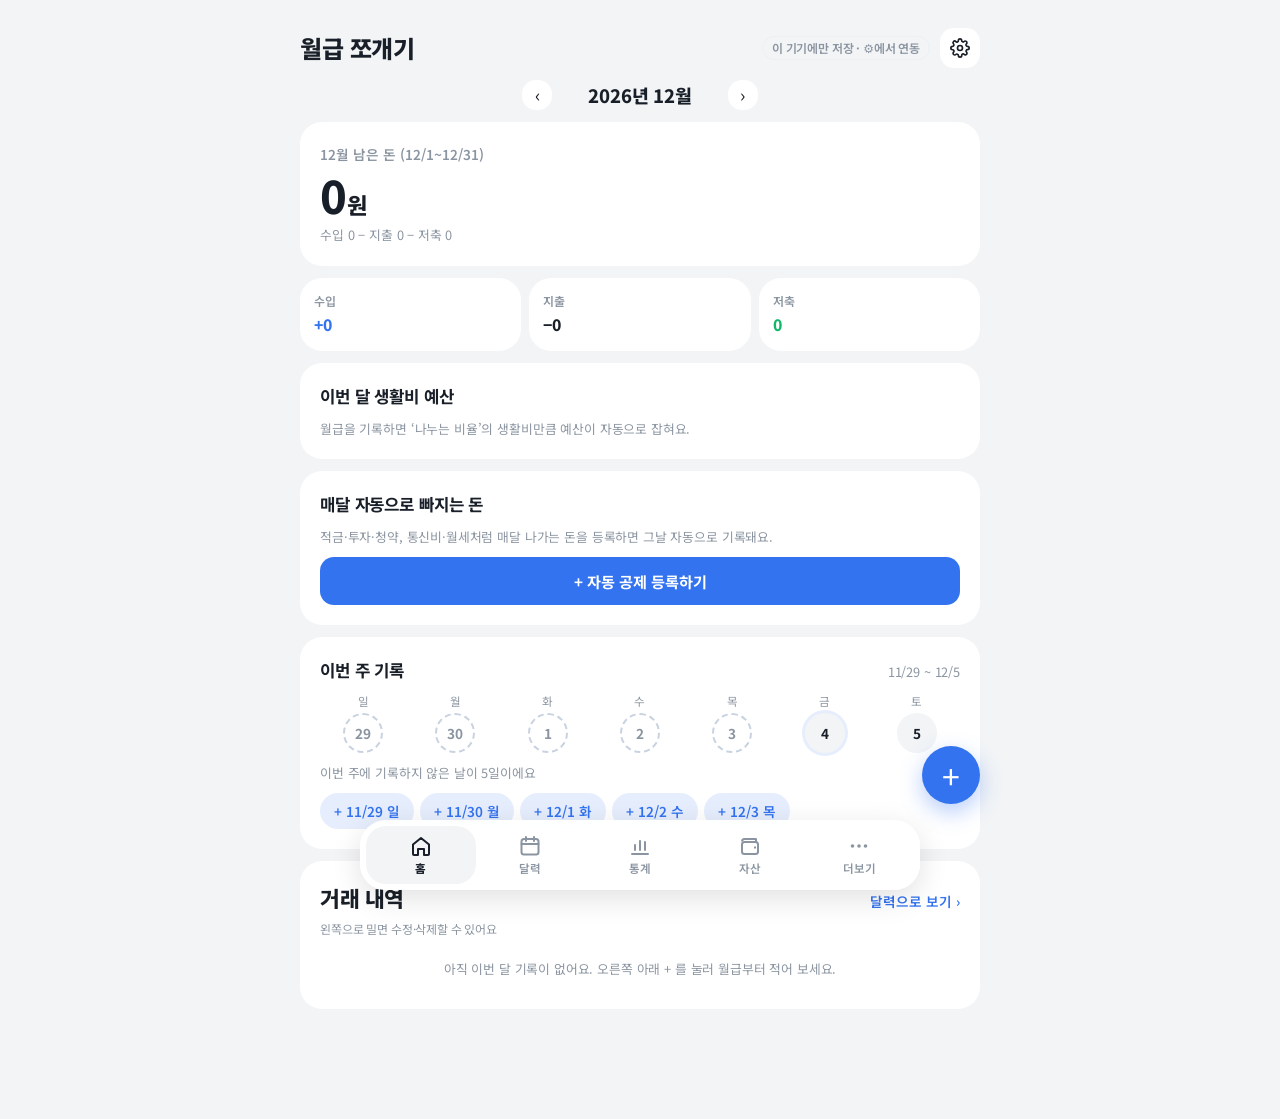
<file: index.html>
<!doctype html>
<html lang="ko">
<head>
<meta charset="utf-8">
<meta name="viewport" content="width=device-width, initial-scale=1, viewport-fit=cover">
<meta name="description" content="월급을 정해둔 비율대로 투자·저축·고정비·생활비 통장에 나눠 주는 앱">
<meta name="apple-mobile-web-app-capable" content="yes">
<meta name="mobile-web-app-capable" content="yes">
<meta name="apple-mobile-web-app-title" content="월급 쪼개기">
<meta name="apple-mobile-web-app-status-bar-style" content="default">
<meta name="application-name" content="월급 쪼개기">
<meta name="theme-color" content="#F1F4F1" media="(prefers-color-scheme: light)">
<meta name="theme-color" content="#101614" media="(prefers-color-scheme: dark)">
<meta name="format-detection" content="telephone=no">
<link rel="apple-touch-icon" sizes="180x180" href="apple-touch-icon.png">
<link rel="icon" type="image/png" sizes="192x192" href="icon-192.png">
<link rel="manifest" href="manifest.webmanifest">
<style>
:root { color-scheme: light; padding-top: env(safe-area-inset-top, 0px); padding-bottom: env(safe-area-inset-bottom, 0px); }
body { margin: 0; font: 14px system-ui, sans-serif; min-height: 100vh; overscroll-behavior-y: none; }
img { max-width: 100%; }
[hidden] { display: none !important; }
</style>
<script>
// 오프라인에서도 열리도록 서비스 워커 등록 (https 주소에서만 동작)
if ('serviceWorker' in navigator && (location.protocol === 'https:' || location.hostname === 'localhost')) {
  addEventListener('load', () => navigator.serviceWorker.register('sw.js').catch(() => {}));
}
</script>
<title>월급 쪼개기</title>
<link rel="stylesheet" href="https://fonts.googleapis.com/css2?family=Noto+Sans+KR:wght@400;500;600;700;800&display=swap">
<style>
/* Layout: 왼쪽 설정(달 선택·월급·비율) / 오른쪽 결과(월별 또는 연간), 좁으면 한 줄로 쌓임 */
:root {
  --bg: #F1F4F1; --surface: #FFFFFF; --ink: #16201C; --muted: #5C6A63; --line: #D9E0DB;
  --accent: #1E6B57; --accent-ink: #FFFFFF; --warn: #B5562A; --ok: #1E6B57; --soft: #E6EDE8;
  --c1: #1E6B57; --c2: #3A6FB0; --c3: #C08A1E; --c4: #B5562A; --c5: #7A5AA6; --c6: #4D8C8C; --c7: #8A6B4F; --c8: #A04870;
  --today: rgba(120, 190, 240, 0.28); --today-ink: #2B6E9E;
  --font-body: "IBM Plex Sans KR", "Apple SD Gothic Neo", "Malgun Gothic", system-ui, sans-serif;
  --font-num: "IBM Plex Mono", ui-monospace, "SFMono-Regular", Menlo, monospace;
}
@media (prefers-color-scheme: dark) { :root:not([data-theme="light"]) {
  --bg: #101614; --surface: #18201D; --ink: #E6ECE8; --muted: #95A39C; --line: #2A3531;
  --accent: #4FB394; --accent-ink: #0C1411; --warn: #E08A5E; --ok: #4FB394; --soft: #1F2925;
  --c1: #4FB394; --c2: #6E9DDB; --c3: #E0B04A; --c4: #E08A5E; --c5: #A88AD6; --c6: #6FB8B8; --c7: #C29C7A; --c8: #D7769E;
  --today: rgba(120, 190, 240, 0.20); --today-ink: #8CC8F0;
  color-scheme: dark; } }
:root[data-theme="dark"] {
  --bg: #101614; --surface: #18201D; --ink: #E6ECE8; --muted: #95A39C; --line: #2A3531;
  --accent: #4FB394; --accent-ink: #0C1411; --warn: #E08A5E; --ok: #4FB394; --soft: #1F2925;
  --c1: #4FB394; --c2: #6E9DDB; --c3: #E0B04A; --c4: #E08A5E; --c5: #A88AD6; --c6: #6FB8B8; --c7: #C29C7A; --c8: #D7769E;
  --today: rgba(120, 190, 240, 0.20); --today-ink: #8CC8F0;
  color-scheme: dark;
}
* { box-sizing: border-box; }
body { background: var(--bg); color: var(--ink); font-family: var(--font-body); font-size: 15px; line-height: 1.55; }
.wrap { max-width: 1120px; margin: 0 auto; padding-block: 28px 48px;
  padding-left: max(16px, env(safe-area-inset-left, 0px)); padding-right: max(16px, env(safe-area-inset-right, 0px)); }
header { position: relative; display: flex; flex-wrap: wrap; align-items: baseline; justify-content: space-between; gap: 8px 16px; margin-bottom: 20px; padding-right: 52px; }
.gear { position: absolute; top: -2px; right: 0; width: 40px; height: 40px; border-radius: 10px; border: 1px solid var(--line); background: var(--surface); color: var(--ink); display: grid; place-items: center; }
.gear:hover { border-color: var(--accent); color: var(--accent); }
.gear svg { width: 20px; height: 20px; }
/* 설정 창 */
dialog.settings { border: 1px solid var(--line); border-radius: 16px; padding: 0; width: min(440px, calc(100vw - 32px)); max-height: calc(100dvh - 48px); background: var(--surface); color: var(--ink); }
dialog.settings::backdrop { background: rgba(10, 20, 16, 0.45); }
.set-head { display: flex; justify-content: space-between; align-items: center; padding: 16px 18px; border-bottom: 1px solid var(--line); }
.set-head h2 { margin: 0; font-size: 1.05rem; }
.set-body { padding: 18px; display: flex; flex-direction: column; gap: 14px; }
.icon-now { display: flex; align-items: center; gap: 14px; }
.icon-now img { width: 72px; height: 72px; border-radius: 16px; border: 1px solid var(--line); object-fit: cover; background: var(--soft); }
.icon-grid { display: grid; grid-template-columns: repeat(4, minmax(0, 1fr)); gap: 10px; }
.icon-opt { border: 2px solid transparent; background: var(--soft); border-radius: 14px; padding: 6px; display: flex; flex-direction: column; align-items: center; gap: 4px; font-size: 0.72rem; color: var(--muted); }
.icon-opt img, .icon-opt .ph { width: 100%; aspect-ratio: 1; max-width: 100%; border-radius: 11px; object-fit: cover; }
.icon-opt .ph { display: grid; place-items: center; font-size: 1.6rem; background: var(--surface); border: 1px dashed var(--line); color: var(--muted); }
.icon-opt[aria-pressed="true"] { border-color: var(--accent); color: var(--ink); }
.set-note { margin: 0; font-size: 0.8rem; color: var(--muted); line-height: 1.6; background: var(--soft); border-radius: 10px; padding: 10px 12px; }
.set-note b { color: var(--ink); }
dialog.settings { overflow: auto; }
.set-hr { border: 0; border-top: 1px solid var(--line); margin: 4px 0; }
.set-field { display: flex; flex-direction: column; gap: 4px; font-size: 0.8rem; color: var(--muted); }
.set-field .field { text-align: left; font-size: 16px; font-family: var(--font-body); }
.set-note ol { margin: 6px 0 0; padding-left: 18px; }
#ghState { min-height: 1.2em; }
#ghState[data-s="ok"] { color: var(--ok); } #ghState[data-s="err"] { color: var(--warn); }
h1 { font-size: 1.6rem; margin: 0; letter-spacing: -0.02em; text-wrap: balance; }
header p { margin: 0; color: var(--muted); font-size: 0.9rem; }
.grid { display: grid; grid-template-columns: minmax(0, 1fr) minmax(0, 1.15fr); gap: 20px; align-items: start; }
@media (max-width: 860px) { .grid { grid-template-columns: minmax(0, 1fr); } }
.panel { background: var(--surface); border: 1px solid var(--line); border-radius: 14px; padding: 20px; display: flex; flex-direction: column; gap: 18px; min-width: 0; }
.label { font-size: 0.75rem; font-weight: 600; letter-spacing: 0.06em; color: var(--muted); }
.row { display: flex; align-items: center; gap: 8px; }
.stack { display: flex; flex-direction: column; gap: 10px; }
button { font-family: inherit; font-size: 0.85rem; cursor: pointer; }
button:focus-visible, input:focus-visible, select:focus-visible { outline: 2px solid var(--accent); outline-offset: 2px; }

/* 달 선택 */
.months { display: grid; grid-template-columns: repeat(6, minmax(0, 1fr)); gap: 6px; }
@media (max-width: 460px) { .months { grid-template-columns: repeat(4, minmax(0, 1fr)); } }
.mon { border: 1px solid var(--line); background: var(--surface); color: var(--ink); border-radius: 9px; padding: 7px 4px; display: flex; flex-direction: column; align-items: center; gap: 1px; min-width: 0; }
.mon b { font-size: 0.85rem; }
.mon span { font-family: var(--font-num); font-size: 0.7rem; color: var(--muted); font-variant-numeric: tabular-nums; white-space: nowrap; overflow: hidden; text-overflow: ellipsis; max-width: 100%; }
.mon:hover { border-color: var(--accent); }
.mon[aria-pressed="true"] { background: var(--accent); border-color: var(--accent); color: var(--accent-ink); }
.mon[aria-pressed="true"] span { color: var(--accent-ink); opacity: .85; }
.mon.empty span { color: var(--warn); }
.ynav { border: 1px solid var(--line); background: var(--surface); color: var(--ink); width: 30px; height: 30px; border-radius: 8px; font-size: 1.1rem; line-height: 1; }
.ynav:hover { border-color: var(--accent); color: var(--accent); }
.yr { font-weight: 700; font-size: 1.05rem; font-variant-numeric: tabular-nums; min-width: 4.2em; text-align: center; }
.mon.today { background: var(--today); border-color: var(--today-ink); }
.mon.today b::after { content: "이번 달"; display: block; font-size: 0.62rem; font-weight: 600; line-height: 1.2; color: var(--today-ink); }
.mon[aria-pressed="true"].today { background: var(--accent); border-color: var(--accent); box-shadow: 0 0 0 4px var(--today); }
.mon[aria-pressed="true"].today b::after { color: var(--accent-ink); }
.today-line { font-size: 0.85rem; color: var(--today-ink); font-weight: 600; background: var(--today); padding: 3px 10px; border-radius: 999px; font-variant-numeric: tabular-nums; }
@media (max-width: 460px) { .mon.today b::after { content: ""; } }

/* 월급 입력 */
.salary-input { display: flex; align-items: center; gap: 8px; border: 1.5px solid var(--line); border-radius: 10px; padding: 10px 14px; background: var(--bg); }
.salary-input:focus-within { border-color: var(--accent); }
.salary-input input { flex: 1; min-width: 0; border: 0; background: transparent; color: var(--ink); font-family: var(--font-num); font-size: 1.6rem; font-weight: 600; outline: none; text-align: right; font-variant-numeric: tabular-nums; }
.salary-input span { color: var(--muted); font-weight: 600; }
.below { display: flex; flex-wrap: wrap; justify-content: space-between; align-items: baseline; gap: 2px 12px; min-height: 1.3em; }
.reading { color: var(--muted); font-size: 0.85rem; min-width: 0; }
.annual { margin-left: auto; text-align: right; color: var(--muted); font-size: 0.75rem; font-variant-numeric: tabular-nums; }
.annual b { color: var(--ink); font-weight: 600; }
.chips { display: flex; flex-wrap: wrap; gap: 6px; }
.chip { border: 1px solid var(--line); background: var(--surface); color: var(--ink); border-radius: 999px; padding: 5px 11px; }
.chip:hover { border-color: var(--accent); color: var(--accent); }
.chip.armed { border-color: var(--warn); color: var(--warn); }

/* 세전 → 세후 */
.taxbox { border: 1px solid var(--line); border-radius: 10px; padding: 14px; background: var(--bg); display: flex; flex-direction: column; gap: 12px; }
.field { font-family: var(--font-num); font-size: 0.9rem; padding: 7px 8px; border: 1px solid var(--line); border-radius: 8px; background: var(--surface); color: var(--ink); text-align: right; min-width: 0; width: 100%; }
.ded { display: flex; flex-direction: column; font-size: 0.88rem; }
.ded div { display: flex; justify-content: space-between; gap: 8px; padding: 4px 0; }
.ded b { font-family: var(--font-num); font-weight: 500; font-variant-numeric: tabular-nums; }
.ded .dsum { border-top: 1px solid var(--line); margin-top: 4px; padding-top: 8px; color: var(--warn); }
.ded .dtot { font-weight: 700; font-size: 1rem; color: var(--accent); }
.ded .dtot b { font-weight: 600; }

/* 비율 목록 */
.cats { display: flex; flex-direction: column; gap: 8px; }
.cat { display: grid; grid-template-columns: 12px minmax(0, 1fr) 88px 30px; align-items: center; gap: 10px; }
.dot { width: 12px; height: 12px; border-radius: 3px; display: inline-block; flex: none; }
.cat input[type=text] { min-width: 0; border: 1px solid var(--line); border-radius: 8px; padding: 8px 10px; font-family: inherit; font-size: 0.95rem; background: var(--surface); color: var(--ink); }
.pct { display: flex; align-items: center; border: 1px solid var(--line); border-radius: 8px; padding: 0 8px; background: var(--surface); }
.pct input { width: 100%; min-width: 0; border: 0; background: transparent; color: var(--ink); font-family: var(--font-num); font-size: 0.95rem; text-align: right; padding: 8px 2px; outline: none; font-variant-numeric: tabular-nums; }
.del { border: 0; background: transparent; color: var(--muted); font-size: 1.1rem; width: 30px; height: 30px; border-radius: 6px; }
.del:hover { background: var(--soft); color: var(--warn); }
.add { align-self: flex-start; border: 1px dashed var(--line); background: transparent; color: var(--muted); border-radius: 8px; padding: 7px 12px; }
.add:hover { color: var(--accent); border-color: var(--accent); }
.sum { display: flex; justify-content: space-between; align-items: center; gap: 8px; padding: 10px 12px; border-radius: 10px; background: var(--soft); font-size: 0.9rem; }
.sum b { font-family: var(--font-num); font-variant-numeric: tabular-nums; }
.pill { font-size: 0.75rem; font-weight: 600; padding: 3px 9px; border-radius: 999px; border: 1px solid currentColor; white-space: nowrap; }
.pill.ok { color: var(--ok); } .pill.bad { color: var(--warn); }
.opts { display: grid; grid-template-columns: repeat(2, minmax(0, 1fr)); gap: 10px; }
@media (max-width: 420px) { .opts { grid-template-columns: minmax(0, 1fr); } }
.opts label { display: flex; flex-direction: column; gap: 4px; }
select { font-family: inherit; font-size: 0.9rem; padding: 7px 8px; border: 1px solid var(--line); border-radius: 8px; background: var(--surface); color: var(--ink); }

/* 결과 */
.seg { display: grid; grid-template-columns: repeat(4, 1fr); gap: 4px; padding: 4px; background: var(--soft); border-radius: 10px; }
.seg button { border: 0; background: transparent; color: var(--muted); padding: 8px 10px; border-radius: 7px; font-weight: 600; font-size: 0.9rem; }
.seg button[aria-selected="true"] { background: var(--surface); color: var(--ink); box-shadow: 0 1px 2px rgba(0,0,0,.12); }
.total { display: flex; justify-content: space-between; align-items: baseline; gap: 8px; flex-wrap: wrap; }

/* 가계부 */
.lg-nav { display: flex; align-items: center; justify-content: center; gap: 14px; }
.lg-nav b { font-size: 1.05rem; min-width: 8em; text-align: center; font-variant-numeric: tabular-nums; }
.ledger .sim-sens td, .ledger .sim-sens th { padding: 7px 6px; font-size: 0.78rem; }
/* 폰에서는 결과(가계부)를 설정보다 먼저 보여 줌 */
@media (max-width: 860px) { .grid > section[aria-label="결과"] { order: -1; } }
.ledger { display: flex; flex-direction: column; gap: 16px; }
.lg-sum { display: grid; grid-template-columns: repeat(2, minmax(0, 1fr)); gap: 8px; }
.lg-card { border: 1px solid var(--line); border-radius: 12px; padding: 12px; display: flex; flex-direction: column; gap: 2px; min-width: 0; }
.lg-card span { font-size: 0.75rem; color: var(--muted); font-weight: 600; }
.lg-card b { font-family: var(--font-num); font-size: 1.15rem; font-variant-numeric: tabular-nums; overflow-wrap: anywhere; }
.lg-card b small { font-size: 0.72rem; color: var(--muted); font-weight: 500; margin-left: 4px; }
.lg-card em { font-style: normal; font-size: 0.72rem; color: var(--muted); overflow-wrap: anywhere; }
.lg-card.income b { color: var(--c2); } .lg-card.save b { color: var(--accent); } .lg-card.spend b { color: var(--warn); }
.lg-card.left { background: var(--soft); border-color: transparent; } .lg-card.left.neg b { color: var(--warn); }
.seg.seg3 { grid-template-columns: repeat(3, 1fr); }
.lg-list { display: flex; flex-direction: column; border: 1px solid var(--line); border-radius: 12px; overflow: hidden; }
.lg-empty { margin: 0; padding: 16px; text-align: center; }
.lg-row { display: grid; grid-template-columns: minmax(0, 1fr) auto; align-items: center; border-bottom: 1px solid var(--line); }
.lg-row:last-child { border-bottom: 0; }
.lg-row.editing { background: var(--today); }
.lg-main { display: grid; grid-template-columns: 2.6em minmax(0, 1fr) auto; gap: 10px; align-items: center; border: 0; background: transparent; color: var(--ink); text-align: left; padding: 10px 4px 10px 12px; font: inherit; min-width: 0; }
.lg-date { font-size: 0.78rem; color: var(--muted); font-variant-numeric: tabular-nums; }
.lg-what { display: flex; flex-direction: column; min-width: 0; }
.lg-what b { font-weight: 600; font-size: 0.88rem; overflow-wrap: anywhere; }
.lg-what small { color: var(--muted); font-size: 0.75rem; overflow-wrap: anywhere; }
.lg-what small:empty { display: none; }
.lg-amt { font-family: var(--font-num); font-weight: 600; font-variant-numeric: tabular-nums; white-space: nowrap; }
.lg-row.income .lg-amt { color: var(--c2); } .lg-row.save .lg-amt { color: var(--accent); } .lg-row.spend .lg-amt { color: var(--ink); }
.lg-row .del { margin-right: 6px; }
.lg-row .del.armed { width: auto; padding: 0 8px; color: var(--warn); background: var(--soft); font-size: 0.78rem; }
.lg-total { display: flex; flex-direction: column; gap: 2px; }
.lg-total b { font-family: var(--font-num); font-size: 1.8rem; color: var(--accent); font-variant-numeric: tabular-nums; letter-spacing: -0.02em; }
.lg-total span { font-size: 0.82rem; color: var(--muted); }
.lg-bar { height: 12px; border-radius: 6px; background: var(--soft); overflow: hidden; }
.lg-bar div { height: 100%; background: var(--accent); border-radius: 6px; transition: width .3s ease; }
.lg-accs { display: flex; flex-direction: column; gap: 10px; }
.lg-acc { display: flex; flex-direction: column; gap: 4px; }
.lg-acc-top { display: flex; justify-content: space-between; gap: 8px; font-size: 0.88rem; }
.lg-acc-top b { font-weight: 600; }
.lg-acc-amt { font-family: var(--font-num); font-weight: 600; font-variant-numeric: tabular-nums; white-space: nowrap; }
.lg-acc-bar { height: 6px; border-radius: 3px; background: var(--soft); overflow: hidden; }
.lg-acc-bar div { height: 100%; border-radius: 3px; }
.lg-acc-sub { display: flex; justify-content: space-between; gap: 8px; flex-wrap: wrap; font-size: 0.72rem; color: var(--muted); }
@media (prefers-reduced-motion: reduce) { .lg-bar div { transition: none; } }
/* 1억 시뮬레이터 */
.sim { display: flex; flex-direction: column; gap: 16px; }
.sim-in { display: grid; grid-template-columns: repeat(2, minmax(0, 1fr)); gap: 10px; }
@media (max-width: 420px) { .sim-in { grid-template-columns: minmax(0, 1fr); } }
.sim-in label { display: flex; flex-direction: column; gap: 4px; font-size: 0.78rem; color: var(--muted); min-width: 0; }
.sim-in .field { font-size: 16px; }
.sim-in .wide { grid-column: 1 / -1; }
.sim-picks { display: flex; flex-wrap: wrap; gap: 6px; }
.sim-picks .chip[aria-pressed="true"] { background: var(--accent); border-color: var(--accent); color: var(--accent-ink); }
.sim-month { display: flex; align-items: center; gap: 8px; }
.sim-month .field { flex: 1; }
.sim-cards { display: flex; flex-direction: column; gap: 8px; }
.sim-card { display: grid; grid-template-columns: 12px minmax(0, 1fr) auto; gap: 2px 10px; align-items: center; padding: 12px; border: 1px solid var(--line); border-radius: 12px; }
.sim-card.rec { border-color: var(--accent); box-shadow: 0 0 0 1px var(--accent) inset; }
.sim-card .nm { font-weight: 600; overflow-wrap: anywhere; }
.sim-card .when { font-family: var(--font-num); font-weight: 600; text-align: right; font-variant-numeric: tabular-nums; }
.sim-card .sub2 { grid-column: 2 / 4; display: flex; flex-wrap: wrap; justify-content: space-between; gap: 2px 10px; font-size: 0.78rem; color: var(--muted); }
.risk { font-size: 0.68rem; font-weight: 700; padding: 1px 7px; border-radius: 999px; border: 1px solid currentColor; margin-left: 6px; white-space: nowrap; }
.risk.low { color: var(--ok); } .risk.mid { color: var(--c3); } .risk.high { color: var(--warn); }
.rec-tag { font-size: 0.68rem; font-weight: 700; color: var(--accent-ink); background: var(--accent); padding: 1px 7px; border-radius: 999px; margin-left: 6px; }
.sim-chart { width: 100%; height: auto; display: block; }
.sim-chart text { fill: var(--muted); font-size: 11px; font-family: var(--font-body); }
.sim-chart .grid { stroke: var(--line); stroke-width: 1; }
.sim-chart .goal { stroke: var(--ink); stroke-dasharray: 4 4; stroke-width: 1.2; }
.sim-legend { display: flex; flex-wrap: wrap; gap: 4px 12px; font-size: 0.75rem; color: var(--muted); }
.sim-legend span { display: inline-flex; align-items: center; gap: 5px; }
.sim-sens { width: 100%; border-collapse: collapse; font-size: 0.82rem; }
.sim-sens td, .sim-sens th { padding: 7px 8px; border-bottom: 1px solid var(--line); text-align: right; }
.sim-sens th { color: var(--muted); font-weight: 600; background: var(--soft); }
.sim-sens td:first-child, .sim-sens th:first-child { text-align: left; }
.sim-sens tr.me td { font-weight: 700; color: var(--accent); }
.sim-tips { margin: 0; padding-left: 18px; font-size: 0.85rem; display: flex; flex-direction: column; gap: 6px; }
.sim-src { font-size: 0.75rem; color: var(--muted); display: flex; flex-direction: column; gap: 3px; }
.sim-src a { color: var(--muted); }
/* 시뮬레이터 v2: 계좌·배분 */
.sim-sec { display: flex; flex-direction: column; gap: 10px; padding: 14px; border: 1px solid var(--line); border-radius: 12px; }
.sim-sec-h { display: flex; justify-content: space-between; align-items: baseline; gap: 8px; flex-wrap: wrap; }
.acc-list { display: flex; flex-direction: column; gap: 8px; }
.acc { display: grid; grid-template-columns: 12px minmax(0, 1.2fr) minmax(0, 1fr) minmax(0, 1.2fr) 30px; gap: 8px; align-items: center; }
.acc select, .acc .field { min-width: 0; width: 100%; font-size: 16px; }
.acc .num { text-align: right; font-family: var(--font-num); }
@media (max-width: 460px) {
  .acc { grid-template-columns: 12px minmax(0, 1fr) minmax(0, 1fr) 30px; padding-bottom: 8px; border-bottom: 1px dashed var(--line); }
  .acc select { grid-column: 2 / 4; grid-row: 1; } .acc .del { grid-column: 4; grid-row: 1; }
  .acc .field:not(.num) { grid-column: 2; grid-row: 2; } .acc .num { grid-column: 3; grid-row: 2; }
}
.sim-sens td:first-child { position: static; background: transparent; }
.alloc-list { display: flex; flex-direction: column; gap: 12px; }
.alloc { display: flex; flex-direction: column; gap: 2px; }
.alloc-top { display: flex; justify-content: space-between; align-items: baseline; gap: 4px 10px; flex-wrap: wrap; font-size: 0.85rem; }
.alloc-top small { color: var(--muted); font-size: 0.72rem; }
.alloc-amt { font-family: var(--font-num); font-variant-numeric: tabular-nums; color: var(--muted); font-size: 0.82rem; }
.alloc-amt b { color: var(--ink); display: inline-block; min-width: 2.6em; text-align: right; }
.alloc-amt { display: inline-flex; align-items: center; gap: 4px; }
.alloc-in { width: 7.5em; padding: 5px 8px; text-align: right; font-family: var(--font-num); font-size: 16px; }
.alloc input[type="range"] { width: 100%; height: 30px; accent-color: var(--c); margin: 0; }
.alloc-warn { font-size: 0.75rem; color: var(--warn); }
.alloc-warn:empty { display: none; }
.chk { display: flex; gap: 8px; align-items: flex-start; font-size: 0.82rem; color: var(--muted); }
.chk input { margin-top: 3px; }
.plan { display: flex; flex-direction: column; gap: 10px; padding: 16px; border-radius: 12px; background: var(--soft); }
.plan-top { display: flex; flex-direction: column; gap: 2px; }
.plan-big { font-family: var(--font-num); font-size: 1.8rem; font-weight: 600; color: var(--accent); letter-spacing: -0.02em; }
.plan-when { font-size: 0.85rem; color: var(--muted); }
.plan .sim-sens small { color: var(--muted); }
button.sim-card { background: var(--surface); color: var(--ink); font: inherit; text-align: left; cursor: pointer; width: 100%; }
button.sim-card:hover { border-color: var(--accent); }
.total .big { font-family: var(--font-num); font-size: 1.9rem; font-weight: 600; font-variant-numeric: tabular-nums; letter-spacing: -0.02em; }
.bar { display: flex; height: 18px; border-radius: 6px; overflow: hidden; background: var(--soft); }
.bar div { height: 100%; transition: width .25s ease; }
.bar div + div { border-left: 2px solid var(--surface); }
.results { display: flex; flex-direction: column; }
.res { display: grid; grid-template-columns: 12px minmax(0, 1fr) auto; gap: 4px 12px; align-items: center; padding: 13px 0; border-bottom: 1px solid var(--line); }
.res:last-child { border-bottom: 0; }
.res .name { font-weight: 600; overflow-wrap: anywhere; }
.res .name small { color: var(--muted); font-weight: 500; margin-left: 6px; font-family: var(--font-num); }
.res .amt { font-family: var(--font-num); font-size: 1.15rem; font-weight: 600; text-align: right; font-variant-numeric: tabular-nums; }
.res .sub { grid-column: 2 / 4; display: flex; justify-content: space-between; gap: 8px; color: var(--muted); font-size: 0.8rem; }
.res.unassigned .name, .res.unassigned .amt { color: var(--warn); }
.res.actsum .name, .res.actsum .amt { color: var(--muted); }
/* 실제 금액 입력 줄 */
.catwrap { display: flex; flex-direction: column; gap: 6px; padding-bottom: 10px; border-bottom: 1px dashed var(--line); }
.catwrap:last-child { border-bottom: 0; }
.act { display: grid; grid-template-columns: 12px auto minmax(0, 150px) minmax(0, 1fr); gap: 6px 10px; align-items: center; font-size: 0.8rem; color: var(--muted); }
.act label { white-space: nowrap; }
.act .pct span { color: var(--muted); font-size: 0.8rem; }
.diff { text-align: right; font-variant-numeric: tabular-nums; font-weight: 600; overflow-wrap: anywhere; }
.diff.none { font-weight: 400; color: var(--muted); }
.diff.same { color: var(--ok); }
.diff.more { color: var(--warn); }
.diff.less { color: var(--c2); }
@media (max-width: 420px) { .act { grid-template-columns: 12px auto minmax(0, 1fr); } .act .diff { grid-column: 2 / 4; text-align: left; } }

.table-wrap { overflow-x: auto; border: 1px solid var(--line); border-radius: 10px; }
table { border-collapse: collapse; width: 100%; font-size: 0.82rem; }
th, td { padding: 8px 10px; text-align: right; white-space: nowrap; border-bottom: 1px solid var(--line); font-variant-numeric: tabular-nums; }
td { font-family: var(--font-num); }
th { font-weight: 600; color: var(--muted); background: var(--soft); position: sticky; top: 0; }
th:first-child, td:first-child { text-align: left; font-family: var(--font-body); font-weight: 600; color: var(--ink); position: sticky; left: 0; background: var(--surface); }
th:first-child { background: var(--soft); }
th .dot { margin-right: 5px; vertical-align: -1px; }
tbody tr { cursor: pointer; }
tbody tr:hover td { background: var(--soft); }
tbody tr.cur td:first-child { color: var(--accent); }
tbody tr.today td, tbody tr.today td:first-child { background-image: linear-gradient(var(--today), var(--today)); }
tbody td.zero { color: var(--muted); }
tfoot td { font-weight: 600; border-bottom: 0; background: var(--soft); }
tfoot td:first-child { background: var(--soft); }

.note { color: var(--muted); font-size: 0.8rem; margin: 0; }
.actions { display: flex; flex-wrap: wrap; gap: 8px; }
.btn { border: 0; background: var(--accent); color: var(--accent-ink); border-radius: 9px; padding: 9px 16px; font-weight: 600; }
.btn.ghost { background: transparent; color: var(--ink); border: 1px solid var(--line); }
.btn.ghost:hover { border-color: var(--accent); }
.toast { font-size: 0.85rem; color: var(--accent); min-height: 1.2em; }
textarea.fallback { width: 100%; min-height: 140px; font-family: var(--font-num); font-size: 0.8rem; border: 1px solid var(--line); border-radius: 8px; padding: 8px; background: var(--bg); color: var(--ink); }
@media (prefers-reduced-motion: reduce) { .bar div { transition: none; } }
/* 동기화 상태 */
.sync { display: inline-block; margin-left: 6px; font-size: 0.75rem; font-weight: 600; padding: 2px 9px; border-radius: 999px; border: 1px solid var(--line); color: var(--muted); white-space: nowrap; }
.sync[data-s="ok"] { color: var(--ok); border-color: currentColor; }
.sync[data-s="err"] { color: var(--warn); border-color: currentColor; }
.move { border-top: 1px solid var(--line); padding-top: 12px; display: flex; flex-direction: column; gap: 10px; }
.move summary { cursor: pointer; color: var(--muted); font-size: 0.85rem; font-weight: 600; }
.move[open] { gap: 10px; }
.move > * + * { margin-top: 10px; }
/* 아이폰: 입력칸 누를 때 확대 방지(16px 이상), 탭 반응 */
html { -webkit-text-size-adjust: 100%; }
button, select { -webkit-tap-highlight-color: transparent; touch-action: manipulation; }
@media (max-width: 860px) {
  .cat input[type=text], .pct input, select, .field, textarea.fallback { font-size: 16px; }
  .chip { padding: 7px 12px; }
  .del { width: 36px; height: 36px; }
  .cat { grid-template-columns: 12px minmax(0, 1fr) 84px 36px; }
}

/* ══ 앱 화면 ══ */
.wrap { padding-bottom: calc(110px + env(safe-area-inset-bottom, 0px)); }
.page:not(#pg-more) { max-width: 680px; margin: 0 auto; display: flex; flex-direction: column; gap: 14px; }
.topbar { display: flex; align-items: center; gap: 10px; }
.app-title { font-size: 1.35rem; letter-spacing: -0.02em; margin-right: auto; }
.topbar .gear { position: static; }
.mnav { display: flex; align-items: center; justify-content: center; gap: 14px; }
.mnav-t { font-size: 1.05rem; min-width: 8em; text-align: center; font-variant-numeric: tabular-nums; }
.hero { display: flex; flex-direction: column; gap: 4px; padding: 6px 2px; }
.hero-num { font-family: var(--font-num); font-size: clamp(2rem, 9vw, 2.8rem); font-weight: 600; letter-spacing: -0.03em; font-variant-numeric: tabular-nums; line-height: 1.15; }
.hero-num small { font-family: var(--font-body); font-size: 0.5em; margin-left: 2px; }
.hero-num.neg { color: var(--warn); }
.card { background: var(--surface); border: 1px solid var(--line); border-radius: 16px; padding: 16px; display: flex; flex-direction: column; gap: 10px; min-width: 0; }
.card-h { display: flex; justify-content: space-between; align-items: baseline; gap: 8px; flex-wrap: wrap; }
.card-h b { font-size: 1rem; }
.card-btn { text-align: left; font: inherit; color: var(--ink); cursor: pointer; }
.card-btn:hover { border-color: var(--accent); }
.link { border: 0; background: transparent; color: var(--accent); font-weight: 600; padding: 0; }
.note.empty { margin: 0; padding: 10px 0; text-align: center; }
.inbox-card { flex-direction: row; align-items: center; gap: 12px; background: var(--today); border-color: transparent; }
.inbox-card .ib-ic { width: 38px; height: 38px; border-radius: 50%; background: var(--accent); color: var(--accent-ink); display: grid; place-items: center; font-weight: 700; flex: none; }
.inbox-card > span:nth-child(2) { display: flex; flex-direction: column; flex: 1; min-width: 0; }
.inbox-card small { color: var(--muted); }
.inbox-card .go { color: var(--accent); font-weight: 600; white-space: nowrap; font-size: 0.85rem; }
.trio { display: grid; grid-template-columns: repeat(3, minmax(0, 1fr)); gap: 8px; }
.tile { border: 1px solid var(--line); border-radius: 14px; padding: 12px; display: flex; flex-direction: column; gap: 2px; background: var(--surface); min-width: 0; }
.tile span { font-size: 0.75rem; color: var(--muted); font-weight: 600; }
.tile b { font-family: var(--font-num); font-size: clamp(0.74rem, 3.4vw, 0.98rem); font-variant-numeric: tabular-nums; white-space: nowrap; letter-spacing: -0.03em; }
.tile.income b { color: var(--c2); } .tile.save b { color: var(--accent); }
.bud-num { font-size: 1.25rem; font-weight: 700; } .bud-num.over { color: var(--warn); }
.week { display: grid; grid-template-columns: repeat(7, minmax(0, 1fr)); gap: 6px; }
.wd { border: 0; background: transparent; display: flex; flex-direction: column; align-items: center; gap: 4px; color: var(--ink); padding: 0; }
.wd small { color: var(--muted); font-size: 0.72rem; }
.wd span { width: 38px; height: 38px; max-width: 100%; border-radius: 50%; display: grid; place-items: center; font-weight: 600; background: var(--soft); font-variant-numeric: tabular-nums; }
.wd.rec span { background: var(--accent); color: var(--accent-ink); }
.wd.miss span { background: transparent; border: 2px dashed var(--line); color: var(--muted); }
.wd.today span { box-shadow: 0 0 0 3px var(--today); }
.week-miss { display: flex; flex-wrap: wrap; gap: 6px; }
.week-miss .chip { color: var(--accent); background: var(--today); border-color: transparent; font-weight: 600; }
.tx-list { display: flex; flex-direction: column; }
.tx { display: grid; grid-template-columns: auto 34px minmax(0, 1fr) auto; gap: 10px; align-items: center; border: 0; border-bottom: 1px solid var(--line); background: transparent; color: var(--ink); padding: 10px 0; text-align: left; font: inherit; width: 100%; }
.tx:last-child { border-bottom: 0; }
.tx.nodate { grid-template-columns: 34px minmax(0, 1fr) auto; }
.tx-d { font-size: 0.75rem; color: var(--muted); min-width: 2.6em; font-variant-numeric: tabular-nums; }
.tx-ic { width: 34px; height: 34px; border-radius: 10px; background: var(--soft); display: grid; place-items: center; font-weight: 700; font-size: 0.85rem; color: var(--muted); }
.tx.income .tx-ic { color: var(--c2); } .tx.save .tx-ic { color: var(--accent); }
.tx-w { display: flex; flex-direction: column; min-width: 0; }
.tx-w b { font-weight: 600; font-size: 0.9rem; overflow-wrap: anywhere; }
.tx-w small { color: var(--muted); font-size: 0.75rem; overflow-wrap: anywhere; } .tx-w small:empty { display: none; }
.tx-a { font-family: var(--font-num); font-weight: 600; white-space: nowrap; font-variant-numeric: tabular-nums; }
.tx.income .tx-a { color: var(--c2); } .tx.save .tx-a { color: var(--accent); }
.duo { display: grid; grid-template-columns: repeat(3, minmax(0, 1fr)); gap: 8px; }
.duo div { display: flex; flex-direction: column; gap: 2px; min-width: 0; }
.duo span { font-size: 0.78rem; color: var(--muted); }
.duo b { font-family: var(--font-num); font-size: clamp(0.76rem, 3.5vw, 1.02rem); font-variant-numeric: tabular-nums; white-space: nowrap; letter-spacing: -0.03em; }
.duo b.inc { color: var(--c2); } .duo b.sav { color: var(--accent); }
.cal-opts { display: flex; justify-content: flex-end; }
.cal { display: grid; grid-template-columns: repeat(7, minmax(0, 1fr)); gap: 2px; }
.cal-w { text-align: center; font-size: 0.78rem; color: var(--muted); padding: 4px 0; font-weight: 600; }
.cal-w.sun, .cal-n.sun { color: #D9534F; } .cal-w.sat, .cal-n.sat { color: var(--c2); }
.cal-d { border: 0; background: transparent; color: var(--ink); display: flex; flex-direction: column; align-items: center; gap: 1px; padding: 6px 0 8px; min-height: 66px; border-radius: 12px; font: inherit; min-width: 0; }
.cal-d.sel { background: var(--soft); }
.cal-n { width: 28px; height: 28px; border-radius: 50%; display: grid; place-items: center; font-size: 0.88rem; font-weight: 600; font-variant-numeric: tabular-nums; }
.cal-d.today .cal-n { background: var(--accent); color: var(--accent-ink); }
.c-sp, .c-in, .c-sv { font-size: 0.68rem; font-family: var(--font-num); font-variant-numeric: tabular-nums; white-space: nowrap; letter-spacing: -0.03em; max-width: 100%; overflow: hidden; }
.c-sp { color: var(--ink); } .c-in { color: var(--c2); } .c-sv { color: var(--accent); }
.c-sch { font-size: 0.62rem; color: var(--muted); background: var(--today); border-radius: 999px; padding: 0 5px; }
.big-q { margin: 0; font-size: 1.45rem; line-height: 1.35; letter-spacing: -0.02em; text-wrap: balance; }
.big-q .hl { color: var(--accent); } .big-q .hl.warn { color: var(--warn); }
.bars { display: flex; flex-direction: column; gap: 12px; }
.bar-row { display: flex; flex-direction: column; gap: 4px; }
.bar-top { display: flex; justify-content: space-between; gap: 8px; font-size: 0.88rem; }
.bar-top small { color: var(--muted); }
.bar-row > small { font-size: 0.72rem; color: var(--muted); } .bar-row > small.up { color: var(--warn); }
.rank { color: var(--accent); }
.sim-chart.big text { font-size: 19px; }
.bars-svg text.hi { fill: var(--accent); font-weight: 700; }
.acc-cards { display: flex; flex-direction: column; gap: 8px; }
.acc-card { display: grid; grid-template-columns: 40px minmax(0, 1fr) auto; gap: 12px; align-items: center; padding: 12px; border-radius: 14px; border: 1px solid var(--line); border-left: 5px solid var(--ac); }
.acc-ic { width: 40px; height: 40px; border-radius: 12px; display: grid; place-items: center; background: var(--soft); color: var(--ac); font-weight: 700; }
.acc-w { display: flex; flex-direction: column; min-width: 0; } .acc-w b { overflow-wrap: anywhere; } .acc-w small { color: var(--muted); font-size: 0.75rem; }
.acc-v { font-family: var(--font-num); font-weight: 600; font-variant-numeric: tabular-nums; white-space: nowrap; }
.menu { display: grid; grid-template-columns: repeat(2, minmax(0, 1fr)); gap: 10px; margin-bottom: 18px; }
@media (max-width: 520px) { .menu { grid-template-columns: minmax(0, 1fr); } }
.menu-i { display: flex; flex-direction: column; gap: 2px; text-align: left; border: 1px solid var(--line); background: var(--surface); color: var(--ink); border-radius: 14px; padding: 14px; font: inherit; cursor: pointer; }
.menu-i:hover { border-color: var(--accent); } .menu-i span { font-size: 0.8rem; color: var(--muted); }
.sec-t { font-size: 1rem; margin: 6px 0 12px; color: var(--muted); }
#pg-more > header { margin-top: 0; }
/* 아래 탭 */
.tabbar { position: fixed; left: 0; right: 0; bottom: 0; z-index: 20; display: grid; grid-template-columns: repeat(5, 1fr); background: var(--surface); border-top: 1px solid var(--line);
  padding: 6px max(8px, env(safe-area-inset-right, 0px)) calc(6px + env(safe-area-inset-bottom, 0px)) max(8px, env(safe-area-inset-left, 0px)); }
.tabbar button { border: 0; background: transparent; color: var(--muted); display: flex; flex-direction: column; align-items: center; gap: 2px; padding: 6px 0; font-size: 0.72rem; font-weight: 600; border-radius: 12px; }
.tabbar svg { width: 24px; height: 24px; }
.tabbar button[aria-current="page"] { color: var(--accent); background: var(--soft); }
@media (min-width: 861px) { .tabbar { left: 50%; right: auto; transform: translateX(-50%); width: min(560px, calc(100% - 32px)); bottom: 14px; border: 1px solid var(--line); border-radius: 18px; box-shadow: 0 6px 24px rgba(0,0,0,.08); padding-bottom: 6px; } }
.fab { position: fixed; z-index: 21; right: max(18px, env(safe-area-inset-right, 0px)); bottom: calc(84px + env(safe-area-inset-bottom, 0px)); width: 58px; height: 58px; border-radius: 50%; border: 0; background: var(--accent); color: var(--accent-ink); font-size: 2rem; line-height: 1; box-shadow: 0 6px 18px rgba(0,0,0,.2); }
@media (min-width: 861px) { .fab { right: calc(50% - 340px); bottom: 96px; } }
/* 시트 */
dialog.sheet { border: 0; padding: 0; margin: auto auto 0; width: min(560px, 100%); max-width: 100%; max-height: 92dvh; border-radius: 20px 20px 0 0; background: var(--surface); color: var(--ink); overflow: auto; }
@media (min-width: 861px) { dialog.sheet { margin: auto; border-radius: 20px; } }
dialog.sheet::backdrop { background: rgba(10, 20, 16, 0.45); }
.sheet-h { position: sticky; top: 0; z-index: 1; display: flex; justify-content: space-between; align-items: center; padding: 14px 18px; background: var(--surface); border-bottom: 1px solid var(--line); }
.sheet-h b { font-size: 1.05rem; }
.sheet-b { padding: 16px 18px calc(22px + env(safe-area-inset-bottom, 0px)); display: flex; flex-direction: column; gap: 14px; }
.seg.seg2 { grid-template-columns: repeat(2, 1fr); }
.qa-text { width: 100%; font-family: var(--font-body); font-size: 16px; text-align: left; resize: vertical; min-height: 84px; line-height: 1.5; }
.qa-prev { display: flex; flex-direction: column; gap: 8px; }
.qa-item, .ib-item { border: 1px solid var(--line); border-radius: 12px; padding: 10px 12px; display: flex; flex-direction: column; gap: 8px; }
.qa-item.income { border-left: 4px solid var(--c2); } .qa-item.save { border-left: 4px solid var(--accent); } .qa-item.spend { border-left: 4px solid var(--warn); }
.qa-top { display: flex; justify-content: space-between; align-items: center; gap: 10px; }
.qa-top b { font-family: var(--font-num); white-space: nowrap; }
.qa-memo { font-weight: 600; overflow-wrap: anywhere; }
.qa-cats .chip, .qa-kinds .chip, .ib-cats .chip { font-size: 0.78rem; padding: 5px 10px; }
.chip.ghosty { border-style: dashed; color: var(--muted); }
.ib-m { display: block; } .ib-d { color: var(--muted); } .ib-raw { color: var(--muted); font-size: 0.72rem; overflow-wrap: anywhere; } .ib-raw:empty { display: none; }
.ib-amt { width: 8.5em; text-align: right; font-family: var(--font-num); font-size: 16px; }
.inbox-list, .recur-list { display: flex; flex-direction: column; gap: 8px; }
.recur-top { display: flex; flex-direction: column; gap: 2px; }
.recur-i { display: grid; grid-template-columns: 3.2em minmax(0, 1fr) auto 36px; gap: 10px; align-items: center; padding: 10px 12px; border: 1px solid var(--line); border-radius: 12px; }
.rc-dd { font-size: 0.75rem; font-weight: 700; color: var(--accent); background: var(--today); border-radius: 999px; text-align: center; padding: 2px 0; }
.recur-i .del.armed { width: auto; padding: 0 6px; color: var(--warn); font-size: 0.72rem; }
.auto-st { font-size: 0.82rem; padding: 10px 12px; border-radius: 10px; background: var(--soft); color: var(--muted); } .auto-st.ok { color: var(--ok); }
.auto-steps { margin: 0; padding-left: 20px; display: flex; flex-direction: column; gap: 10px; font-size: 0.86rem; line-height: 1.6; }
.auto-steps code { font-family: var(--font-num); font-size: 0.78rem; background: var(--soft); padding: 1px 5px; border-radius: 5px; overflow-wrap: anywhere; }
.auto-steps code.code { display: block; margin-top: 4px; padding: 6px 8px; }
.chip.cp { padding: 2px 9px; font-size: 0.75rem; margin-left: 4px; }

.photo-drop { display: flex; flex-direction: column; align-items: center; gap: 4px; padding: 26px 16px; border: 2px dashed var(--line); border-radius: 16px; background: var(--soft); cursor: pointer; text-align: center; }
.photo-drop:hover { border-color: var(--accent); }
.photo-drop .ph-ic { font-size: 2rem; } .photo-drop small { color: var(--muted); }
.ph-status { display: flex; flex-direction: column; gap: 6px; }
.ph-thumbs { display: flex; gap: 8px; flex-wrap: wrap; } .ph-thumbs:empty { display: none; }
.ph-th { width: 64px; height: 110px; border-radius: 10px; background: var(--soft) center/cover no-repeat; border: 1px solid var(--line); }

/* ══ 새 디자인 (밝고 깔끔한 카드형) ══ */
:root {
  --bg: #F2F4F6; --surface: #FFFFFF; --ink: #191F28; --muted: #8B95A1; --line: #EDF0F3; --soft: #F2F4F6;
  --accent: #3373F0; --accent-ink: #FFFFFF; --warn: #F04452; --ok: #12B76A; --save: #12B76A;
  --c1: #3373F0; --c2: #3373F0; --c3: #F5A524; --c4: #F04452; --c5: #8B5CF6; --c6: #14B8A6; --c7: #EC6A2C; --c8: #E04F8E;
  --today: rgba(51, 115, 240, 0.12); --today-ink: #3373F0;
  --font-body: "Noto Sans KR", "Apple SD Gothic Neo", system-ui, sans-serif; --font-num: "Noto Sans KR", "Apple SD Gothic Neo", system-ui, sans-serif;
}
@media (prefers-color-scheme: dark) { :root:not([data-theme="light"]) {
  --bg: #0E0F12; --surface: #1A1C21; --ink: #F2F4F6; --muted: #8B95A1; --line: #262930; --soft: #22252B;
  --accent: #5B8DF6; --accent-ink: #0E0F12; --warn: #FF6B76; --ok: #34D399; --save: #34D399;
  --c1: #5B8DF6; --c2: #5B8DF6; --c3: #F7B84B; --c4: #FF6B76; --c5: #A78BFA; --c6: #2DD4BF; --c7: #F58A52; --c8: #F472B6;
  --today: rgba(91, 141, 246, 0.18); --today-ink: #8FB2FA; color-scheme: dark; } }
:root[data-theme="dark"] {
  --bg: #0E0F12; --surface: #1A1C21; --ink: #F2F4F6; --muted: #8B95A1; --line: #262930; --soft: #22252B;
  --accent: #5B8DF6; --accent-ink: #0E0F12; --warn: #FF6B76; --ok: #34D399; --save: #34D399;
  --c1: #5B8DF6; --c2: #5B8DF6; --c3: #F7B84B; --c4: #FF6B76; --c5: #A78BFA; --c6: #2DD4BF; --c7: #F58A52; --c8: #F472B6;
  --today: rgba(91, 141, 246, 0.18); --today-ink: #8FB2FA; color-scheme: dark;
}
body { font-family: var(--font-body); letter-spacing: -0.01em; -webkit-font-smoothing: antialiased; }
.page:not(#pg-more) { gap: 12px; }
.card, .panel, .sim-sec, .menu-i, .tile, .acc-card, .recur-i, .qa-item, .ib-item { border: 0; border-radius: 22px; box-shadow: none; }
.card { padding: 20px; }
.card-h b { font-size: 1.05rem; font-weight: 700; }
.sec-big { font-size: 1.35rem !important; font-weight: 800 !important; letter-spacing: -0.02em; }
.app-title { font-size: 1.5rem; font-weight: 800; }
.topbar .gear, .gear, .ynav { border: 0; background: var(--surface); border-radius: 14px; }
.mnav-t { font-weight: 800; font-size: 1.15rem; }
.hero { background: var(--surface); border-radius: 22px; padding: 22px 20px; }
.hero .label { font-size: 0.85rem; letter-spacing: 0; text-transform: none; }
.hero-num { font-weight: 800; letter-spacing: -0.035em; font-family: var(--font-body); }
.label { letter-spacing: 0; }
.trio { gap: 8px; } .tile { padding: 14px; background: var(--surface); }
.tile b { font-weight: 800; font-family: var(--font-body); } .tile.save b { color: var(--save); }
.tile.income b { color: var(--accent); }
.lg-bar { height: 10px; background: var(--soft); } .lg-bar div { border-radius: 6px; }
.bud-num { font-weight: 800; font-size: 1.35rem; letter-spacing: -0.02em; }
/* 주간 */
.wd span { width: 40px; height: 40px; font-weight: 700; background: var(--soft); }
.wd.rec span { background: var(--accent); }
.wd.miss span { border-color: #C9D3E0; }
.week-miss .chip { background: var(--today); color: var(--accent); border: 0; padding: 8px 14px; border-radius: 999px; }
/* 거래 내역 */
.sw-hint { margin: -4px 0 0; font-size: 0.75rem; }
.tx-day { display: flex; justify-content: space-between; align-items: baseline; padding: 18px 2px 6px; font-size: 0.88rem; color: var(--muted); font-weight: 500; }
.tx-day:first-child { padding-top: 4px; }
.sw { position: relative; overflow: hidden; border-radius: 16px; touch-action: pan-y; }
.sw-act { position: absolute; inset: 0 0 0 auto; width: 148px; display: grid; grid-template-columns: 1fr 1fr; visibility: hidden; }
.sw.show .sw-act, .sw.open .sw-act { visibility: visible; }
.sw-act button { border: 0; color: #fff; display: flex; flex-direction: column; align-items: center; justify-content: center; gap: 4px; font-size: 1.15rem; font-weight: 700; }
.sw-act button span { font-size: 0.78rem; }
.sw-edit { background: #3373F0; } .sw-del { background: #E5484D; }
.tx { position: relative; z-index: 1; display: grid; grid-template-columns: 48px minmax(0, 1fr) auto; gap: 14px; align-items: center; padding: 12px 2px; background: var(--surface); border: 0; cursor: pointer; user-select: none; -webkit-user-select: none; }
.tx:focus-visible { outline: 2px solid var(--accent); outline-offset: -2px; }
.tx-ic { width: 48px; height: 48px; border-radius: 15px; display: grid; place-items: center; font-size: 1.45rem; }
.tx-w b { font-size: 1rem; font-weight: 700; }
.tx-w small { font-size: 0.82rem; margin-top: 2px; }
.tx-a { font-size: 1.02rem; font-weight: 800; font-family: var(--font-body); letter-spacing: -0.02em; }
.tx.spend .tx-a { color: var(--ink); } .tx.income .tx-a { color: var(--accent); } .tx.save .tx-a { color: var(--save); }
.tx-list { gap: 0; }
@media (prefers-color-scheme: dark) { :root:not([data-theme="light"]) .tx-ic { filter: saturate(.9) brightness(.9); } }
/* 달력 */
.duo b { font-weight: 800; font-family: var(--font-body); } .duo b.inc { color: var(--accent); } .duo b.sav { color: var(--save); }
.cal-d { border-radius: 14px; }
.cal-n { font-weight: 600; } .cal-d.today .cal-n { background: var(--accent); }
.c-sp, .c-in, .c-sv { font-family: var(--font-body); font-weight: 600; } .c-in { color: var(--accent); } .c-sv { color: var(--save); }
/* 통계 */
.big-q { font-size: 1.6rem; font-weight: 800; letter-spacing: -0.03em; }
.bar-top b { font-weight: 700; }
/* 자산 */
.acc-card { border-left: 0; background: var(--surface); padding: 14px 4px; border-radius: 0; border-bottom: 1px solid var(--line); }
.acc-card:last-child { border-bottom: 0; }
.acc-ic { border-radius: 15px; width: 44px; height: 44px; background: color-mix(in srgb, var(--ac) 14%, transparent); }
.acc-v { font-weight: 800; font-family: var(--font-body); }
/* 아래 탭: 둥근 떠 있는 막대 */
.tabbar { left: 12px; right: 12px; bottom: calc(10px + env(safe-area-inset-bottom, 0px)); border: 0; border-radius: 26px; background: color-mix(in srgb, var(--surface) 92%, transparent); backdrop-filter: blur(16px); -webkit-backdrop-filter: blur(16px); box-shadow: 0 8px 30px rgba(0, 0, 0, .12); padding: 6px; }
.tabbar button { border-radius: 20px; font-size: 0.72rem; color: var(--muted); padding: 8px 0; }
.tabbar button[aria-current="page"] { color: var(--ink); background: var(--soft); font-weight: 800; }
.fab { background: var(--accent); bottom: calc(96px + env(safe-area-inset-bottom, 0px)); box-shadow: 0 8px 22px rgba(51, 115, 240, .35); }
@media (min-width: 861px) { .tabbar { left: 50%; right: auto; } }
/* 시트·버튼·입력 */
dialog.sheet { border-radius: 26px 26px 0 0; }
.sheet-h { border-bottom: 0; padding: 18px 20px 6px; } .sheet-h b { font-size: 1.2rem; font-weight: 800; }
.btn { border-radius: 14px; padding: 13px 18px; font-weight: 700; font-size: 0.95rem; }
.btn.ghost { background: var(--soft); border: 0; }
.chip { border-radius: 999px; border: 0; background: var(--soft); padding: 8px 13px; font-weight: 600; }
.chip[aria-pressed="true"], .sim-picks .chip[aria-pressed="true"] { background: var(--accent); color: var(--accent-ink); }
.field, select, .cat input[type=text], .pct, .salary-input { border: 0 !important; background: var(--soft) !important; border-radius: 12px !important; }
.seg { background: var(--soft); border-radius: 14px; } .seg button { border-radius: 11px; font-weight: 700; }
.seg button[aria-selected="true"] { box-shadow: 0 1px 4px rgba(0,0,0,.08); }
.photo-drop { border: 0; background: var(--soft); border-radius: 20px; }
.menu-i { padding: 18px; } .menu-i b { font-weight: 700; }
.inbox-card { background: var(--today); }
.panel { padding: 22px; }

.rc-sum { display: grid; grid-template-columns: repeat(3, minmax(0, 1fr)); gap: 8px; background: var(--soft); border-radius: 16px; padding: 12px; }
.rc-sum div { display: flex; flex-direction: column; gap: 2px; min-width: 0; }
.rc-sum span { font-size: 0.75rem; color: var(--muted); } .rc-sum b { font-weight: 800; font-size: clamp(0.82rem, 3.6vw, 1rem); white-space: nowrap; letter-spacing: -0.02em; } .rc-sum b.sav { color: var(--save); }
.rc-list { display: flex; flex-direction: column; }
.rc-row { display: grid; grid-template-columns: 44px minmax(0, 1fr) auto; gap: 12px; align-items: center; padding: 10px 0; }
.rc-row .tx-ic { width: 44px; height: 44px; font-size: 1.25rem; border-radius: 14px; }
.rc-r { display: flex; flex-direction: column; align-items: flex-end; gap: 2px; } .rc-r b { font-weight: 800; white-space: nowrap; }
.rc-dd2 { font-size: 0.7rem; font-weight: 700; color: var(--accent); background: var(--today); border-radius: 999px; padding: 1px 8px; }
#r-presets .chip { font-size: 0.82rem; }
</style>

</head>
<body>
<div class="wrap">
  <!-- ── 앱 화면 (홈·달력·통계·자산) ── -->
  <div id="pg-home" class="page">
    <div class="topbar"><b class="app-title">월급 쪼개기</b><span class="sync" id="syncMirror"></span><button class="gear" id="homeGear" aria-label="설정" title="설정" type="button"><svg viewBox="0 0 24 24" fill="none" stroke="currentColor" stroke-width="2" stroke-linecap="round" stroke-linejoin="round"><circle cx="12" cy="12" r="3"/><path d="M19.4 15a1.65 1.65 0 0 0 .33 1.82l.06.06a2 2 0 1 1-2.83 2.83l-.06-.06a1.65 1.65 0 0 0-1.82-.33 1.65 1.65 0 0 0-1 1.51V21a2 2 0 1 1-4 0v-.09a1.65 1.65 0 0 0-1.08-1.51 1.65 1.65 0 0 0-1.82.33l-.06.06a2 2 0 1 1-2.83-2.83l.06-.06a1.65 1.65 0 0 0 .33-1.82 1.65 1.65 0 0 0-1.51-1H3a2 2 0 1 1 0-4h.09A1.65 1.65 0 0 0 4.6 9a1.65 1.65 0 0 0-.33-1.82l-.06-.06a2 2 0 1 1 2.83-2.83l.06.06a1.65 1.65 0 0 0 1.82.33H9a1.65 1.65 0 0 0 1-1.51V3a2 2 0 1 1 4 0v.09a1.65 1.65 0 0 0 1 1.51 1.65 1.65 0 0 0 1.82-.33l.06-.06a2 2 0 1 1 2.83 2.83l-.06.06a1.65 1.65 0 0 0-.33 1.82V9a1.65 1.65 0 0 0 1.51 1H21a2 2 0 1 1 0 4h-.09a1.65 1.65 0 0 0-1.51 1z"/></svg></button></div>
    <div class="mnav"><button class="ynav" type="button" data-mnav="-1" aria-label="이전 달">‹</button><b class="mnav-t"></b><button class="ynav" type="button" data-mnav="1" aria-label="다음 달">›</button></div>
    <section class="hero">
      <span class="label" id="h-period"></span>
      <div class="hero-num" id="h-left"></div>
      <span class="note" id="h-left-sub"></span>
    </section>
    <button class="card card-btn inbox-card" id="h-inbox" type="button" hidden></button>
    <div class="trio" id="h-trio"></div>
    <section class="card" id="h-budget"></section>
    <section class="card" id="h-recur"></section>
    <section class="card">
      <div class="card-h"><b>이번 주 기록</b><span class="note" id="h-week-range"></span></div>
      <div class="week" id="h-week"></div>
      <p class="note" id="h-week-msg" style="margin:0"></p>
      <div class="week-miss" id="h-miss"></div>
    </section>
    <section class="card">
      <div class="card-h"><b class="sec-big">거래 내역</b><button class="link" id="h-to-cal" type="button">달력으로 보기 ›</button></div>
      <p class="note sw-hint">왼쪽으로 밀면 수정·삭제할 수 있어요</p>
      <div class="tx-list" id="h-recent"></div>
    </section>
  </div>

  <div id="pg-cal" class="page" hidden>
    <div class="mnav"><button class="ynav" type="button" data-mnav="-1" aria-label="이전 달">‹</button><b class="mnav-t"></b><button class="ynav" type="button" data-mnav="1" aria-label="다음 달">›</button></div>
    <div class="duo" id="c-sum"></div>
    <div class="cal-opts"><label class="chk"><input type="checkbox" id="c-sched"> 예정된 고정지출 표시</label></div>
    <div class="cal" id="c-grid"></div>
    <section class="card" id="c-day"></section>
  </div>

  <div id="pg-stats" class="page" hidden>
    <div class="mnav"><button class="ynav" type="button" data-mnav="-1" aria-label="이전 달">‹</button><b class="mnav-t"></b><button class="ynav" type="button" data-mnav="1" aria-label="다음 달">›</button></div>
    <section class="card"><h2 class="big-q" id="s-head"></h2><span class="note" id="s-sub"></span><div id="s-line"></div><div class="sim-legend" id="s-line-leg"></div></section>
    <section class="card" id="s-budget"></section>
    <section class="card"><div class="card-h"><b>어디에 많이 썼는지</b><span class="note" id="s-cats-sub"></span></div><div class="bars" id="s-cats"></div></section>
    <section class="card"><div class="card-h"><b>언제 많이 썼는지</b><span class="note" id="s-dow-sub"></span></div><div id="s-dow"></div></section>
    <section class="card"><div class="card-h"><b>달마다 쓴 돈</b><span class="note" id="s-months-sub"></span></div><div id="s-months"></div></section>
  </div>

  <div id="pg-assets" class="page" hidden>
    <section class="hero"><span class="label">모은 돈 (계좌 합계)</span><div class="hero-num" id="a-total"></div><div class="lg-bar"><div id="a-bar"></div></div><span class="note" id="a-goal"></span></section>
    <section class="card"><div class="card-h"><b>자산 변화</b><span class="note">달마다 말일 기준</span></div><div id="a-chart"></div></section>
    <section class="card"><div class="card-h"><b>계좌</b><button class="link" id="a-manage" type="button">계좌 관리 ›</button></div><div class="acc-cards" id="a-list"></div></section>
    <button class="card card-btn" id="a-sim" type="button"><b>1억 시뮬레이터</b><span class="note">지금 모은 돈으로 언제 1억이 되는지 보기 ›</span></button>
  </div>

  <div id="pg-more" class="page" hidden>
    <div class="menu">
      <button class="menu-i" id="m-recur" type="button"><b>매달 자동 공제</b><span id="m-recur-sub">매달 나가는 돈을 등록하면 결제일에 자동으로 기록돼요</span></button>
      <button class="menu-i" id="m-auto" type="button"><b>결제 알림 자동 기록</b><span>토스·카드 앱 알림, 승인 문자, Apple Pay 결제를 단축어로 받아와요</span></button>
      <button class="menu-i" id="m-inbox" type="button"><b>확인 대기</b><span id="m-inbox-sub">자동으로 들어온 기록을 확인해요</span></button>
      <button class="menu-i" id="m-settings" type="button"><b>설정</b><span>앱 아이콘 · 기기 연동</span></button>
    </div>
    <h2 class="sec-t">월급 나누기 · 1억 시뮬레이터</h2>
  <header>
    <h1>월급 쪼개기</h1>
    <button class="gear" id="openSettings" aria-label="설정" title="설정"><svg viewBox="0 0 24 24" fill="none" stroke="currentColor" stroke-width="2" stroke-linecap="round" stroke-linejoin="round"><circle cx="12" cy="12" r="3"/><path d="M19.4 15a1.65 1.65 0 0 0 .33 1.82l.06.06a2 2 0 1 1-2.83 2.83l-.06-.06a1.65 1.65 0 0 0-1.82-.33 1.65 1.65 0 0 0-1 1.51V21a2 2 0 1 1-4 0v-.09a1.65 1.65 0 0 0-1.08-1.51 1.65 1.65 0 0 0-1.82.33l-.06.06a2 2 0 1 1-2.83-2.83l.06-.06a1.65 1.65 0 0 0 .33-1.82 1.65 1.65 0 0 0-1.51-1H3a2 2 0 1 1 0-4h.09A1.65 1.65 0 0 0 4.6 9a1.65 1.65 0 0 0-.33-1.82l-.06-.06a2 2 0 1 1 2.83-2.83l.06.06a1.65 1.65 0 0 0 1.82.33H9a1.65 1.65 0 0 0 1-1.51V3a2 2 0 1 1 4 0v.09a1.65 1.65 0 0 0 1 1.51 1.65 1.65 0 0 0 1.82-.33l.06-.06a2 2 0 1 1 2.83 2.83l-.06.06a1.65 1.65 0 0 0-.33 1.82V9a1.65 1.65 0 0 0 1.51 1H21a2 2 0 1 1 0 4h-.09a1.65 1.65 0 0 0-1.51 1z"/></svg></button>
    <p>달마다 월급을 넣으면 정해둔 비율대로 통장별 금액이 나와요. <span class="sync" id="syncStatus" data-s="local">이 기기에만 저장</span></p>
  </header>

  <dialog class="settings" id="settings" aria-labelledby="setTitle">
    <div class="set-head"><h2 id="setTitle">설정</h2><button class="btn ghost" id="closeSettings">닫기</button></div>
    <div class="set-body">
      <span class="label">앱 아이콘</span>
      <div class="icon-now"><img id="iconNow" alt="지금 아이콘"><div class="note" id="iconNowText" style="margin:0"></div></div>
      <div class="icon-grid" id="iconGrid"></div>
      <input type="file" id="iconFile" accept="image/*" hidden>
      <p class="set-note" id="iconHelp">아이콘을 바꾼 뒤에는 <b>홈 화면의 앱을 지우고 Safari에서 다시 ‘홈 화면에 추가’</b>해야 새 아이콘이 보여요. 아이폰은 추가할 때의 아이콘을 저장해 두기 때문이에요. 맥은 Dock에서 지우고 ‘파일 → Dock에 추가’를 다시 하면 돼요. 입력한 월급과 비율은 그대로 남아요.</p>
      <div id="ghBox" class="stack" style="gap:12px">
        <hr class="set-hr">
        <span class="label">기기 연동 (아이폰 ↔ 맥 ↔ Safari)</span>
        <div class="set-note">월급·비율·실제 금액·아이콘을 <b>내 GitHub 비공개 저장소</b>에 저장해서, 어느 기기에서 열어도 같은 내용이 나와요. 기기(또는 홈 화면 앱)마다 처음 한 번만 연동하면 돼요.
          <ol><li>GitHub에 <b>비공개(Private)</b> 저장소 <b>salary-data</b> 만들기</li><li>토큰 만들기: Settings → Developer settings → Fine-grained tokens → 이 저장소만 선택, <b>Contents: Read and write</b></li><li>아래에 저장소 이름과 토큰을 넣고 연동하기</li></ol></div>
        <label class="set-field"><span>데이터 저장소</span><input id="ghRepo" class="field" placeholder="아이디/salary-data" autocapitalize="off" autocorrect="off" spellcheck="false"></label>
        <label class="set-field"><span>토큰 (이 기기에만 저장돼요)</span><input id="ghToken" class="field" type="password" placeholder="github_pat_로 시작하는 글자" autocomplete="off" autocapitalize="off" spellcheck="false"></label>
        <div class="actions"><button class="btn" id="ghConnect">연동하기</button><button class="btn ghost" id="ghDisconnect">연동 끊기</button></div>
        <div class="note" id="ghState"></div>
      </div>
    </div>
  </dialog>

  <div class="grid">
    <section class="panel" aria-label="설정">
      <div class="stack">
        <div class="row" style="justify-content:space-between;flex-wrap:wrap">
          <div class="row">
            <button class="ynav" id="yearPrev" aria-label="이전 해">‹</button>
            <span class="yr" id="yearLabel"></span>
            <button class="ynav" id="yearNext" aria-label="다음 해">›</button>
            <button class="chip" id="yearNow" hidden>올해로</button>
          </div>
          <span class="today-line" id="todayLine"></span>
        </div>
        <div class="months" id="months"></div>
      </div>

      <div class="stack" style="gap:8px">
        <label class="label" for="salary" id="salaryLabel">실수령 월급</label>
        <div class="salary-input">
          <input id="salary" inputmode="numeric" autocomplete="off" placeholder="0">
          <span>원</span>
        </div>
        <div class="below"><div class="reading" id="reading"></div><div class="annual" id="annual"></div></div>
        <div class="chips" aria-label="빠른 입력">
          <button class="chip" data-clear>지우기</button>
        </div>
        <div class="taxbox" id="taxBox" hidden>
          <div class="opts">
            <label><span class="label">비과세 (식대 등, 월)</span><input id="nontax" class="field" inputmode="numeric" autocomplete="off"></label>
            <label><span class="label">부양가족 수 (본인 포함)</span>
              <select id="fam"><option value="1">1명 (본인만)</option><option value="2">2명</option><option value="3">3명</option><option value="4">4명</option><option value="5">5명</option><option value="6">6명</option></select>
            </label>
          </div>
          <div class="ded" id="ded"></div>
          <p class="note">2026년 요율로 계산한 추정치예요. 국민연금 4.75%(상한 659만원 기준), 건강보험 3.595%, 장기요양 건강보험료의 13.14%, 고용보험 0.9%를 빼고, 소득세는 간이세액표 계산식으로 어림했어요. 실제 급여명세서와 수천 원 차이 날 수 있어요.</p>
        </div>
      </div>

      <div class="stack">
        <div class="row" style="justify-content:space-between;flex-wrap:wrap">
          <span class="label">나누는 비율 (합계 1, 모든 달 공통)</span>
          <div class="chips">
            <button class="chip" data-preset="mine">기본틀</button>
            <button class="chip" data-preset="503020">50/30/20 법칙</button>
            <button class="chip" data-preset="save">저축 집중</button>
          </div>
        </div>
        <div class="cats" id="cats"></div>
        <button class="add" id="addCat">+ 항목 추가</button>
        <div class="sum" id="sum"></div>
      </div>

      <div class="opts">
        <label><span class="label">나누고 남는 원 단위 자투리는</span>
          <select id="spill"></select>
        </label>
      </div>
    </section>

    <section class="panel" aria-label="결과" aria-live="polite">
      <div class="seg" role="tablist" aria-label="기간 선택">
        <button role="tab" id="view-ledger" data-view="ledger">가계부</button>
        <button role="tab" id="view-month" data-view="month">월별</button>
        <button role="tab" id="view-year" data-view="year">연간</button>
        <button role="tab" id="view-sim" data-view="sim">1억 시뮬</button>
      </div>
      <div class="total" id="totalRow">
        <span class="label" id="totalLabel"></span>
        <span class="big" id="totalBig">0원</span>
      </div>
      <div class="bar" id="bar"></div>
      <div class="results" id="results"></div>
      <div class="stack" id="yearTableBox" hidden>
        <span class="label">달별 이체 금액 (줄을 누르면 그 달로 이동)</span>
        <div class="table-wrap"><table id="yearTable"></table></div>
      </div>
      <div class="ledger" id="ledgerBox" hidden>
        <div class="lg-nav"><button class="ynav" id="lg-prev" type="button" aria-label="이전 달">‹</button><b id="lg-month"></b><button class="ynav" id="lg-next" type="button" aria-label="다음 달">›</button></div>
        <div class="lg-sum" id="lg-sum"></div>
        <div class="table-wrap"><table class="sim-sens" id="lg-plan"></table></div>

        <section class="sim-sec" id="lg-form">
          <div class="sim-sec-h"><span class="label" id="lg-form-title">기록 추가</span><button class="chip" id="lg-cancel" type="button" hidden>수정 취소</button></div>
          <div class="seg seg3" role="tablist" aria-label="기록 종류">
            <button role="tab" id="lg-type-income" data-lgtype="income" type="button">수입</button>
            <button role="tab" id="lg-type-save" data-lgtype="save" type="button">저축</button>
            <button role="tab" id="lg-type-spend" data-lgtype="spend" type="button">지출</button>
          </div>
          <div class="sim-in">
            <label>날짜<input class="field" type="date" id="lg-date"></label>
            <label>금액<input class="field" id="lg-amount" inputmode="numeric" autocomplete="off" placeholder="0"></label>
          </div>
          <div class="stack" style="gap:6px" id="lg-group-box"><span class="label">구분</span><div class="sim-picks" id="lg-groups"></div></div>
          <div class="stack" style="gap:6px" id="lg-cat-box"><span class="label" id="lg-cat-label">항목</span><div class="sim-picks" id="lg-cats"></div></div>
          <label class="set-field" id="lg-acc-box"><span>어느 계좌에 넣었나요</span><select id="lg-account"></select><small class="note" style="margin:0">계좌는 ‘1억 시뮬’ 탭의 ‘내 계좌’에서 추가·이름 변경할 수 있어요.</small></label>
          <label class="set-field"><span>메모 (선택)</span><input class="field" id="lg-memo" maxlength="40" autocomplete="off" placeholder="예: 점심, 11월 월세"></label>
          <div class="actions"><button class="btn" id="lg-submit" type="button">기록 추가</button></div>
        </section>

        <div class="stack" style="gap:6px"><div class="sim-sec-h"><span class="label" id="lg-list-title">이번 달 기록</span><span class="note" id="lg-count"></span></div><div class="lg-list" id="lg-list"></div></div>

        <section class="sim-sec">
          <div class="sim-sec-h"><span class="label">모은 돈</span><span class="note" id="lg-goal-text"></span></div>
          <div class="lg-total" id="lg-total"></div>
          <div class="lg-bar"><div id="lg-bar-fill"></div></div>
          <div class="lg-accs" id="lg-accs"></div>
          <p class="note" style="margin:0">계좌별 금액 = ‘1억 시뮬’ 탭 내 계좌의 시작 잔액 + 가계부에 적은 저축. 이자와 수익은 들어가지 않아요.</p>
        </section>
      </div>
      <div class="sim" id="simBox" hidden>
        <div class="sim-in">
          <label>한 달에 저축할 돈<input class="field" id="sim-monthly" inputmode="numeric" autocomplete="off" placeholder="예: 800,000"></label>
          <label>목표 금액<input class="field" id="sim-goal" inputmode="numeric" autocomplete="off"></label>
        </div>

        <section class="sim-sec">
          <div class="sim-sec-h"><span class="label">내 계좌 (시작 잔액)</span><span class="note" id="acc-updated"></span></div>
          <div class="acc-list" id="acc-list"></div>
          <button class="add" id="acc-add" type="button">+ 계좌 추가</button>
          <p class="set-note">가계부를 쓰기 <b>전에 이미 있던 돈</b>을 적어 주세요. 그다음부터는 가계부 ‘저축’ 기록이 계좌별로 더해져요. 은행 잔액은 이 앱이 직접 불러올 수 없어서, 차이가 나면 토스·뱅크샐러드 ‘내 자산’을 보고 시작 잔액을 고치면 돼요.</p>
        </section>

        <section class="sim-sec">
          <div class="sim-sec-h"><span class="label">매달 어디에 얼마나 넣을지</span><span class="note" id="alloc-sum"></span></div>
          <div class="alloc-list" id="alloc-list"></div>
          <div class="actions"><button class="btn" id="alloc-fast" type="button">가장 빠른 배분 찾기</button><button class="btn ghost" id="alloc-safe" type="button">ETF 없이 가장 빠른 배분</button></div>
          <label class="chk"><input type="checkbox" id="sim-inchouse"> 주택청약도 목표 금액에 포함 (해지하면 청약 자격이 사라지는 돈)</label>
          <label class="chk"><input type="checkbox" id="sim-incemer"> 비상금도 목표 금액에 포함</label>
          <label class="chk"><input type="checkbox" id="sim-incpen"> 연금저축·IRP도 목표 금액에 포함 (55세 전에는 꺼내 쓰기 어려운 돈)</label>
        </section>

        <section class="plan" id="plan"></section>

        <div class="stack" style="gap:6px"><span class="label">모이는 속도</span><div id="sim-chart"></div><div class="sim-legend" id="sim-legend"></div></div>
        <div class="stack" style="gap:8px"><span class="label" id="sim-head">다른 방법과 비교</span><div class="sim-cards" id="sim-cards"></div></div>
        <div class="stack" style="gap:6px"><span class="label" id="sim-sens-head">한 달에 더 모으면</span><div class="table-wrap"><table class="sim-sens" id="sim-sens"></table></div></div>

        <details class="move">
          <summary>계산에 쓰는 가정 바꾸기</summary>
          <div class="sim-in">
            <label>세후 월급 (세액공제율 계산용)<input class="field" id="sim-salary" inputmode="numeric" autocomplete="off"></label>
            <label>청년미래적금 (만 19~34세)
              <select id="sim-youth"><option value="pref">우대형 (정부기여금 12%)</option><option value="gen">일반형 (정부기여금 6%)</option><option value="none">가입 못 함</option></select></label>
            <label>지수 ETF 기대수익률 (연 %)<input class="field" id="sim-etf" inputmode="decimal" autocomplete="off"></label>
            <label>적금·예금 금리 (연 %, 세전)<input class="field" id="sim-sav" inputmode="decimal" autocomplete="off"></label>
            <label>파킹통장·비상금 금리 (연 %, 세전)<input class="field" id="sim-park" inputmode="decimal" autocomplete="off"></label>
            <label>주택청약 금리 (연 %, 비과세)<input class="field" id="sim-house" inputmode="decimal" autocomplete="off"></label>
            <label>비상금 목표 금액<input class="field" id="sim-emergoal" inputmode="numeric" autocomplete="off"></label>
            <label class="chk wide"><input type="checkbox" id="sim-housededuct"> 무주택 세대주라서 주택청약 소득공제를 받아요 (연 300만 원의 40%)</label>
          </div>
          <p class="note" id="sim-credit-note" style="margin:0"></p>
        </details>

        <div class="stack" style="gap:6px"><span class="label">가장 효율적인 순서</span><ol class="sim-tips" id="sim-tips"></ol></div>
        <div class="sim-src" id="sim-src"></div>
      </div>
      <p class="note" id="note"></p>
      <div class="actions">
        <button class="btn" id="copy">결과 복사</button>
        <button class="btn ghost" id="reset">처음 설정으로</button>
      </div>
      <div class="toast" id="toast"></div>
      <textarea class="fallback" id="fallback" hidden readonly aria-label="복사할 결과"></textarea>
      <details class="move" id="moveBox">
        <summary>다른 기기로 옮기기 (설정 코드)</summary>
        <p class="note">로그인 없이 쓰는 사이트처럼 자동 동기화가 안 되는 곳으로 옮길 때 써요. 비율·월급·세금 설정이 모두 들어 있어요.</p>
        <div class="actions"><button class="btn ghost" id="exportCode">설정 코드 복사</button></div>
        <textarea class="fallback" id="importCode" placeholder="다른 기기에서 복사한 설정 코드를 여기에 붙여넣으세요" aria-label="설정 코드 붙여넣기"></textarea>
        <div class="actions"><button class="btn" id="importBtn">붙여넣은 코드 적용</button></div>
      </details>
    </section>
  </div>
  </div><!-- /pg-more -->
</div>

<nav class="tabbar" aria-label="화면 바꾸기">
  <button type="button" data-tab="home"><svg viewBox="0 0 24 24" fill="none" stroke="currentColor" stroke-width="2" stroke-linejoin="round"><path d="M4 10.5 12 4l8 6.5V20a1 1 0 0 1-1 1h-4v-6h-6v6H5a1 1 0 0 1-1-1z"/></svg><span>홈</span></button>
  <button type="button" data-tab="cal"><svg viewBox="0 0 24 24" fill="none" stroke="currentColor" stroke-width="2" stroke-linecap="round"><rect x="3.5" y="5" width="17" height="15.5" rx="2.5"/><path d="M3.5 10h17M8 3v4M16 3v4"/></svg><span>달력</span></button>
  <button type="button" data-tab="stats"><svg viewBox="0 0 24 24" fill="none" stroke="currentColor" stroke-width="2" stroke-linecap="round"><path d="M4 20h16M7 16v-5M12 16V7M17 16v-8"/></svg><span>통계</span></button>
  <button type="button" data-tab="assets"><svg viewBox="0 0 24 24" fill="none" stroke="currentColor" stroke-width="2" stroke-linejoin="round"><path d="M4 7.5A2.5 2.5 0 0 1 6.5 5H18v3"/><rect x="4" y="8" width="16" height="12" rx="2.5"/><path d="M16 13.5h2"/></svg><span>자산</span></button>
  <button type="button" data-tab="more"><svg viewBox="0 0 24 24" fill="currentColor"><circle cx="5.5" cy="12" r="1.8"/><circle cx="12" cy="12" r="1.8"/><circle cx="18.5" cy="12" r="1.8"/></svg><span>더보기</span></button>
</nav>
<button class="fab" id="fab" type="button" aria-label="기록 추가">+</button>

<dialog class="sheet" id="sheetAdd" aria-labelledby="sheetAddT">
  <div class="sheet-h"><b id="sheetAddT">기록 추가</b><button class="btn ghost" type="button" data-close>닫기</button></div>
  <div class="sheet-b">
    <div class="seg seg2" role="tablist" aria-label="입력 방식">
      <button role="tab" type="button" data-addmode="quick" id="am-quick">빠른 입력</button>
      <button role="tab" type="button" data-addmode="photo" id="am-photo">사진으로 입력</button>
    </div>
    <div id="add-quick" class="stack" style="gap:12px">
      <p class="note" style="margin:0">내용과 금액만 적으면 알아서 나눠요. 카드 결제 문자를 그대로 붙여넣어도 돼요.</p>
      <textarea class="field qa-text" id="qa-text" rows="3" placeholder="예: 점심 12,000 커피 4,500&#10;월급 245만&#10;청년미래적금 50만"></textarea>
      <label class="set-field"><span>날짜</span><input class="field" type="date" id="qa-date"></label>
      <div class="qa-prev" id="qa-preview"></div>
      <div class="actions"><button class="btn" id="qa-save" type="button" disabled>저장</button></div>
    </div>
    <div id="add-photo" class="stack" style="gap:12px" hidden>
      <p class="note" style="margin:0">토스·카드사·은행 앱의 <b>결제 내역 화면을 캡처</b>해서 올리면 날짜·가맹점·금액을 읽어서 바로 기록해요. 여러 장도 돼요.</p>
      <label class="photo-drop" for="ph-file"><span class="ph-ic">📷</span><b>결제 내역 사진 고르기</b><small>사진 앱에서 캡처한 화면을 골라 주세요</small></label>
      <input type="file" id="ph-file" accept="image/*" multiple hidden>
      <div class="ph-status" id="ph-status" hidden><div class="lg-bar"><div id="ph-bar"></div></div><span class="note" id="ph-msg"></span></div>
      <div class="ph-thumbs" id="ph-thumbs"></div>
      <button class="link" id="ph-direct" type="button">사진 없이 직접 적기 ›</button>
    </div>
    <div id="add-direct" hidden></div>
  </div>
</dialog>

<dialog class="sheet" id="sheetInbox" aria-labelledby="sheetInboxT">
  <div class="sheet-h"><b id="sheetInboxT">확인 대기</b><button class="btn ghost" type="button" data-close>닫기</button></div>
  <div class="sheet-b">
    <p class="note" style="margin:0">결제 알림·붙여넣기로 들어온 기록이에요. 항목을 확인하고 저장하세요.</p>
    <div class="inbox-list" id="inbox-list"></div>
    <div class="actions"><button class="btn" id="inbox-all" type="button">모두 저장</button></div>
  </div>
</dialog>

<dialog class="sheet" id="sheetRecur" aria-labelledby="sheetRecurT">
  <div class="sheet-h"><b id="sheetRecurT">매달 자동 공제</b><button class="btn ghost" type="button" data-close>닫기</button></div>
  <div class="sheet-b">
    <div class="recur-top" id="recur-top"></div>
    <p class="set-note">적금·투자·청약 같은 <b>자동이체 저축</b>과 통신비·월세 같은 <b>고정비</b>를 등록하면, 매달 그날 <b>자동으로 기록</b>돼요 (그날 이후 앱을 처음 열 때). 저축으로 등록한 돈은 지출에 섞이지 않고 ‘모은 돈’에 더해져요.</p>
    <div class="recur-list" id="recur-list"></div>
    <section class="sim-sec">
      <span class="label">새로 등록</span>
      <div class="sim-picks" id="r-presets"></div>
      <div class="seg seg2" role="tablist" aria-label="종류"><button role="tab" type="button" data-rkind="save" id="rk-save">저축·투자·청약</button><button role="tab" type="button" data-rkind="spend" id="rk-spend">고정비</button></div>
      <div class="sim-in">
        <label>이름<input class="field" id="r-name" maxlength="20" placeholder="예: 청년미래적금, 통신비"></label>
        <label>금액<input class="field" id="r-amount" inputmode="numeric" placeholder="0"></label>
        <label>매달 며칠<input class="field" id="r-day" inputmode="numeric" placeholder="1~31"></label>
        <label id="r-cat-box">항목<select id="r-cat"></select></label>
        <label id="r-acc-box" hidden>계좌<select id="r-acc"></select></label>
      </div>
      <div class="actions"><button class="btn" id="r-add" type="button">등록</button></div>
    </section>
  </div>
</dialog>

<dialog class="sheet" id="sheetAuto" aria-labelledby="sheetAutoT">
  <div class="sheet-h"><b id="sheetAutoT">결제 알림 자동 기록</b><button class="btn ghost" type="button" data-close>닫기</button></div>
  <div class="sheet-b" id="auto-body"></div>
</dialog>

<script>
(function () {
  const KEY = 'salary-split-v1';
  const COLORS = ['--c1','--c2','--c3','--c4','--c5','--c6','--c7','--c8'];
  const PRESETS = {
    mine:   [['생활비(고정비 포함)', 50], ['자유지출', 5], ['단기목표', 15], ['빚 갚기', 10], ['장투', 20]], // 기본틀
    '503020': [['고정비·필수', 50], ['생활비·여가', 30], ['저축·투자', 20]],
    save:   [['저축', 40], ['투자', 20], ['고정비', 20], ['생활비', 15], ['비상금', 5]],
  };
  const newId = () => 'c' + Math.random().toString(36).slice(2, 9);
  const fromPreset = p => PRESETS[p].map(([name, pct], i) => ({ id: newId(), name, pct, color: i % COLORS.length }));
  const defaults = () => ({ years: { [new Date().getFullYear()]: Array(12).fill(0) }, year: new Date().getFullYear(), month: new Date().getMonth(), cats: fromPreset('mine'), unit: 1, spill: 0, preset2: true, zero1: true, actual: {}, ledger: { entries: [] }, ledger1: true, view: 'month', inbox: [], recurring: [], gross: {}, inputMode: 'net', tax: { nontax: 200000, fam: 1 } });

  let state = defaults();
  try {
    const s = JSON.parse(localStorage.getItem(KEY));
    if (s && Array.isArray(s.cats)) {
      const Y0 = new Date().getFullYear();
      if (!s.years || typeof s.years !== 'object') {
        const arr = Array.isArray(s.salaries) && s.salaries.length === 12 ? s.salaries : Array(12).fill(Number(s.salary) || 0);
        s.years = { [Y0]: arr };
      }
      delete s.salary; delete s.salaries;
      const savedYear = s.year;
      state = Object.assign(state, s);
      state.year = Y0; // 열 때는 항상 올해로
      state.tax = Object.assign({ nontax: 200000, fam: 1 }, state.tax);
      state.actual = state.actual || {};
      state.unit = 1;
      // 처음 예시로 넣어두었던 250만 원(12달 모두 같은 값)을 한 번 0원으로 비움
      if (!s.zero1) {
        Object.keys(state.years).forEach(k => { const a = state.years[k]; if (Array.isArray(a) && a.length === 12 && a.every(v => v === 2500000) && !(state.gross[k] || []).some(g => g > 0)) state.years[k] = Array(12).fill(0); });
        state.zero1 = true; state.updatedAt = Math.max(state.updatedAt || 0, 1795501000000);
        try { localStorage.setItem(KEY, JSON.stringify(state)); } catch (e) {}
      }
      // 기본틀 비율을 한 번 바로 적용 (이후 사용자가 바꾼 비율은 유지)
      if (!s.preset2) { state.cats = fromPreset('mine'); state.spill = 0; state.preset2 = true; state.updatedAt = Math.max(state.updatedAt || 0, 1795498300000); /* 기본틀 적용 시점: 이후 다른 기기에서 바꾼 값이 있으면 그게 우선 */ try { localStorage.setItem(KEY, JSON.stringify(state)); } catch (e) {} }
      state.gross = {}; state.inputMode = 'net'; // 월급은 세후(실수령)로만 입력, 세전은 자동 추정
      if (savedYear !== Y0) state.month = new Date().getMonth();
    }
  } catch (e) {}
  const save = () => { onLocalChange(); try { localStorage.setItem(KEY, JSON.stringify(state)); } catch (e) {} };

  // ── 기기 간 동기화: 같은 claude.ai 계정이면 PC·휴대폰이 같은 설정을 봄 ──
  state.cats.forEach(c => { if (!c.id) c.id = newId(); });
  const SYNC_KEYS = ['cats', 'years', 'unit', 'spill', 'tax', 'actual', 'zero1', 'sim', 'ledger', 'inbox', 'recurring', 'inboxSeen'];
  function clearExample() { // 예시값 250만 원(12달 모두 같은 값) → 0원
    let changed = false;
    Object.keys(state.years || {}).forEach(k => { const a = state.years[k]; if (Array.isArray(a) && a.length === 12 && a.every(v => v === 2500000) && !((state.gross || {})[k] || []).some(g => g > 0)) { state.years[k] = Array(12).fill(0); changed = true; } });
    state.zero1 = true; return changed;
  }
  const clientId = Math.random().toString(36).slice(2);
  const pick = () => { const o = {}; SYNC_KEYS.forEach(k => o[k] = state[k]); return o; };
  let lastSynced = JSON.stringify(pick()), remoteRef = null, remotePush = null, syncReady = false, pushTimer = null, writing = false, pendingPush = false;
  function setSync(s, text) { const el = document.getElementById('syncStatus'); if (el) { el.dataset.s = s; el.textContent = text; } }
  function onLocalChange() {
    const s = JSON.stringify(pick());
    if (s === lastSynced) return;
    lastSynced = s; state.updatedAt = Date.now();
    if (syncReady) { setSync('busy', '동기화 중…'); clearTimeout(pushTimer); pushTimer = setTimeout(pushNow, 800); }
  }
  async function pushNow() {
    if (!remotePush) return;
    if (writing) { pendingPush = true; return; }
    writing = true;
    try { await remotePush(Object.assign(pick(), { icon: iconRaw(), updatedAt: state.updatedAt || Date.now(), by: clientId })); setSync('ok', '모든 기기에 동기화됨'); }
    catch (e) { setSync('err', '동기화 실패 · 이 기기에 저장됨'); }
    writing = false;
    if (pendingPush) { pendingPush = false; pushNow(); }
  }
  // 선택한 해의 1~12월 월급 (없는 해는 빈 칸으로 새로 만듦)
  const SAL = () => { const k = String(state.year); if (!Array.isArray(state.years[k])) state.years[k] = Array(12).fill(0); return state.years[k]; };
  // 세전 월급 (세전으로 입력한 달만 값이 있음)
  const GROSS = () => { const k = String(state.year); if (!Array.isArray(state.gross[k])) state.gross[k] = Array(12).fill(0); return state.gross[k]; };
  const isGross = () => state.inputMode === 'gross';

  // 2026년 근로자 부담 요율
  const TAX = { np: 0.0475, npMin: 400000, npMax: 6590000, hi: 0.03595, ltc: 0.1314, ei: 0.009 };
  const f10 = n => Math.floor(n / 10) * 10;
  function earnedDeduction(T) {
    let d;
    if (T <= 5e6) d = T * 0.7; else if (T <= 15e6) d = 3.5e6 + (T - 5e6) * 0.4; else if (T <= 45e6) d = 7.5e6 + (T - 15e6) * 0.15;
    else if (T <= 1e8) d = 12e6 + (T - 45e6) * 0.05; else d = 14.75e6 + (T - 1e8) * 0.02;
    return Math.min(d, 2e7);
  }
  function specialDeduction(T, fam) { // 간이세액표의 특별소득공제 등 어림식
    if (T > 1.2e8) return 0;
    const [b, r1, r2, r3] = fam >= 3 ? [5e6, .07, .05, .03] : fam === 2 ? [3.6e6, .04, .02, .01] : [3.1e6, .04, .015, .005];
    let d;
    if (T <= 3e7) d = b + T * r1; else if (T <= 4.5e7) d = b + T * r1 - (T - 3e7) * 0.05; else if (T <= 7e7) d = b + T * r2; else d = b + T * r3;
    if (fam >= 3 && T > 4e7) d += (T - 4e7) * 0.04;
    return Math.max(0, d);
  }
  function progressive(x) {
    const B = [[14e6, .06, 0], [5e7, .15, 1.26e6], [8.8e7, .24, 5.76e6], [1.5e8, .35, 15.44e6], [3e8, .38, 19.94e6], [5e8, .40, 25.94e6], [1e9, .42, 35.94e6], [Infinity, .45, 65.94e6]];
    for (const [lim, r, k] of B) if (x <= lim) return Math.max(0, x * r - k);
  }
  function earnedCredit(tax, T) {
    const c = tax <= 1.3e6 ? tax * 0.55 : 715000 + (tax - 1.3e6) * 0.3;
    let lim;
    if (T <= 3.3e7) lim = 740000; else if (T <= 7e7) lim = Math.max(740000 - (T - 3.3e7) * 0.008, 660000);
    else if (T <= 1.2e8) lim = Math.max(660000 - (T - 7e7) * 0.5, 500000); else lim = Math.max(500000 - (T - 1.2e8) * 0.5, 200000);
    return Math.min(c, lim);
  }
  function deductions(gross) {
    const taxable = Math.max(0, gross - Math.min(state.tax.nontax, gross));
    if (!taxable) return { np: 0, hi: 0, ltc: 0, ei: 0, it: 0, lt: 0, total: 0, net: gross };
    const npBase = Math.floor(Math.min(Math.max(taxable, TAX.npMin), TAX.npMax) / 1000) * 1000;
    const np = f10(npBase * TAX.np), hi = f10(taxable * TAX.hi), ltc = f10(hi * TAX.ltc), ei = f10(taxable * TAX.ei);
    const T = taxable * 12, fam = state.tax.fam;
    const base = Math.max(0, T - earnedDeduction(T) - 1.5e6 * fam - np * 12 - specialDeduction(T, fam));
    const calc = progressive(base);
    const it = taxable < 1060000 ? 0 : f10(Math.max(0, calc - earnedCredit(calc, T)) / 12);
    const lt = f10(it * 0.1);
    const total = np + hi + ltc + ei + it + lt;
    return { np, hi, ltc, ei, it, lt, total, net: gross - total };
  }
  function recalcAll() { // 세전으로 넣은 달은 설정이 바뀌면 세후를 다시 계산
    Object.keys(state.gross).forEach(k => {
      if (!Array.isArray(state.years[k])) state.years[k] = Array(12).fill(0);
      state.gross[k].forEach((g, m) => { if (g > 0) state.years[k][m] = deductions(g).net; });
    });
  }
  // 세후 금액에서 세전 금액을 거꾸로 찾음 (이분 탐색)
  function grossFromNet(net) {
    if (!net) return 0;
    let lo = net, hi = net * 2 + 1e6;
    for (let i = 0; i < 60; i++) { const mid = (lo + hi) / 2; if (deductions(mid).net < net) lo = mid; else hi = mid; }
    return Math.ceil(hi / 10) * 10;
  }
  const roughWon = n => '약 ' + korean(Math.round(n / 1e4) * 1e4);
  function renderTax(G, S) {
    document.querySelectorAll('[data-mode]').forEach(b => b.setAttribute('aria-selected', String(b.dataset.mode === state.inputMode)));
    const est = !isGross() && !G;            // 세후로 넣어서 세전을 추정하는 경우
    const g = isGross() ? G : (G || grossFromNet(S));
    $('annual').innerHTML = g ? `연봉 환산 <b>${roughWon(g * 12)}</b> · 세후 연 ${roughWon(S * 12)}` : '';
    $('taxBox').hidden = !isGross() && !g;
    if ($('taxBox').hidden) return;
    const d = deductions(g);
    if (est) { $('ded').innerHTML = `<div class="dtot"><span>추정 세전 월급</span><b>${fmt(g)}원</b></div>` +
      [['국민연금', d.np], ['건강보험', d.hi], ['장기요양보험', d.ltc], ['고용보험', d.ei], ['소득세', d.it], ['지방소득세', d.lt]].map(([n, v]) => `<div><span>+ ${n}</span><b>${fmt(v)}원</b></div>`).join('') +
      `<div class="dsum"><span>떼이는 돈 합계</span><b>${fmt(d.total)}원</b></div><div><span>입력한 세후 실수령</span><b>${fmt(S)}원</b></div>`; return; }
    const items = [['국민연금', d.np], ['건강보험', d.hi], ['장기요양보험', d.ltc], ['고용보험', d.ei], ['소득세', d.it], ['지방소득세', d.lt]];
    $('ded').innerHTML = `<div><span>세전 월급</span><b>${fmt(G)}원</b></div>` +
      items.map(([n, v]) => `<div><span>− ${n}</span><b>${fmt(v)}원</b></div>`).join('') +
      `<div class="dsum"><span>공제 합계</span><b>−${fmt(d.total)}원</b></div><div class="dtot"><span>세후 실수령</span><b>${fmt(d.net)}원</b></div>`;
  }

  const $ = id => document.getElementById(id);
  const fmt = n => Math.round(n).toLocaleString('ko-KR');
  const frac = p => String(Math.round(p * 100) / 10000); // 25(%) → "0.25"
  const parseNum = s => { const n = parseInt(String(s).replace(/[^\d]/g, ''), 10); return isNaN(n) ? 0 : n; };
  const manwon = n => n >= 10000 ? (Math.round(n / 1000) / 10).toLocaleString('ko-KR') + '만' : n ? fmt(n) : '미입력';

  // 2,537,000 → "253만 7,000원" / 125,000,000 → "1억 2,500만원"
  function korean(n) {
    n = Math.round(n);
    if (n === 0) return '0원';
    const eok = Math.floor(n / 1e8), man = Math.floor((n % 1e8) / 1e4), rest = n % 1e4;
    const parts = [];
    if (eok) parts.push(fmt(eok) + '억');
    if (man) parts.push(fmt(man) + '만');
    if (rest) parts.push(fmt(rest));
    return parts.join(' ') + '원';
  }

  function nextColor() {
    const used = new Set(state.cats.map(c => c.color));
    for (let i = 0; i < COLORS.length; i++) if (!used.has(i)) return i;
    return state.cats.length % COLORS.length;
  }

  // 한 달 월급 S를 비율대로 나눔
  function compute(S) {
    const unit = 1; // 항상 1원 단위
    const totalPct = state.cats.reduce((a, c) => a + (Number(c.pct) || 0), 0);
    const rows = state.cats.map(c => {
      const exact = S * (Number(c.pct) || 0) / 100;
      const base = Math.floor(exact / unit) * unit;
      return { ...c, exact, base, amt: base };
    });
    let assigned = rows.reduce((a, r) => a + r.amt, 0);
    const leftover = Math.floor(S * Math.min(totalPct, 100) / 100) - assigned; // 내림으로 생긴 자투리
    let spillIdx = -1;
    if (Math.abs(totalPct - 100) < 1e-9 && leftover > 0 && state.spill >= 0 && state.spill < rows.length) {
      spillIdx = state.spill; rows[spillIdx].amt += leftover; assigned += leftover;
    }
    return { rows, totalPct, unassigned: S - assigned, spillIdx };
  }

  function computeYear() {
    const months = SAL().map(S => compute(S));
    const totals = state.cats.map((c, i) => months.reduce((a, m) => a + m.rows[i].amt, 0));
    const salaryTotal = SAL().reduce((a, b) => a + b, 0);
    const unassigned = months.reduce((a, m) => a + Math.max(0, m.unassigned), 0);
    return { months, totals, salaryTotal, unassigned, totalPct: months[0].totalPct };
  }

  function renderMonths() {
    const now = new Date(), cm = state.year === now.getFullYear() ? now.getMonth() : -1;
    $('yearLabel').textContent = state.year + '년';
    $('yearNow').hidden = state.year === now.getFullYear();
    const wd = '일월화수목금토'[now.getDay()];
    $('todayLine').textContent = `오늘 ${now.getFullYear()}년 ${now.getMonth() + 1}월 ${now.getDate()}일 (${wd})`;
    const box = $('months'); box.innerHTML = '';
    SAL().forEach((S, i) => {
      const b = document.createElement('button');
      b.className = 'mon' + (S ? '' : ' empty') + (i === cm ? ' today' : ''); b.id = 'mon-' + i;
      b.setAttribute('aria-pressed', String(i === state.month));
      b.innerHTML = `<b>${i + 1}월</b><span>${manwon(S)}</span>`;
      b.addEventListener('click', () => { state.month = i; if (state.view !== 'month') state.view = 'month'; syncSalary(); renderMonths(); renderResult(); save(); });
      box.appendChild(b);
    });
  }

  function renderCats() {
    const box = $('cats'); box.innerHTML = '';
    state.cats.forEach((c, i) => {
      const el = document.createElement('div'); el.className = 'catwrap';
      el.innerHTML = `<div class="cat"><span class="dot" style="background:var(${COLORS[c.color]})"></span>
        <input type="text" id="cat-name-${i}" aria-label="항목 이름" maxlength="20">
        <div class="pct"><input id="cat-pct-${i}" inputmode="decimal" placeholder="0.25" aria-label="비율"></div>
        <button class="del" aria-label="삭제" title="삭제">×</button></div>
        <div class="act"><span></span><label for="cat-act-${i}" class="act-label">실제</label>
          <div class="pct"><input id="cat-act-${i}" inputmode="numeric" autocomplete="off" placeholder="실제로 보낸 돈"><span>원</span></div>
          <span class="diff none" id="cat-diff-${i}"></span></div>`;
      const nameIn = el.querySelector('input[type=text]'), pctIn = el.querySelector('.cat .pct input'), actIn = el.querySelector('.act input');
      actIn.addEventListener('input', () => {
        const raw = actIn.value.replace(/[^\d]/g, '');
        ACT(c.id)[state.month] = raw === '' ? null : Math.min(parseInt(raw, 10), 99999999999);
        renderResult(); save();
      });
      actIn.addEventListener('blur', () => { const v = ACT(c.id)[state.month]; actIn.value = v == null ? '' : fmt(v); });
      nameIn.value = c.name; pctIn.value = frac(c.pct);
      nameIn.addEventListener('input', () => { c.name = nameIn.value; renderSpill(); renderResult(); save(); });
      pctIn.addEventListener('input', () => {
        const v = parseFloat(pctIn.value.replace(/[^\d.]/g, '')); c.pct = isNaN(v) ? 0 : Math.min(v, 1) * 100;
        renderResult(); save();
      });
      pctIn.addEventListener('blur', () => { pctIn.value = frac(c.pct); });
      el.querySelector('.del').addEventListener('click', () => {
        state.cats.splice(i, 1);
        if (state.spill === i) state.spill = Math.max(0, state.cats.length - 1);
        else if (state.spill > i) state.spill--;
        renderAll(); save();
      });
      box.appendChild(el);
    });
  }

  function renderSpill() {
    const sel = $('spill'); sel.innerHTML = '';
    state.cats.forEach((c, i) => { const o = document.createElement('option'); o.value = i; o.textContent = (c.name || '이름 없음') + '에 더하기'; sel.appendChild(o); });
    if (state.spill >= state.cats.length) state.spill = state.cats.length - 1;
    sel.value = state.spill;
  }

  // 실제로 쪼갠 돈: actual[연도][항목id] = 12달 배열 (null = 입력 안 함)
  function ACT(id) {
    const y = String(state.year); state.actual[y] = state.actual[y] || {};
    if (!Array.isArray(state.actual[y][id])) state.actual[y][id] = Array(12).fill(null);
    return state.actual[y][id];
  }
  function diffInfo(plan, act) {
    if (act == null) return { cls: 'none', text: '' };
    const d = act - plan;
    if (d === 0) return { cls: 'same', text: '계획대로' };
    const pct = plan ? ` (${d > 0 ? '+' : '−'}${Math.round(Math.abs(d) / plan * 100)}%)` : '';
    return d > 0 ? { cls: 'more', text: `+${fmt(d)}원 많음${pct}` } : { cls: 'less', text: `−${fmt(-d)}원 적음${pct}` };
  }
  function updateActLines(rows) {
    state.cats.forEach((c, i) => {
      const inp = $('cat-act-' + i), dl = $('cat-diff-' + i); if (!inp || !dl) return;
      const a = ACT(c.id)[state.month], plan = rows[i] ? rows[i].amt : 0, info = diffInfo(plan, a);
      inp.closest('.act').querySelector('.act-label').textContent = `${state.month + 1}월 실제`;
      if (document.activeElement !== inp) inp.value = a == null ? '' : fmt(a);
      dl.className = 'diff ' + info.cls;
      dl.textContent = a == null ? `계획 ${fmt(plan)}원` : info.text;
    });
  }

  function resRow(color, name, pctText, amt, subL, subR, cls) {
    const el = document.createElement('div'); el.className = 'res' + (cls ? ' ' + cls : '');
    el.innerHTML = `<span class="dot" style="background:var(${color})"></span><span class="name"></span><span class="amt">${fmt(amt)}원</span>
      <span class="sub"><span>${subL}</span><span>${subR}</span></span>`;
    el.querySelector('.name').textContent = name;
    if (pctText) { const sm = document.createElement('small'); sm.textContent = pctText; el.querySelector('.name').appendChild(sm); }
    return el;
  }

  function drawBar(parts, denom) {
    const bar = $('bar'); bar.innerHTML = '';
    parts.forEach(p => { if (p.amt > 0) { const d = document.createElement('div'); d.style.width = (p.amt / Math.max(denom, 1) * 100) + '%'; d.style.background = `var(${COLORS[p.color]})`; d.title = `${p.name} ${fmt(p.amt)}원`; bar.appendChild(d); } });
  }

  function renderResult() {
    const mi = state.month, S = SAL()[mi];
    const G = GROSS()[mi];
    $('salaryLabel').textContent = `${state.year}년 ${mi + 1}월 ${isGross() ? '세전 월급' : '실수령 월급'}`;
    $('reading').textContent = isGross()
      ? (G ? `${korean(G)} → 세후 ${korean(S)}` : S ? `세후 ${fmt(S)}원으로 입력돼 있어요. 세전 금액을 넣으면 다시 계산해요` : '이 달 세전 월급을 입력하세요')
      : (S ? korean(S) + (G ? ` (세전 ${fmt(G)}원에서 계산)` : '') : '이 달 월급을 입력하세요');
    renderTax(G, S);
    const year = state.view === 'year';
    document.querySelectorAll('[data-view]').forEach(b => b.setAttribute('aria-selected', String(b.dataset.view === state.view)));

    const totalPct = state.cats.reduce((a, c) => a + (Number(c.pct) || 0), 0);
    const t = Math.round(totalPct * 100) / 100, diff = 100 - t;
    $('sum').innerHTML = `<span>합계 <b>${frac(t)}</b></span>` + (t === 100
      ? '<span class="pill ok">1 딱 맞음</span>'
      : t < 100 ? `<span class="pill bad">${frac(diff)} 남음</span>` : `<span class="pill bad">${frac(-diff)} 초과</span>`);

    const simView = state.view === 'sim', lgView = state.view === 'ledger';
    ['totalRow', 'bar', 'results'].forEach(id => { $(id).hidden = simView || lgView; });
    $('simBox').hidden = !simView; $('ledgerBox').hidden = !lgView;
    if (lgView) { $('yearTableBox').hidden = true; $('note').textContent = ''; updateActLines(compute(S).rows); renderLedger(); return; }
    if (simView) { $('yearTableBox').hidden = true; $('note').textContent = ''; updateActLines(compute(S).rows); renderSim(); return; }

    const box = $('results'); box.innerHTML = '';
    if (!year) {
      const { rows, unassigned, spillIdx } = compute(S);
      $('totalLabel').textContent = `${state.year}년 ${mi + 1}월 통장별 이체 금액`;
      $('totalBig').textContent = fmt(S) + '원';
      drawBar(rows, S);
      let actSum = 0, actAny = false;
      rows.forEach((r, i) => {
        const extra = i === spillIdx && r.amt !== r.base ? ' · 자투리 포함' : '';
        const a = ACT(state.cats[i].id)[mi], info = diffInfo(r.amt, a);
        if (a != null) { actSum += a; actAny = true; }
        const right = a == null ? '' : `실제 ${fmt(a)}원 · <span class="diff ${info.cls}">${info.text}</span>`;
        box.appendChild(resRow(COLORS[r.color], r.name || '이름 없음', '× ' + frac(r.pct), r.amt, korean(r.amt) + extra, right));
      });
      if (actAny) box.appendChild(resRow('--line', '실제로 쪼갠 돈 합계', '', actSum, `월급 ${fmt(S)}원 중`, S - actSum >= 0 ? `남은 돈 ${fmt(S - actSum)}원` : `월급보다 ${fmt(actSum - S)}원 많음`, 'actsum'));
      updateActLines(rows);
      if (unassigned > 0 && totalPct < 100) box.appendChild(resRow('--line', '아직 안 나눈 돈', '', unassigned, '비율 합계를 1로 맞춰 주세요', '', 'unassigned'));
      $('yearTableBox').hidden = true;
    } else {
      const Y = computeYear();
      const filled = SAL().filter(x => x > 0).length;
      $('totalLabel').textContent = `${state.year}년 1~12월 통장별 이체 합계`;
      $('totalBig').textContent = fmt(Y.salaryTotal) + '원';
      drawBar(state.cats.map((c, i) => ({ ...c, amt: Y.totals[i] })), Y.salaryTotal);
      state.cats.forEach((c, i) => {
        // 실제를 입력한 달만 모아서 계획과 비교
        const arr = ACT(c.id); let aSum = 0, pSum = 0, n = 0;
        arr.forEach((a, m) => { if (a != null) { aSum += a; pSum += Y.months[m].rows[i].amt; n++; } });
        const info = diffInfo(pSum, n ? aSum : null);
        const right = n ? `실제 ${n}달 ${korean(aSum)} · <span class="diff ${info.cls}">${info.text}</span>` : '월평균 ' + korean(Y.totals[i] / 12);
        box.appendChild(resRow(COLORS[c.color], c.name || '이름 없음', '× ' + frac(c.pct), Y.totals[i], korean(Y.totals[i]), right));
      });
      updateActLines(compute(S).rows);
      if (Y.unassigned > 0 && totalPct < 100) box.appendChild(resRow('--line', '아직 안 나눈 돈', '', Y.unassigned, '비율 합계를 1로 맞춰 주세요', '', 'unassigned'));
      renderTable(Y);
      $('yearTableBox').hidden = false;
      if (filled < 12) { $('note').textContent = `${12 - filled}개 달은 월급이 비어 있어서 0원으로 계산했어요.`; return; }
    }
    $('note').textContent = totalPct > 100
      ? '비율 합계가 1을 넘어서 월급보다 많은 금액이 나옵니다. 비율을 줄여 주세요.'
      : '';
  }

  function renderTable(Y) {
    const tb = $('yearTable');
    const head = '<thead><tr><th>달</th><th>월급</th>' + state.cats.map(c => `<th><span class="dot" style="background:var(${COLORS[c.color]})"></span><span class="cn"></span></th>`).join('') + '</tr></thead>';
    const body = '<tbody>' + Y.months.map((m, mi) => {
      const S = SAL()[mi];
      return `<tr data-m="${mi}" class="${mi === state.month ? 'cur' : ''}${mi === new Date().getMonth() && state.year === new Date().getFullYear() ? ' today' : ''}"><td>${mi + 1}월</td><td class="${S ? '' : 'zero'}">${fmt(S)}</td>` +
        m.rows.map(r => `<td class="${r.amt ? '' : 'zero'}">${fmt(r.amt)}</td>`).join('') + '</tr>';
    }).join('') + '</tbody>';
    const foot = `<tfoot><tr><td>합계</td><td>${fmt(Y.salaryTotal)}</td>` + Y.totals.map(v => `<td>${fmt(v)}</td>`).join('') + '</tr></tfoot>';
    tb.innerHTML = head + body + foot;
    tb.querySelectorAll('th .cn').forEach((el, i) => el.textContent = state.cats[i].name || '이름 없음');
    tb.querySelectorAll('tbody tr').forEach(tr => tr.addEventListener('click', () => {
      state.month = Number(tr.dataset.m); state.view = 'month'; syncSalary(); renderMonths(); renderResult(); save();
    }));
  }

  function renderAll() { renderMonths(); renderCats(); renderSpill(); renderResult(); }

  // 월급 입력
  const salaryIn = $('salary');
  const curInput = () => isGross() ? GROSS()[state.month] : SAL()[state.month];
  function syncSalary() { const S = curInput(); salaryIn.value = S ? fmt(S) : ''; salaryIn.placeholder = isGross() ? '세전 금액' : '0'; }
  function setSalary(v) {
    v = Math.max(0, Math.min(v, 99999999999));
    if (isGross()) { GROSS()[state.month] = v; SAL()[state.month] = v ? deductions(v).net : 0; }
    else { SAL()[state.month] = v; GROSS()[state.month] = 0; }
  }
  function updateMonthChip() {
    const b = $('mon-' + state.month); if (!b) return;
    const S = SAL()[state.month];
    b.classList.toggle('empty', !S); b.querySelector('span').textContent = manwon(S);
  }
  salaryIn.addEventListener('input', () => {
    const pos = salaryIn.value.length - salaryIn.selectionStart;
    setSalary(parseNum(salaryIn.value));
    syncSalary();
    const p = Math.max(0, salaryIn.value.length - pos); salaryIn.setSelectionRange(p, p);
    updateMonthChip(); renderResult(); save();
  });
  document.querySelectorAll('[data-add]').forEach(b => b.addEventListener('click', () => {
    setSalary(curInput() + Number(b.dataset.add)); syncSalary(); updateMonthChip(); renderResult(); save();
  }));
  document.querySelector('[data-clear]').addEventListener('click', () => { setSalary(0); syncSalary(); salaryIn.focus(); updateMonthChip(); renderResult(); save(); });
  if ($('copyPrev')) $('copyPrev').addEventListener('click', () => {
    const prev = (state.month + 11) % 12;
    const py = String(state.month === 0 ? state.year - 1 : state.year);
    SAL()[state.month] = (state.years[py] || [])[prev] || 0; GROSS()[state.month] = (state.gross[py] || [])[prev] || 0;
    syncSalary(); updateMonthChip(); renderResult(); save();
    flash(`${prev + 1}월 금액을 가져왔어요`);
  });

  // 덮어쓰는 버튼은 두 번 눌러야 실행
  function armed(btn, label, armedLabel, action) {
    let on = false, timer;
    btn.addEventListener('click', () => {
      if (!on) { on = true; btn.textContent = armedLabel; btn.classList.add('armed'); timer = setTimeout(() => { on = false; btn.textContent = label; btn.classList.remove('armed'); }, 3000); return; }
      clearTimeout(timer); on = false; btn.textContent = label; btn.classList.remove('armed'); action();
    });
  }
  if ($('fillAll')) armed($('fillAll'), '12달 모두 이 금액으로', '한 번 더 누르면 12달 덮어쓰기', () => {
    const S = SAL()[state.month]; state.years[String(state.year)] = Array(12).fill(S); state.gross[String(state.year)] = Array(12).fill(GROSS()[state.month]); renderMonths(); renderResult(); save();
    flash(`12달 모두 ${fmt(S)}원으로 넣었어요`);
  });
  armed($('reset'), '처음 설정으로', '한 번 더 누르면 초기화', () => {
    const view = state.view; state = defaults(); state.view = view;
    syncSalary(); $('nontax').value = fmt(state.tax.nontax); $('fam').value = state.tax.fam; renderAll(); save(); flash('처음 설정으로 돌렸어요');
  });

  document.querySelectorAll('[data-preset]').forEach(b => b.addEventListener('click', () => {
    state.cats = fromPreset(b.dataset.preset);
    state.spill = state.cats.findIndex(c => c.name.startsWith('생활비')); if (state.spill < 0) state.spill = state.cats.length - 1;
    renderAll(); save();
  }));
  $('addCat').addEventListener('click', () => {
    state.cats.push({ id: newId(), name: '새 항목', pct: 0, color: nextColor() }); renderAll(); save();
    const inputs = document.querySelectorAll('.cat input[type=text]'); const last = inputs[inputs.length - 1]; if (last) { last.focus(); last.select(); }
  });
  document.querySelectorAll('[data-view]').forEach(b => b.addEventListener('click', () => { state.view = b.dataset.view; renderResult(); save(); }));
  document.querySelectorAll('[data-mode]').forEach(b => b.addEventListener('click', () => { state.inputMode = b.dataset.mode; syncSalary(); renderResult(); save(); }));
  const nontaxIn = $('nontax'); nontaxIn.value = fmt(state.tax.nontax);
  nontaxIn.addEventListener('input', () => { state.tax.nontax = Math.min(parseNum(nontaxIn.value), 9999999); nontaxIn.value = fmt(state.tax.nontax); recalcAll(); renderMonths(); renderResult(); save(); });
  $('fam').value = state.tax.fam;
  $('fam').addEventListener('change', e => { state.tax.fam = Number(e.target.value); recalcAll(); renderMonths(); renderResult(); save(); });
  const goYear = y => { state.year = y; syncSalary(); renderMonths(); renderResult(); save(); };
  $('yearPrev').addEventListener('click', () => goYear(state.year - 1));
  $('yearNext').addEventListener('click', () => goYear(state.year + 1));
  $('yearNow').addEventListener('click', () => { state.month = new Date().getMonth(); goYear(new Date().getFullYear()); });
  $('spill').addEventListener('change', e => { state.spill = Number(e.target.value); renderResult(); save(); });

  function flash(msg) { $('toast').textContent = msg; clearTimeout(flash.t); flash.t = setTimeout(() => $('toast').textContent = '', 2500); }
  $('copy').addEventListener('click', () => {
    let text;
    if (state.view === 'ledger') { text = lgText || '가계부'; }
    else if (state.view === 'sim') { text = simSummary(); }
    else if (state.view === 'year') {
      const Y = computeYear();
      text = `${state.year}년 1~12월 월급 합계 ${fmt(Y.salaryTotal)}원 연간 이체\n` + state.cats.map((c, i) => `· ${c.name} (×${frac(c.pct)}): ${fmt(Y.totals[i])}원`).join('\n');
      text += '\n\n[달별]\n' + Y.months.map((m, mi) => `${mi + 1}월 (${fmt(SAL()[mi])}원): ` + m.rows.map(r => `${r.name} ${fmt(r.amt)}`).join(' / ')).join('\n');
    } else {
      const S = SAL()[state.month], { rows, unassigned, totalPct } = compute(S);
      text = `${state.year}년 ${state.month + 1}월 월급 ${GROSS()[state.month] ? `세전 ${fmt(GROSS()[state.month])}원 → 세후 ` : ''}${fmt(S)}원 이체\n` + rows.map((r, i) => { const a = ACT(state.cats[i].id)[state.month]; return `· ${r.name} (×${frac(r.pct)}): ${fmt(r.amt)}원` + (a == null ? '' : ` → 실제 ${fmt(a)}원 (${diffInfo(r.amt, a).text})`); }).join('\n');
      if (unassigned > 0 && totalPct < 100) text += `\n· 미배정: ${fmt(unassigned)}원`;
    }
    const fb = $('fallback');
    const fallback = () => { fb.hidden = false; fb.value = text; fb.focus(); fb.select(); flash('아래 글을 길게 눌러 복사하세요'); };
    try { navigator.clipboard.writeText(text).then(() => { fb.hidden = true; flash('복사했어요. 메모나 카톡에 붙여넣으세요'); }, fallback); } catch (e) { fallback(); }
  });

  recalcAll();
  syncSalary();
  renderAll();

  // 다른 기기(또는 설정 코드)에서 온 설정을 화면에 반영
  function applySynced(data, updatedAt) {
    SYNC_KEYS.forEach(k => { if (data[k] !== undefined) state[k] = JSON.parse(JSON.stringify(data[k])); });
    state.tax = Object.assign({ nontax: 200000, fam: 1 }, state.tax);
    state.actual = state.actual || {}; state.cats.forEach(c => { if (!c.id) c.id = newId(); });
    if (!state.years || typeof state.years !== 'object') state.years = {};
    const needClean = !data.zero1; if (needClean) clearExample();
    state.updatedAt = updatedAt; lastSynced = JSON.stringify(pick());
    if (needClean) setTimeout(bumpSync, 0); // 예시값을 비운 결과를 다른 기기에도 저장
    try { localStorage.setItem(KEY, JSON.stringify(state)); } catch (e) {}
    state.unit = 1;
    if (data.icon !== undefined) {
      try { if (data.icon) localStorage.setItem('salary-split-icon', data.icon); else localStorage.removeItem('salary-split-icon'); } catch (e) {}
      try { const c = data.icon ? JSON.parse(data.icon) : null; applyIcon(c ? c.url : null); } catch (e) {}
    }
    syncSalary(); $('nontax').value = fmt(state.tax.nontax); $('fam').value = state.tax.fam;
    renderAll();
  }
  function iconRaw() { try { return localStorage.getItem('salary-split-icon'); } catch (e) { return null; } }
  function bumpSync() { // 아이콘처럼 비율 밖의 값이 바뀜 때
    state.updatedAt = Date.now(); try { localStorage.setItem(KEY, JSON.stringify(state)); } catch (e) {}
    if (syncReady) { setSync('busy', '동기화 중…'); clearTimeout(pushTimer); pushTimer = setTimeout(pushNow, 800); }
  }

  // ── GitHub 비공개 저장소로 기기 연동 (홈 화면 앱용) ──
  const GH_KEY = 'salary-split-gh', GH_FILE = 'salary-data.json';
  let ghSha = null, ghTimer = null, ghCheck = null;
  function ghCfg() { try { return JSON.parse(localStorage.getItem(GH_KEY)) || null; } catch (e) { return null; } }
  const b64e = s => btoa(unescape(encodeURIComponent(s)));
  const b64d = s => decodeURIComponent(escape(atob(s.replace(/\s/g, ''))));
  function ghFetch(cfg, path, method, body) {
    return fetch('https://api.github.com/repos/' + cfg.repo + path, { method: method || 'GET', cache: 'no-store',
      headers: Object.assign({ Authorization: 'Bearer ' + cfg.token, Accept: 'application/vnd.github+json' }, body ? { 'Content-Type': 'application/json' } : {}),
      body: body ? JSON.stringify(body) : undefined });
  }
  async function ghPull(cfg) {
    const r = await ghFetch(cfg, '/contents/' + GH_FILE + '?t=' + Date.now());
    if (r.status === 404) { ghSha = null; return null; }
    if (!r.ok) throw new Error(String(r.status));
    const j = await r.json(); ghSha = j.sha; return JSON.parse(b64d(j.content));
  }
  async function ghPushData(cfg, data) {
    const body = { message: '월급 쪼개기 데이터 저장', content: b64e(JSON.stringify(data)) };
    if (ghSha) body.sha = ghSha;
    let r = await ghFetch(cfg, '/contents/' + GH_FILE, 'PUT', body);
    if (r.status === 409 || r.status === 422) { // 다른 기기가 먼저 저장함 → 더 최신이면 그걸 가져오고, 아니면 덮어씀
      const remote = await ghPull(cfg);
      if (remote && (remote.updatedAt || 0) > (data.updatedAt || 0)) { applySynced(remote, remote.updatedAt); return; }
      if (ghSha) body.sha = ghSha; else delete body.sha;
      r = await ghFetch(cfg, '/contents/' + GH_FILE, 'PUT', body);
    }
    if (!r.ok) throw new Error(String(r.status));
    const j = await r.json(); ghSha = j.content && j.content.sha;
  }
  function ghStop() { clearInterval(ghTimer); if (ghCheck) document.removeEventListener('visibilitychange', ghCheck); ghCheck = null; remotePush = null; syncReady = false; }
  async function ghStart() {
    ghStop();
    const cfg = ghCfg();
    if (!cfg || !cfg.token || !cfg.repo) { setSync('local', '이 기기에만 저장 · ⚙에서 연동'); return 'none'; }
    setSync('busy', '동기화 연결 중…');
    try {
      const rr = await ghFetch(cfg, '');
      if (!rr.ok) throw new Error(String(rr.status));
      const remote = await ghPull(cfg);
      remotePush = d => ghPushData(cfg, d); syncReady = true;
      const first = !cfg.linked; // 처음 연동하는 기기는 저장소에 있는 내용을 먼저 불러옴
      if (remote && Array.isArray(remote.cats) && (first || (remote.updatedAt || 0) > (state.updatedAt || 0))) { applySynced(remote, remote.updatedAt || Date.now()); setSync('ok', '모든 기기에 동기화됨'); }
      else if (!remote || JSON.stringify(SYNC_KEYS.map(k => remote[k])) !== JSON.stringify(SYNC_KEYS.map(k => state[k])) || (remote.icon || null) !== iconRaw()) { if (!state.updatedAt) state.updatedAt = Date.now(); await pushNow(); }
      else setSync('ok', '모든 기기에 동기화됨');
      if (first) { cfg.linked = true; try { localStorage.setItem(GH_KEY, JSON.stringify(cfg)); } catch (e) {} }
    } catch (e) {
      ghStop(); const c = e.message;
      setSync('err', c === '401' ? '연동 안 됨 · 토큰 확인' : c === '404' || c === '403' ? '연동 안 됨 · 저장소 확인' : '연동 안 됨 · 이 기기에 저장 중');
      return c;
    }
    // 다른 기기에서 바꾼 내용: 앱으로 돌아올 때와 30초마다 확인
    ghCheck = async () => {
      if (document.hidden || writing || pushTimer && pendingLocal()) return;
      ghImportIssues(cfg);
      try { const r = await ghPull(cfg); if (r && r.by !== clientId && (r.updatedAt || 0) > (state.updatedAt || 0)) { applySynced(r, r.updatedAt); setSync('ok', '모든 기기에 동기화됨'); flash('다른 기기에서 바꾼 내용을 불러왔어요'); } } catch (e) {}
    };
    document.addEventListener('visibilitychange', ghCheck); ghTimer = setInterval(ghCheck, 30000);
    ghImportIssues(cfg);
    return 'ok';
  }
  function pendingLocal() { return document.getElementById('syncStatus').dataset.s === 'busy'; }
  (async () => {
    if (!window.claude || typeof window.claude.use !== 'function') { ghStart(); return; } // 홈 화면 앱: GitHub 저장소로 연동
    setSync('busy', '동기화 연결 중…');
    const [db, user] = await Promise.all([window.claude.use('db'), window.claude.use('user')]);
    const uid = user ? await user.id() : null;
    if (!db) { setSync('local', '이 기기에만 저장'); return; }
    // owner/settings: 주인만 읽고 쓰는 자리. Claude(클로드 코드)도 주인 권한으로 읽을 수 있음
    remoteRef = db.doc('owner/settings'); remotePush = d => remoteRef.set(d);
    // 예전 버전(개인 전용 자리)에 저장된 게 더 최신이면 가져옴
    if (uid) { try { const l = await db.doc('data/users/' + uid + '/settings').get(); const d = l.exists ? l.data() : null;
      if (d && Array.isArray(d.cats) && (d.updatedAt || 0) > (state.updatedAt || 0)) applySynced(d, d.updatedAt); } catch (e) {} }
    const timer = setTimeout(() => { if (!syncReady) setSync('err', '동기화 연결 안 됨 · 이 기기에 저장 중'); }, 10000);
    remoteRef.onSnapshot(snap => {
      if (snap.metadata.fromCache && !syncReady) return;
      const remote = snap.exists ? snap.data() : null;
      if (!syncReady) {
        syncReady = true; clearTimeout(timer);
        if (remote && Array.isArray(remote.cats) && (remote.updatedAt || 0) > (state.updatedAt || 0)) { applySynced(remote, remote.updatedAt); setSync('ok', '모든 기기에 동기화됨'); }
        else if (!remote || JSON.stringify(SYNC_KEYS.map(k => remote[k])) !== JSON.stringify(SYNC_KEYS.map(k => state[k]))) { if (!state.updatedAt) state.updatedAt = Date.now(); pushNow(); }
        else setSync('ok', '모든 기기에 동기화됨');
        return;
      }
      if (remote && remote.by !== clientId && Array.isArray(remote.cats) && (remote.updatedAt || 0) > (state.updatedAt || 0)) {
        applySynced(remote, remote.updatedAt); setSync('ok', '모든 기기에 동기화됨'); flash('다른 기기에서 바꾼 내용을 불러왔어요');
      }
    }, () => { clearTimeout(timer); syncReady = false; remoteRef = null; remotePush = null; setSync('err', '동기화 끊김 · 이 기기에 저장 중'); });
  })();

  // 설정 코드 내보내기 / 가져오기
  $('exportCode').addEventListener('click', () => {
    const code = 'SPLIT1:' + btoa(unescape(encodeURIComponent(JSON.stringify(pick()))));
    const fb = $('importCode');
    const fallback = () => { fb.value = code; fb.focus(); fb.select(); flash('아래 코드를 길게 눌러 복사하세요'); };
    try { navigator.clipboard.writeText(code).then(() => flash('설정 코드를 복사했어요. 다른 기기에 붙여넣으세요'), fallback); } catch (e) { fallback(); }
  });
  armed($('importBtn'), '붙여넣은 코드 적용', '한 번 더 누르면 지금 설정을 덮어쓰기', () => {
    try {
      const raw = $('importCode').value.trim().replace(/^SPLIT1:/, '');
      const data = JSON.parse(decodeURIComponent(escape(atob(raw))));
      if (!Array.isArray(data.cats)) throw new Error('bad');
      applySynced(data, Date.now()); lastSynced = ''; save(); $('importCode').value = '';
      flash('설정 코드를 적용했어요');
    } catch (e) { flash('코드를 읽지 못했어요. 처음부터 끝까지 다 복사했는지 확인해 주세요'); }
  });

  // ── 가계부: 수입·저축·지출 기록 ──
  // entries: { id, date:'YYYY-MM-DD', type:'income'|'save'|'spend', group:'fixed'|'live'|'debt' (지출만), cat, account (저축만: 내 계좌 id), amount, memo }
  function LEDGER() { if (!state.ledger || !Array.isArray(state.ledger.entries)) state.ledger = { entries: [] }; return state.ledger.entries; }
  function L_INCOME() { return ['월급', '부수입', '용돈', '기타 수입']; }
  function L_SPEND() { return {
    fixed: { name: '고정비', cats: ['월세·관리비', '통신비', '보험', '구독', '교통', '학비', '기타 고정비'] },
    live: { name: '생활비', cats: ['식비', '카페·간식', '쇼핑', '문화·여가', '의료', '경조사', '기타'] },
    debt: { name: '빚 갚기', cats: ['대출 상환', '카드 할부', '기타 상환'] } }; }
  var lgForm = lgForm || { type: 'spend', group: 'live', cat: '식비', account: null, editId: null }; // 첫 화면이 가계부면 이 줄보다 먼저 그려지므로 var + 기본값
  var lgText = '';
  function pad2(n) { return String(n).padStart(2, '0'); }
  function lgMonthKey() { return `${state.year}-${pad2(state.month + 1)}`; }
  function lgMonthEntries() { const k = lgMonthKey(); return LEDGER().filter(e => (e.date || '').startsWith(k)).sort((a, b) => (b.date || '').localeCompare(a.date || '') || (b.t || 0) - (a.t || 0)); }
  function lgAccName(id) { const sm = state.sim || {}; const a = (sm.accounts || []).find(x => x.id === id); if (!a) return '지운 계좌'; const t = SIM_TYPES().find(t => t.k === a.type); return (t ? t.name : '계좌') + (a.bank ? ' · ' + a.bank : ''); }
  function lgSavedBy(id) { return LEDGER().filter(e => e.type === 'save' && e.account === id).reduce((s, e) => s + (e.amount || 0), 0); }
  // 월급 기록이 있으면 그 달 월급 칸을 기록 합계로 맞춤
  function lgSyncSalary(dateStr) {
    if (!dateStr) return;
    const [y, m] = dateStr.split('-').map(Number), key = `${y}-${pad2(m)}`;
    const list = LEDGER().filter(e => e.type === 'income' && e.cat === '월급' && (e.date || '').startsWith(key));
    if (!list.length) return;
    const yk = String(y); if (!Array.isArray(state.years[yk])) state.years[yk] = Array(12).fill(0);
    state.years[yk][m - 1] = list.reduce((s, e) => s + e.amount, 0);
    if (state.gross && Array.isArray(state.gross[yk])) state.gross[yk][m - 1] = 0;
  }
  function lgDefaultDate() { const now = new Date(); return now.getFullYear() === state.year && now.getMonth() === state.month ? `${now.getFullYear()}-${pad2(now.getMonth() + 1)}-${pad2(now.getDate())}` : `${state.year}-${pad2(state.month + 1)}-01`; }
  function lgSum(list, f) { return list.filter(f).reduce((s, e) => s + (e.amount || 0), 0); }
  function renderLedger() {
    simParams(); // 내 계좌 목록 준비
    if (!lgForm) lgForm = { type: 'spend', group: 'live', cat: '식비', account: null, editId: null };
    const list = lgMonthEntries(), mi = state.month;
    $('lg-month').textContent = `${state.year}년 ${mi + 1}월`;
    const inc = lgSum(list, e => e.type === 'income'), sav = lgSum(list, e => e.type === 'save');
    const fixed = lgSum(list, e => e.type === 'spend' && e.group === 'fixed'), live = lgSum(list, e => e.type === 'spend' && e.group === 'live'), debt = lgSum(list, e => e.type === 'spend' && e.group === 'debt');
    const spend = fixed + live + debt, left = inc - sav - spend;
    const pctOf = v => inc > 0 ? ` <small>${Math.round(v / inc * 100)}%</small>` : '';
    $('lg-sum').innerHTML = `<div class="lg-card income"><span>수입</span><b>${fmt(inc)}원</b></div>
      <div class="lg-card save"><span>저축</span><b>${fmt(sav)}원${pctOf(sav)}</b></div>
      <div class="lg-card spend"><span>지출</span><b>${fmt(spend)}원${pctOf(spend)}</b><em>고정비 ${fmt(fixed)} · 생활비 ${fmt(live)}${debt ? ' · 빚 ' + fmt(debt) : ''}</em></div>
      <div class="lg-card left ${left < 0 ? 'neg' : ''}"><span>${left < 0 ? '모자란 돈' : '남은 돈'}</span><b>${fmt(Math.abs(left))}원</b></div>`;
    // 계획(나누는 비율) 대비
    const S = SAL()[mi] || inc, rows = compute(S).rows;
    const planOf = re => rows.filter(r => re.test(r.name || '')).reduce((s, r) => s + r.amt, 0);
    const planSpend = planOf(/생활|고정|자유/), planDebt = planOf(/빚/), planSave = rows.reduce((s, r) => s + r.amt, 0) - planSpend - planDebt;
    const line = (name, plan, act, goodWhenMore) => { const d = act - plan, cls = d === 0 ? 'same' : (d > 0) === goodWhenMore ? 'less' : 'more';
      return `<tr><td>${name}</td><td>${fmt(plan)}</td><td>${fmt(act)}</td><td class="diff ${act ? cls : 'none'}">${act ? (d === 0 ? '계획대로' : (d > 0 ? '+' : '−') + fmt(Math.abs(d))) : '-'}</td></tr>`; };
    $('lg-plan').innerHTML = `<tr><th>${mi + 1}월 (원)</th><th>계획</th><th>실제</th><th>차이</th></tr>` +
      line('저축', planSave, sav, true) + line('생활비·고정비', planSpend, fixed + live, false) + (planDebt || debt ? line('빚 갚기', planDebt, debt, true) : '');
    // 폼
    document.querySelectorAll('[data-lgtype]').forEach(b => b.setAttribute('aria-selected', String(b.dataset.lgtype === lgForm.type)));
    if (!$('lg-date').value || (!lgForm.editId && !$('lg-date').value.startsWith(lgMonthKey()))) $('lg-date').value = lgDefaultDate();
    const SP = L_SPEND();
    $('lg-group-box').hidden = lgForm.type !== 'spend';
    $('lg-cat-box').hidden = lgForm.type === 'save';
    $('lg-acc-box').hidden = lgForm.type !== 'save';
    const chips = (box, items, cur, onPick) => { const el = $(box); el.innerHTML = ''; items.forEach(([v, label]) => { const b = document.createElement('button'); b.type = 'button'; b.className = 'chip'; b.textContent = label; b.setAttribute('aria-pressed', String(v === cur)); b.addEventListener('click', () => { onPick(v); renderLedger(); }); el.appendChild(b); }); };
    if (lgForm.type === 'spend') {
      chips('lg-groups', Object.keys(SP).map(k => [k, SP[k].name]), lgForm.group, v => { lgForm.group = v; lgForm.cat = SP[v].cats[0]; });
      if (!SP[lgForm.group].cats.includes(lgForm.cat) && !lgForm.editId) lgForm.cat = SP[lgForm.group].cats[0];
      chips('lg-cats', SP[lgForm.group].cats.map(c => [c, c]), lgForm.cat, v => { lgForm.cat = v; });
    } else if (lgForm.type === 'income') {
      if (!L_INCOME().includes(lgForm.cat)) lgForm.cat = '월급';
      chips('lg-cats', L_INCOME().map(c => [c, c]), lgForm.cat, v => { lgForm.cat = v; });
    }
    const accSel = $('lg-account'), accs = state.sim.accounts || [];
    accSel.innerHTML = accs.map(a => `<option value="${a.id}"></option>`).join('');
    accSel.querySelectorAll('option').forEach((o, i) => { o.textContent = lgAccName(accs[i].id); });
    if (!accs.some(a => a.id === lgForm.account)) lgForm.account = accs.length ? accs[0].id : null;
    accSel.value = lgForm.account || '';
    $('lg-form-title').textContent = lgForm.editId ? '기록 수정' : '기록 추가';
    $('lg-submit').textContent = lgForm.editId ? '수정 저장' : '기록 추가';
    $('lg-cancel').hidden = !lgForm.editId;
    // 이번 달 기록
    $('lg-list-title').textContent = `${state.year}년 ${mi + 1}월 기록`;
    $('lg-count').textContent = list.length ? `${list.length}건` : '';
    const box = $('lg-list'); box.innerHTML = '';
    if (!list.length) box.innerHTML = '<p class="note lg-empty">아직 기록이 없어요. 위에서 월급부터 적어 보세요.</p>';
    list.forEach(e => {
      const row = document.createElement('div'); row.className = 'lg-row ' + e.type + (e.id === lgForm.editId ? ' editing' : '');
      const label = e.type === 'save' ? lgAccName(e.account) : e.type === 'spend' ? `${(SP[e.group] || {}).name || '지출'} · ${e.cat}` : e.cat;
      const sign = e.type === 'income' ? '+' : e.type === 'save' ? '→ ' : '−';
      row.innerHTML = `<button class="lg-main" type="button"><span class="lg-date">${Number(e.date.slice(8, 10))}일</span><span class="lg-what"><b></b><small></small></span><span class="lg-amt">${sign}${fmt(e.amount)}원</span></button><button class="del" type="button" aria-label="기록 삭제">×</button>`;
      row.querySelector('.lg-what b').textContent = label; row.querySelector('.lg-what small').textContent = e.memo || '';
      row.querySelector('.lg-main').addEventListener('click', () => { lgForm = { type: e.type, group: e.group || 'live', cat: e.cat, account: e.account || null, editId: e.id }; $('lg-date').value = e.date; $('lg-amount').value = fmt(e.amount); $('lg-memo').value = e.memo || ''; renderLedger(); $('lg-form').scrollIntoView({ behavior: 'smooth', block: 'start' }); });
      const del = row.querySelector('.del'); let armedDel = false;
      del.addEventListener('click', () => {
        if (!armedDel) { armedDel = true; del.textContent = '삭제?'; del.classList.add('armed'); setTimeout(() => { armedDel = false; del.textContent = '×'; del.classList.remove('armed'); }, 2500); return; }
        const all = LEDGER(), i = all.findIndex(x => x.id === e.id); if (i >= 0) all.splice(i, 1);
        if (lgForm.editId === e.id) lgReset();
        if (e.type === 'income' && e.cat === '월급') { lgSyncSalary(e.date); syncSalary(); renderMonths(); }
        save(); renderResult(); flash('기록을 지웠어요');
      });
      box.appendChild(row);
    });
    // 모은 돈
    const sm = state.sim, goal = sm.goal || 100000000;
    const accRows = (sm.accounts || []).map(a => { const saved = lgSavedBy(a.id), month = lgSum(list, e => e.type === 'save' && e.account === a.id); return { a, start: Number(a.balance) || 0, saved, month, total: (Number(a.balance) || 0) + saved }; });
    const total = accRows.reduce((s, r) => s + r.total, 0), monthSaved = sav;
    $('lg-total').innerHTML = `<b>${fmt(total)}원</b><span>${korean(Math.round(total / 1e4) * 1e4)} · 이번 달 +${fmt(monthSaved)}원</span>`;
    $('lg-goal-text').textContent = `목표 ${korean(goal)}의 ${Math.min(100, Math.round(total / goal * 1000) / 10)}%`;
    $('lg-bar-fill').style.width = Math.min(100, total / goal * 100) + '%';
    const max = Math.max(1, ...accRows.map(r => r.total));
    $('lg-accs').innerHTML = '';
    accRows.forEach(r => {
      const t = SIM_TYPES().find(t => t.k === r.a.type) || SIM_TYPES()[1];
      const el = document.createElement('div'); el.className = 'lg-acc';
      el.innerHTML = `<div class="lg-acc-top"><span><span class="dot" style="background:var(${t.color})"></span> <b></b></span><span class="lg-acc-amt">${fmt(r.total)}원</span></div>
        <div class="lg-acc-bar"><div style="width:${r.total / max * 100}%;background:var(${t.color})"></div></div>
        <div class="lg-acc-sub"><span>시작 ${fmt(r.start)} + 가계부 저축 ${fmt(r.saved)}</span><span>${r.month ? '이번 달 +' + fmt(r.month) : ''}</span></div>`;
      el.querySelector('b').textContent = lgAccName(r.a.id);
      $('lg-accs').appendChild(el);
    });
    lgText = `${state.year}년 ${mi + 1}월 가계부\n· 수입 ${fmt(inc)}원\n· 저축 ${fmt(sav)}원\n· 지출 ${fmt(spend)}원 (고정비 ${fmt(fixed)} · 생활비 ${fmt(live)}${debt ? ' · 빚 ' + fmt(debt) : ''})\n· ${left < 0 ? '모자란 돈' : '남은 돈'} ${fmt(Math.abs(left))}원\n모은 돈 합계 ${fmt(total)}원 (목표의 ${Math.round(total / goal * 100)}%)`;
  }
  function lgReset() { lgForm = { type: lgForm.type, group: lgForm.group, cat: lgForm.cat, account: lgForm.account, editId: null }; $('lg-amount').value = ''; $('lg-memo').value = ''; $('lg-date').value = lgDefaultDate(); }
  document.querySelectorAll('[data-lgtype]').forEach(b => b.addEventListener('click', () => {
    lgForm.type = b.dataset.lgtype;
    if (lgForm.type === 'income') lgForm.cat = '월급';
    if (lgForm.type === 'spend') { lgForm.group = lgForm.group || 'live'; lgForm.cat = L_SPEND()[lgForm.group].cats[0]; }
    renderLedger();
  }));
  function lgMove(d) { let m = state.month + d, y = state.year; if (m < 0) { m = 11; y--; } if (m > 11) { m = 0; y++; } state.month = m; state.year = y; if (!lgForm.editId) $('lg-date').value = ''; syncSalary(); renderMonths(); renderResult(); save(); }
  $('lg-prev').addEventListener('click', () => lgMove(-1));
  $('lg-next').addEventListener('click', () => lgMove(1));
  $('lg-amount').addEventListener('input', e => { const v = parseNum(e.target.value); e.target.value = v ? fmt(v) : ''; });
  $('lg-account').addEventListener('change', e => { lgForm.account = e.target.value; });
  $('lg-cancel').addEventListener('click', () => { lgReset(); renderLedger(); });
  $('lg-submit').addEventListener('click', () => {
    const amount = parseNum($('lg-amount').value), date = $('lg-date').value;
    if (!amount) { flash('금액을 적어 주세요'); $('lg-amount').focus(); return; }
    if (!/^\d{4}-\d{2}-\d{2}$/.test(date)) { flash('날짜를 골라 주세요'); return; }
    if (lgForm.type === 'save' && !lgForm.account) { flash('‘1억 시뮬’ 탭의 내 계좌에서 계좌를 먼저 추가해 주세요'); return; }
    const entry = { id: lgForm.editId || newId(), t: Date.now(), date, type: lgForm.type, amount, memo: $('lg-memo').value.trim() };
    if (entry.type === 'spend') { entry.group = lgForm.group; entry.cat = lgForm.cat; }
    else if (entry.type === 'income') entry.cat = lgForm.cat;
    else entry.account = lgForm.account;
    const all = LEDGER(), old = all.find(x => x.id === entry.id), oldDate = old && old.date;
    if (old) Object.keys(old).forEach(k => delete old[k]), Object.assign(old, entry); else all.push(entry);
    // 월급이면 그 달 월급 칸도 맞춤 (수정 전 날짜도 다시 계산)
    lgSyncSalary(entry.date); if (oldDate && oldDate.slice(0, 7) !== date.slice(0, 7)) lgSyncSalary(oldDate);
    const [y, m] = date.split('-').map(Number);
    if (y !== state.year || m - 1 !== state.month) { state.year = y; state.month = m - 1; }
    const wasEdit = !!lgForm.editId; lgReset();
    syncSalary(); renderMonths(); save(); renderResult();
    flash(wasEdit ? '기록을 고쳤어요' : (entry.type === 'income' && entry.cat === '월급' ? `${m}월 월급 ${fmt(amount)}원을 적고 월급 칸에도 넣었어요` : '기록했어요'));
  });

  // ── 1억 시뮬레이터 (계좌별 잔액 + 배분 비율 조정 + 연금저축·IRP) ──
  // 가정(2026년 11월 자료): 청년미래적금 월 50만 원·3년·금리 5% 비과세·정부기여금 6/12%(만기 지급),
  // 적금·예금·파킹 이자는 15.4% 과세, ISA 안 지수 ETF는 세금 0에 가깝다고 봄,
  // 연금저축(연 600만)+IRP 합쳐 연 900만 원까지 세액공제 16.5%(총급여 5,500만 이하) 또는 13.2%, 환급금은 ISA(없으면 적금)에 다시 넣음
  function SIM_TYPES() {
    return [
      { k: 'youth', name: '청년미래적금', color: '--c1', note: '월 50만 원까지 · 3년 · 정부가 더 줌' },
      { k: 'save', name: '적금·예금', color: '--c2', note: '원금 보장' },
      { k: 'emer', name: '비상금', color: '--c4', note: '목표 금액이 차면 넘는 돈은 ISA로' },
      { k: 'park', name: '파킹통장', color: '--c6', note: '언제든 출금 · 이자 매일' },
      { k: 'house', name: '주택청약', color: '--c7', note: '청년주택드림 최대 연 4.5% · 월 25만 원까지 청약 인정' },
      { k: 'isa', name: 'ISA 지수ETF', color: '--c3', note: '세금 거의 없음 · 오르내림 있음' },
      { k: 'pension', name: '연금저축', color: '--c5', note: '연 600만 원까지 세액공제' },
      { k: 'irp', name: 'IRP', color: '--c8', note: '연금저축과 합쳐 연 900만 원까지 공제' },
    ];
  }
  function simDefaults() { return { goal: 100000000, salary: null, monthly: null, picks: null, youth: 'pref', sav: 3.5, park: 2.5, etf: 6, alloc: null, accounts: null, accUpdated: null, incPen: false, house: 4.5, houseDeduct: true, incHouse: true, emerGoal: 6000000, incEmer: false }; }
  function simParams() {
    state.sim = Object.assign(simDefaults(), state.sim || {});
    const sm = state.sim;
    if (!Array.isArray(sm.accounts)) { // 처음: 종류별 빈 계좌 (예전 ‘지금 모아둔 돈’은 적금으로 옮김)
      sm.accounts = ['youth', 'save', 'emer', 'park', 'house', 'isa', 'pension', 'irp'].map(t => ({ id: newId(), type: t, bank: '', balance: t === 'save' ? (sm.start || 0) : 0 }));
      delete sm.start;
    }
    if (!sm.v3) { // 비상금·주택청약 계좌 칸을 한 번 추가
      ['emer', 'house'].forEach(t => { if (!sm.accounts.some(a => a.type === t)) sm.accounts.push({ id: newId(), type: t, bank: '', balance: 0 }); });
      sm.v3 = true;
    }
    const salary = sm.salary || SAL()[state.month] || 2450000;
    if (sm.monthly == null) { // 처음 한 번: 나누는 비율의 저축 항목으로 채워 두고, 이후엔 직접 입력한 금액만 사용
      const picks = state.cats.filter(c => !/생활|자유|빚|고정비/.test(c.name));
      sm.monthly = Math.round(salary * picks.reduce((a, c) => a + (Number(c.pct) || 0), 0) / 100 / 10000) * 10000 || 800000;
    }
    const monthly = sm.monthly;
    const youthOn = sm.youth !== 'none';
    const yPct = youthOn && monthly > 0 ? Math.min(100, Math.round(500000 / monthly * 100)) : 0;
    if (!sm.alloc) sm.alloc = { youth: yPct, save: 0, park: 0, isa: 100 - yPct, pension: 0, irp: 0 };
    if (!youthOn && sm.alloc.youth) { sm.alloc.isa += sm.alloc.youth; sm.alloc.youth = 0; }
    const bal = {}; SIM_TYPES().forEach(t => bal[t.k] = 0);
    sm.accounts.forEach(a => { if (bal[a.type] != null) bal[a.type] += (Number(a.balance) || 0) + lgSavedBy(a.id); }); // 시작 잔액 + 가계부에 적은 저축
    const grossYear = grossFromNet(salary) * 12;
    return { salary, monthly, goal: sm.goal || 100000000, youth: sm.youth, sav: Number(sm.sav) || 0, park: Number(sm.park) || 0,
      etf: Number(sm.etf) || 0, alloc: sm.alloc, bal, incPen: !!sm.incPen, house: Number(sm.house) || 0, houseDeduct: !!sm.houseDeduct, incHouse: !!sm.incHouse, emerGoal: Number(sm.emerGoal) || 0, incEmer: !!sm.incEmer,
      houseRate: grossYear <= 28000000 ? 0.066 : grossYear <= 70000000 ? 0.165 : 0.264, creditRate: grossYear <= 55000000 ? 0.165 : 0.132, grossYear };
  }
  // 한 달씩 굴려서 목표에 닿는 달과 달마다 잔액을 구함
  function simPlan(p, alloc, etfRate, maxM) {
    const r = { youth: 0.05 / 12, save: p.sav / 100 * (1 - 0.154) / 12, park: p.park / 100 * (1 - 0.154) / 12, isa: etfRate / 100 / 12, pension: etfRate / 100 / 12, irp: etfRate / 100 / 12, house: p.house / 100 / 12, emer: p.park / 100 * (1 - 0.154) / 12 };
    const gov = p.youth === 'pref' ? 0.12 : p.youth === 'gen' ? 0.06 : 0;
    const b = Object.assign({}, p.bal); let govSum = 0, paid = Object.values(p.bal).reduce((a, v) => a + v, 0), refunds = 0, yPen = 0, yIrp = 0, yHouse = 0, reached = null;
    ['house', 'emer'].forEach(k => { b[k] = b[k] || 0; });
    const sink = (alloc.isa || 0) + (alloc.pension || 0) + (alloc.irp || 0) > 0 ? 'isa' : 'save'; // 만기금·환급금을 넣을 곳
    const usable = () => b.youth + b.save + b.park + b.isa + (p.incPen ? b.pension + b.irp : 0) + (p.incHouse ? b.house : 0) + (p.incEmer ? b.emer : 0);
    const series = [usable()];
    for (let m = 1; m <= maxM; m++) {
      Object.keys(r).forEach(k => { b[k] *= 1 + r[k]; });
      const amt = k => p.monthly * (alloc[k] || 0) / 100;
      let toSink = 0;
      if (p.youth !== 'none' && m <= 36) { const y = Math.min(500000, amt('youth')); b.youth += y; govSum += y * gov; toSink += amt('youth') - y; }
      else toSink += amt('youth');
      ['save', 'park', 'isa'].forEach(k => { b[k] += amt(k); });
      b.house += amt('house'); yHouse += amt('house');
      if (b.emer < p.emerGoal) { const e = Math.min(amt('emer'), p.emerGoal - b.emer); b.emer += e; toSink += amt('emer') - e; } else toSink += amt('emer'); // 비상금이 다 차면 ISA로
      b.pension += amt('pension'); b.irp += amt('irp'); yPen += amt('pension'); yIrp += amt('irp');
      b[sink] += toSink; paid += p.monthly;
      if (m === 36 && p.youth !== 'none') { b[sink] += b.youth + govSum; b.youth = 0; govSum = 0; }
      if (m % 12 === 0) { const credit = Math.min(Math.min(yPen, 6000000) + yIrp, 9000000) * p.creditRate; b[sink] += credit; refunds += credit; yPen = 0; yIrp = 0;
        if (p.houseDeduct) { const hd = Math.min(yHouse, 3000000) * 0.4 * p.houseRate; b[sink] += hd; refunds += hd; } yHouse = 0; }
      const u = usable(); series.push(u);
      if (reached === null && u >= p.goal) reached = { m, paid, refunds, buckets: Object.assign({}, b), gov: govSum };
    }
    return { reached, series };
  }
  function ym(m) { return m == null ? '50년 넘게' : ((Math.floor(m / 12) ? Math.floor(m / 12) + '년 ' : '') + (m % 12 ? (m % 12) + '개월' : '')).trim(); }
  function whenText(m) { if (m == null) return ''; const d = new Date(); d.setDate(1); d.setMonth(d.getMonth() + m); return `${d.getFullYear()}년 ${d.getMonth() + 1}월`; }
  var simText = ''; // 처음 화면이 시뮬레이터일 때도 쓸 수 있게 var
  function simSummary() { return simText || '1억 시뮬레이터'; }
  function presetAlloc(p, kind) {
    const y = p.youth !== 'none' && p.monthly > 0 ? Math.min(100, Math.round(500000 / p.monthly * 100)) : 0;
    const base = { youth: 0, save: 0, park: 0, isa: 0, pension: 0, irp: 0 };
    if (kind === 'safe') return Object.assign(base, { save: 100 });
    if (kind === 'youthSafe') return Object.assign(base, { youth: y, save: 100 - y });
    if (kind === 'youthEtf') return Object.assign(base, { youth: y, isa: 100 - y });
    if (kind === 'mix') return Object.assign(base, { save: 50, isa: 50 });
    return Object.assign(base, { isa: 100 });
  }
  // 가장 빠른 배분: 파킹통장·비상금·주택청약 비율은 그대로 두고 나머지를 5% 단위로 모두 시험
  function findBest(p, noEtf) {
    const park = p.alloc.park || 0, emer = p.alloc.emer || 0, house = p.alloc.house || 0, rest = Math.max(0, 100 - park - emer - house), step = 5; let best = null;
    const youthMax = p.youth === 'none' ? 0 : Math.min(rest, Math.ceil(500000 / Math.max(p.monthly, 1) * 100 / step) * step);
    for (let y = 0; y <= youthMax; y += step)
      for (let pe = 0; pe <= rest - y; pe += step) {
        if (!p.incPen && pe > 0) break;
        for (let i = 0; i <= rest - y - pe; i += step) {
          if (noEtf && i > 0) break;
          const s = rest - y - pe - i;
          const penAmt = p.monthly * pe / 100, pen = Math.min(penAmt, 500000), irp = penAmt - pen;
          const a = { youth: y, save: s, park, emer, house, isa: i, pension: penAmt ? pe * pen / penAmt : 0, irp: penAmt ? pe * irp / penAmt : 0 };
          if (noEtf && pe > 0) continue;
          const r = simPlan(p, a, p.etf, 600).reached; const m = r ? r.m : 9999;
          // 같은 기간이면 청년미래적금(정부 지원)을 더, 그다음 원금 보장(적금)을 더 쓰는 쪽
          if (!best || m < best.m || (m === best.m && (y > best.a.youth || (y === best.a.youth && s > best.a.save)))) best = { m, a };
        }
      }
    if (best) { best.a.save += rest - Math.floor(rest / step) * step; Object.keys(best.a).forEach(k => best.a[k] = Math.round(best.a[k] * 1e6) / 1e6); }
    return best;
  }
  function fixSum(a, prefer) { const keys = Object.keys(a); const d = 100 - keys.reduce((s, k) => s + a[k], 0); if (d) { const k = a[prefer] + d >= 0 ? prefer : keys.sort((x, y) => a[y] - a[x])[0]; a[k] += d; } }
  // 한 칸을 바꾸면 차이만큼 ISA → 적금 → 파킹 → 연금 → IRP → 청년 순으로 빼거나 더해서 합계를 유지 (나머지 금액은 그대로)
  function setAlloc(k, v) {
    const a = state.sim.alloc; v = Math.max(0, Math.min(100, v));
    const order = ['isa', 'save', 'park', 'emer', 'house', 'pension', 'irp', 'youth'].filter(x => x !== k && !(x === 'youth' && state.sim.youth === 'none'));
    let delta = v - (a[k] || 0); a[k] = v;
    if (delta < 0) { if (order.length) a[order[0]] = (a[order[0]] || 0) - delta; }
    else for (const x of order) { if (delta <= 0) break; const take = Math.min(a[x] || 0, delta); a[x] = (a[x] || 0) - take; delta -= take; }
    if (delta > 0) a[k] -= delta; // 다른 칸이 모두 0이면 이 칸도 100%까지만
    Object.keys(a).forEach(x => { a[x] = Math.round(a[x] * 1e6) / 1e6; });
  }
  function renderAccounts(p) {
    const types = SIM_TYPES(), box = $('acc-list'); box.innerHTML = '';
    state.sim.accounts.forEach((a, i) => {
      const row = document.createElement('div'); row.className = 'acc';
      row.innerHTML = `<span class="dot" style="background:var(${(types.find(t => t.k === a.type) || types[1]).color})"></span>
        <select id="acc-type-${i}" aria-label="계좌 종류">${types.map(t => `<option value="${t.k}">${t.name}</option>`).join('')}</select>
        <input class="field" id="acc-bank-${i}" placeholder="은행·증권사" maxlength="20" aria-label="은행 이름">
        <input class="field num" id="acc-bal-${i}" inputmode="numeric" placeholder="0" aria-label="잔액"><button class="del" aria-label="계좌 삭제" type="button">×</button>`;
      const [sel, bank, bal] = row.querySelectorAll('select, input');
      sel.value = a.type; bank.value = a.bank || ''; bal.value = a.balance ? fmt(a.balance) : '';
      const touched = () => { state.sim.accUpdated = Date.now(); };
      sel.addEventListener('change', () => { a.type = sel.value; touched(); renderSim(); save(); });
      bank.addEventListener('input', () => { a.bank = bank.value; touched(); save(); });
      bal.addEventListener('input', () => { a.balance = parseNum(bal.value); touched(); renderSimResults(); save(); });
      bal.addEventListener('blur', () => { bal.value = a.balance ? fmt(a.balance) : ''; });
      row.querySelector('.del').addEventListener('click', () => { state.sim.accounts.splice(i, 1); touched(); renderSim(); save(); });
      box.appendChild(row);
    });
    const total = state.sim.accounts.reduce((s, a) => s + (Number(a.balance) || 0), 0);
    $('acc-updated').textContent = `시작 ${fmt(total)}원 + 가계부 저축 ${fmt(LEDGER().filter(e => e.type === 'save').reduce((s, e) => s + e.amount, 0))}원` + (state.sim.accUpdated ? ` · ${new Date(state.sim.accUpdated).getMonth() + 1}/${new Date(state.sim.accUpdated).getDate()} 수정` : '');
  }
  function renderAlloc(p) {
    const box = $('alloc-list'); box.innerHTML = '';
    SIM_TYPES().forEach(t => {
      if (t.k === 'youth' && p.youth === 'none') return;
      const pct = p.alloc[t.k] || 0, amt = Math.round(p.monthly * pct / 100);
      const row = document.createElement('div'); row.className = 'alloc';
      row.innerHTML = `<div class="alloc-top"><span><span class="dot" style="background:var(${t.color})"></span> <b>${t.name}</b> <small>${t.note}</small></span><span class="alloc-amt"><input class="field alloc-in" id="alloc-amt-${t.k}" inputmode="numeric" autocomplete="off" aria-label="${t.name} 월 금액">원 <b class="alloc-pct"></b></span></div>
        <input type="range" min="0" max="100" step="1" id="alloc-${t.k}" aria-label="${t.name} 비율" style="--c:var(${t.color})">
        <div class="alloc-warn" id="alloc-warn-${t.k}"></div>`;
      const range = row.querySelector('input[type="range"]'), amtIn = row.querySelector('.alloc-in'); range.value = pct;
      range.addEventListener('input', () => { setAlloc(t.k, Number(range.value)); renderAllocValues(); renderSimResults(); });
      range.addEventListener('change', () => save());
      amtIn.addEventListener('input', () => { const pp = simParams(); const v = Math.min(parseNum(amtIn.value), pp.monthly); if (pp.monthly > 0) setAlloc(t.k, v / pp.monthly * 100); renderAllocValues(); renderSimResults(); save(); });
      amtIn.addEventListener('blur', () => renderAllocValues());
      box.appendChild(row);
    });
    renderAllocValues();
  }
  function renderAllocValues() {
    const p = simParams(), a = p.alloc;
    SIM_TYPES().forEach(t => {
      const range = $('alloc-' + t.k); if (!range) return;
      const pct = a[t.k] || 0, amt = Math.round(p.monthly * pct / 100);
      if (document.activeElement !== range) range.value = Math.round(pct);
      const amtIn = $('alloc-amt-' + t.k); if (document.activeElement !== amtIn) amtIn.value = fmt(amt);
      range.closest('.alloc').querySelector('.alloc-pct').textContent = Math.round(pct) + '%';
      let w = '';
      if (t.k === 'youth' && amt > 500000) w = `월 50만 원까지만 들어가요. 넘는 ${fmt(amt - 500000)}원은 ${a.isa > 0 ? 'ISA' : '적금'}으로 계산해요.`;
      if (t.k === 'pension' && amt * 12 > 6000000) w = `연금저축 세액공제는 연 600만 원(월 50만 원)까지예요. 넘는 돈은 IRP로 옮기면 공제를 더 받아요.`;
      if (t.k === 'irp') { const pen = Math.min(p.monthly * (a.pension || 0) / 100 * 12, 6000000), tot = pen + amt * 12; if (tot > 9000000) w = `연금저축과 합쳐 연 900만 원까지만 세액공제돼요. 지금 연 ${korean(Math.round(tot / 1e4) * 1e4)}이에요.`; }
      if (t.k === 'house' && amt > 1000000) w = '청년주택드림 청약통장은 월 100만 원까지 넣을 수 있어요.';
      else if (t.k === 'house' && amt > 250000) w = '청약 납입 인정은 월 25만 원까지예요. 넘는 돈도 이자는 붙지만 당첨 점수에는 안 들어가요.';
      if (t.k === 'emer') { const now = p.bal.emer || 0; w = now >= p.emerGoal ? `비상금 목표 ${korean(p.emerGoal)}을 이미 채웠어요. 이 금액은 ISA로 계산해요.` : amt > 0 ? `비상금 목표 ${korean(p.emerGoal)}까지 ${Math.ceil((p.emerGoal - now) / amt)}개월, 그다음부터는 ISA로 계산해요.` : `비상금 목표 ${korean(p.emerGoal)} 중 ${korean(now)} 모았어요.`; }
      if ((t.k === 'pension' || t.k === 'irp') && amt > 0 && !w) w = `55세 전에 꺼내면 공제받은 돈에 16.5% 세금을 다시 내요.`;
      $('alloc-warn-' + t.k).textContent = w;
    });
    const sumAmt = SIM_TYPES().reduce((s, t) => s + Math.round(p.monthly * (a[t.k] || 0) / 100), 0);
    $('alloc-sum').textContent = `합계 ${fmt(sumAmt)}원 / 한 달 ${fmt(p.monthly)}원`;
  }
  function renderSim() {
    const p = simParams(), sm = state.sim;
    const setIf = (id, v) => { const el = $(id); if (document.activeElement !== el) el.value = v; };
    setIf('sim-salary', fmt(p.salary)); setIf('sim-goal', fmt(p.goal)); setIf('sim-monthly', fmt(p.monthly));
    setIf('sim-sav', String(p.sav)); setIf('sim-etf', String(p.etf)); setIf('sim-park', String(p.park));
    $('sim-youth').value = p.youth; $('sim-incpen').checked = p.incPen; $('sim-inchouse').checked = p.incHouse; $('sim-incemer').checked = p.incEmer; $('sim-housededuct').checked = p.houseDeduct;
    setIf('sim-house', String(p.house)); setIf('sim-emergoal', fmt(p.emerGoal));
    renderAccounts(p); renderAlloc(p); renderSimResults();
  }
  function renderSimResults() {
    const p = simParams(), MAX = 600, types = SIM_TYPES();
    $('acc-updated').textContent = `시작 ${fmt(state.sim.accounts.reduce((s, a) => s + (Number(a.balance) || 0), 0))}원 + 가계부 저축 ${fmt(LEDGER().filter(e => e.type === 'save').reduce((s, e) => s + e.amount, 0))}원` + (state.sim.accUpdated ? ` · ${new Date(state.sim.accUpdated).getMonth() + 1}/${new Date(state.sim.accUpdated).getDate()} 수정` : '');
    $('sim-credit-note').textContent = `세액공제율: 세후 월급으로 추정한 연봉 약 ${korean(Math.round(p.grossYear / 1e6) * 1e6)} 기준 ${p.creditRate === 0.165 ? '16.5%' : '13.2%'} (총급여 5,500만 원 이하 16.5%).`;
    const mine = simPlan(p, p.alloc, p.etf, MAX), mineBad = simPlan(p, p.alloc, Math.max(0, p.etf - 4), MAX).reached;
    const hasRisk = (p.alloc.isa || 0) + (p.alloc.pension || 0) + (p.alloc.irp || 0) > 0;
    const R = mine.reached;
    let html = `<div class="plan-top"><span class="label">내 배분으로 ${korean(p.goal)}까지</span><span class="plan-big">${ym(R ? R.m : null)}</span><span class="plan-when">${R ? whenText(R.m) + ' 달성 예상' : '지금 조건으로는 50년 넘게 걸려요'}${R && hasRisk ? ` · ETF 수익률이 4%p 낮으면 ${ym(mineBad ? mineBad.m : null)}` : ''}</span></div>`;
    if (R) {
      const rows = types.map(t => [t, R.buckets[t.k] || 0]).filter(([, v]) => v > 1000);
      html += `<div class="table-wrap"><table class="sim-sens"><tr><th>그때 계좌별 금액</th><th>금액</th></tr>${rows.map(([t, v]) => `<tr><td><span class="dot" style="background:var(${t.color})"></span> ${t.name}${((t.k === 'pension' || t.k === 'irp') && !p.incPen) || (t.k === 'house' && !p.incHouse) || (t.k === 'emer' && !p.incEmer) ? ' <small>(목표에 미포함)</small>' : ''}</td><td>${fmt(Math.round(v / 1000) * 1000)}원</td></tr>`).join('')}</table></div>`;
      const gain = mine.series[R.m] - R.paid;
      html += `<p class="note" style="margin:0">내가 넣은 돈 ${korean(Math.round(R.paid / 1e4) * 1e4)} · 불어난 돈 ${korean(Math.max(0, Math.round(gain / 1e4) * 1e4))}${R.refunds ? ` · 연말정산으로 돌려받은 돈(세액·소득공제) ${korean(Math.round(R.refunds / 1e4) * 1e4)} (ISA에 다시 넣었다고 계산)` : ''}</p>`;
    }
    $('plan').innerHTML = html;

    // 다른 방법과 비교 (같은 월 저축액·같은 잔액)
    const kinds = [{ k: 'safe', name: '적금·예금만', risk: 'low', riskText: '안전', color: '--c2' }];
    if (p.youth !== 'none') kinds.push({ k: 'youthSafe', name: '청년미래적금 + 적금', risk: 'low', riskText: '안전', color: '--c1' }, { k: 'youthEtf', name: '청년미래적금 + ISA 지수ETF', risk: 'mid', riskText: '중간', color: '--c3' });
    else kinds.push({ k: 'mix', name: '적금 절반 + ISA 지수ETF 절반', risk: 'mid', riskText: '중간', color: '--c3' });
    kinds.push({ k: 'etf', name: 'ISA 지수ETF만', risk: 'high', riskText: '높음', color: '--c4' });
    const res = kinds.map(k => { const a = presetAlloc(p, k.k); return Object.assign({}, k, { a }, simPlan(p, a, p.etf, MAX)); });
    $('sim-head').textContent = '다른 방법과 비교 (누르면 그 배분으로 바꿔요)';
    const cards = $('sim-cards'); cards.innerHTML = '';
    res.forEach(r => {
      const el = document.createElement('button'); el.type = 'button'; el.className = 'sim-card';
      const m = r.reached ? r.reached.m : null, diff = R && m ? m - R.m : null;
      el.innerHTML = `<span class="dot" style="background:var(${r.color})"></span><span class="nm">${r.name}<span class="risk ${r.risk}">${r.riskText}</span></span><span class="when">${ym(m)}</span>
        <span class="sub2"><span>${m ? whenText(m) + ' 달성' : '이 조건으로는 어려워요'}</span><span>${diff == null ? '' : diff === 0 ? '내 배분과 같아요' : diff > 0 ? `내 배분보다 ${ym(diff)} 늦음` : `내 배분보다 ${ym(-diff)} 빠름`}</span></span>`;
      el.addEventListener('click', () => { state.sim.alloc = Object.assign({}, r.a); renderAlloc(simParams()); renderSimResults(); save(); flash(`‘${r.name}’ 배분으로 바꿨어요`); });
      cards.appendChild(el);
    });

    // 차트: 내 배분(굵은 선) + 비교 방법들
    const all = [{ name: '내 배분', color: '--ink', reached: mine.reached, series: mine.series, mine: true }].concat(res);
    const ends = all.map(r => r.reached ? r.reached.m : 240); const span = Math.min(MAX, Math.max(24, Math.max(...ends) + 6));
    const W = 600, H = 250, L = 46, Rr = 10, T = 12, B = 28, yMax = p.goal * 1.15;
    const X = m => L + (W - L - Rr) * m / span, Y = v => T + (H - T - B) * (1 - Math.min(v, yMax) / yMax);
    let svg = `<svg class="sim-chart" viewBox="0 0 ${W} ${H}" role="img" aria-label="배분별 모이는 속도 그래프">`;
    for (let i = 0; i <= 4; i++) { const v = yMax * i / 4, y = Y(v); svg += `<line class="grid" x1="${L}" x2="${W - Rr}" y1="${y}" y2="${y}"/><text x="${L - 6}" y="${y + 4}" text-anchor="end">${v >= 1e8 ? (v / 1e8).toFixed(1) + '억' : Math.round(v / 1e6) * 100 + '만'}</text>`; }
    const stepY = span > 120 ? 24 : 12;
    for (let m = 0; m <= span; m += stepY) svg += `<text x="${X(m)}" y="${H - 8}" text-anchor="middle">${m / 12}년</text>`;
    svg += `<line class="goal" x1="${L}" x2="${W - Rr}" y1="${Y(p.goal)}" y2="${Y(p.goal)}"/><text x="${L + 6}" y="${Y(p.goal) - 6}" text-anchor="start">목표 ${korean(p.goal)}</text>`;
    all.slice().reverse().forEach(r => { const pts = r.series.slice(0, (r.reached ? Math.min(r.reached.m, span) : span) + 1).map((v, m) => `${X(m).toFixed(1)},${Y(v).toFixed(1)}`).join(' ');
      svg += `<polyline points="${pts}" fill="none" stroke="var(${r.color})" stroke-width="${r.mine ? 3.2 : 1.6}" stroke-linejoin="round" ${r.mine ? '' : 'opacity="0.75"'}/>`;
      if (r.reached && r.reached.m <= span) svg += `<circle cx="${X(r.reached.m)}" cy="${Y(p.goal)}" r="${r.mine ? 5 : 3.5}" fill="var(${r.color})"/>`; });
    $('sim-chart').innerHTML = svg + '</svg>';
    $('sim-legend').innerHTML = all.map(r => `<span><span class="dot" style="background:var(${r.color})"></span>${r.name}</span>`).join('');

    // 한 달에 더 모으면 (내 배분 기준)
    const opts = [...new Set([p.monthly - 200000, p.monthly, p.monthly + 200000, p.monthly + 400000, p.monthly + 600000].filter(v => v >= 100000).map(v => Math.round(v / 10000) * 10000))].sort((a, b) => a - b);
    $('sim-sens-head').textContent = '한 달에 더 모으면 (내 배분 기준)';
    $('sim-sens').innerHTML = '<tr><th>월 저축</th><th>월급의</th><th>걸리는 기간</th></tr>' + opts.map(v => { const r = simPlan(Object.assign({}, p, { monthly: v }), p.alloc, p.etf, MAX).reached;
      return `<tr class="${v === Math.round(p.monthly / 10000) * 10000 ? 'me' : ''}"><td>${fmt(v)}원</td><td>${Math.round(v / p.salary * 100)}%</td><td>${r ? ym(r.m) : '50년 넘게'}</td></tr>`; }).join('');

    const tips = [];
    if (p.youth !== 'none') tips.push(`<b>청년미래적금에 월 50만 원을 먼저 채워요.</b> 정부가 넣은 돈의 ${p.youth === 'pref' ? '12' : '6'}%를 더 주고 이자에 세금이 없어서 3년 동안은 가장 확실하게 유리해요. 2차 모집이 12월 예정이라는 자료가 있으니 서민금융진흥원·은행 공지를 확인하세요.`);
    tips.push(`<b>비상금 ${korean(p.emerGoal)}(생활비 3~6개월치)부터 채워요.</b> 다 차면 그 돈은 자동으로 ISA로 돌려서 계산해요. 급할 때 적금을 깨거나 ETF를 손해 보고 팔지 않아도 돼요.`);
    tips.push('<b>주택청약은 월 25만 원만 꾸준히 넣어요.</b> 공공분양 당첨 점수는 월 25만 원까지만 인정돼요. 만 34세 이하 무주택이면 청년주택드림 청약통장(최대 연 4.5%, 이자 비과세)으로, 무주택 세대주라면 연 300만 원의 40% 소득공제도 받아요. 해지하면 청약 자격이 사라지니 1억 목표에는 기본으로 넣되 꺼내 쓸 돈으로는 보지 마세요.');
    tips.push('<b>나머지는 ISA 계좌에서 지수 ETF를 매달 같은 날 사요.</b> ISA는 번 돈의 일정 금액까지 세금이 없고 넘는 부분도 9.9%만 내요. 목표 2~3년 전부터는 적금·예금으로 조금씩 옮겨 두세요.');
    tips.push(`<b>연금저축·IRP는 1억을 중간에 쓸 계획이면 적게 넣어요.</b> 넣은 해에 ${p.creditRate === 0.165 ? '16.5' : '13.2'}%를 연말정산으로 돌려받아 가장 수익이 높아 보이지만, 55세 전에 꺼내면 16.5% 세금을 다시 내요. 노후용으로 월 몇만 원씩만 따로 가져가는 걸 추천해요.`);
    tips.push('<b>가장 큰 차이는 상품보다 저축액이에요.</b> 위 표처럼 한 달 20만 원을 더 모으면 기간이 크게 줄어요. 빚이 있다면 이자가 높은 빚부터 갚는 게 어떤 투자보다 확실한 수익이에요.');
    $('sim-tips').innerHTML = tips.map(t => `<li>${t}</li>`).join('');
    $('sim-src').innerHTML = '<span>자료 (2026년 11월 검색, 가입 전 공식 공고로 확인하세요)</span>' +
      [['청년미래적금 조건 · 하나은행', 'https://blog.hanabank.com/entry/2026-%EC%B2%AD%EB%85%84%EB%AF%B8%EB%9E%98%EC%A0%81%EA%B8%88-%EC%B6%9C%EC%8B%9C%EC%9D%BC-%EC%8B%A0%EC%B2%AD-%EB%B0%A9%EB%B2%95-%EC%A1%B0%EA%B1%B4-%EC%B4%9D%EC%A0%95%EB%A6%AC'],
       ['청년도약계좌 신규가입 종료', 'https://braindetox.kr/posts/youth_leap_account_guide.html'],
       ['청년주택드림 청약통장 상품설명서 · 하나은행', 'https://image.kebhana.com/cont/download/documents/manual/0100152000201_20260101_m.pdf'],
       ['청년주택드림 청약통장 조건', 'https://wikidocs.net/blog/@Insight_Lab/23425/'],
       ['연금저축·IRP 세액공제 한도 · KB자산운용', 'https://kbam.co.kr/pension/guide/pension-tax-deduction-refund-guide'],
       ['연금저축 세액공제 한도 2026', 'https://glasswallet.com/calculate/pension-savings-tax-credit/limit-guide'],
       ['11월 저축은행 적금 금리 · 한국금융신문', 'https://www.fntimes.com/html/view.php?ud=2026112211115545767c96e79780_18'],
       ['파킹통장 금리 비교', 'https://www.bankboard.kr/parking'],
       ['ISA 개편 논의 · 머니투데이', 'https://www.mt.co.kr/article/2026091021535252605']]
      .map(([t, u]) => `<a href="${u}" target="_blank" rel="noopener">${t}</a>`).join('') +
      '<span>ETF 수익률은 과거 평균을 바탕으로 한 가정이에요. 실제로는 해마다 크게 오르내리고, 손해를 볼 수도 있어요.</span>';
    simText = `${korean(p.goal)} 모으기 (매달 ${fmt(p.monthly)}원)\n내 배분: ` + types.filter(t => p.alloc[t.k]).map(t => `${t.name} ${p.alloc[t.k]}%`).join(', ') + ` → ${ym(R ? R.m : null)}${R ? ' (' + whenText(R.m) + ')' : ''}\n` +
      res.map(r => `· ${r.name}: ${r.reached ? ym(r.reached.m) : '50년 넘게'}`).join('\n');
  }
  // 시뮬레이터 입력
  [['sim-salary', 'salary'], ['sim-goal', 'goal'], ['sim-monthly', 'monthly']].forEach(([id, key]) => {
    const el = $(id);
    el.addEventListener('input', () => { simParams(); const v = parseNum(el.value); state.sim[key] = key === 'monthly' ? v : (v || null); renderAllocValues(); renderSimResults(); save(); });
    el.addEventListener('blur', () => { const v = state.sim && state.sim[key]; el.value = v ? fmt(v) : ''; }); // 다시 그리지 않고 숫자 모양만 정리 (다음 칸 포커스 유지)
  });
  [['sim-sav', 'sav'], ['sim-etf', 'etf'], ['sim-park', 'park'], ['sim-house', 'house']].forEach(([id, key]) => {
    const el = $(id);
    el.addEventListener('input', () => { simParams(); const v = parseFloat(el.value.replace(/[^\d.]/g, '')); state.sim[key] = isNaN(v) ? 0 : Math.min(v, 30); renderSimResults(); save(); });
  });
  $('sim-youth').addEventListener('change', e => { simParams(); state.sim.youth = e.target.value; renderSim(); save(); });
  $('sim-incpen').addEventListener('change', e => { simParams(); state.sim.incPen = e.target.checked; renderSimResults(); save(); });
  [['sim-inchouse', 'incHouse'], ['sim-incemer', 'incEmer'], ['sim-housededuct', 'houseDeduct']].forEach(([id, key]) => $(id).addEventListener('change', e => { simParams(); state.sim[key] = e.target.checked; renderAllocValues(); renderSimResults(); save(); }));
  $('sim-emergoal').addEventListener('input', e => { simParams(); state.sim.emerGoal = parseNum(e.target.value); renderAllocValues(); renderSimResults(); save(); });
  $('sim-emergoal').addEventListener('blur', e => { e.target.value = fmt(state.sim.emerGoal || 0); });
  $('acc-add').addEventListener('click', () => { simParams(); state.sim.accounts.push({ id: newId(), type: 'save', bank: '', balance: 0 }); renderSim(); save(); const el = $('acc-bank-' + (state.sim.accounts.length - 1)); if (el) el.focus(); });
  $('alloc-fast').addEventListener('click', () => { const p = simParams(); const b = findBest(p, false); if (b) { state.sim.alloc = b.a; renderAlloc(simParams()); renderSimResults(); save(); flash(`가장 빠른 배분: ${ym(b.m < 9999 ? b.m : null)}`); } });
  $('alloc-safe').addEventListener('click', () => { const p = simParams(); const b = findBest(p, true); if (b) { state.sim.alloc = b.a; renderAlloc(simParams()); renderSimResults(); save(); flash(`ETF 없이 가장 빠른 배분: ${ym(b.m < 9999 ? b.m : null)}`); } });

  // ── 설정: 앱 아이콘 바꾸기 (이 기기에만 저장) ──
  const ICON_KEY = 'salary-split-icon';
  const isApp = !!document.querySelector('link[rel="manifest"]'); // 홈 화면용 앱(github.io)인지
  function iconCanvas(draw) { const c = document.createElement('canvas'); c.width = c.height = 512; draw(c.getContext('2d'), 512); return c.toDataURL('image/png'); }
  const ICON_PRESETS = [
    { id: 'won50k', name: '5만원', url: () => iconCanvas((g, S) => {
      const gr = g.createLinearGradient(0, 0, 0, S); gr.addColorStop(0, '#F7D06E'); gr.addColorStop(1, '#E2A03A'); g.fillStyle = gr; g.fillRect(0, 0, S, S);
      const rr = (x, y, w, h, r) => { g.beginPath(); g.roundRect(x, y, w, h, r); };
      g.lineWidth = 7; g.strokeStyle = '#B07022'; rr(36, 36, S - 72, S - 72, 30); g.stroke();
      g.lineWidth = 3; g.strokeStyle = '#C48834'; rr(50, 50, S - 100, S - 100, 23); g.stroke();
      g.fillStyle = '#6E3E0E'; g.font = 'bold 76px -apple-system, system-ui, sans-serif'; g.textBaseline = 'top'; g.fillText('50000', 66, 66);
      g.beginPath(); g.arc(S / 2, S * 0.585, 128, 0, Math.PI * 2); g.fillStyle = '#FADE8C'; g.fill(); g.lineWidth = 5; g.strokeStyle = '#B07022'; g.stroke();
      g.fillStyle = '#6E3E0E'; g.font = 'bold 150px -apple-system, system-ui, sans-serif'; g.textAlign = 'center'; g.textBaseline = 'middle'; g.fillText('₩', S / 2, S * 0.595);
    }) },
    { id: 'bars', name: '녹색 막대', url: () => iconCanvas((g, S) => {
      g.fillStyle = '#1E6B57'; g.fillRect(0, 0, S, S);
      const parts = [[.30, '#FFFFFF'], [.25, '#BFE3D6'], [.25, '#F2C66B'], [.20, '#9CC4F0']]; let x = 85;
      parts.forEach(([f, c]) => { const w = 342 * f; g.fillStyle = c; g.beginPath(); g.roundRect(x, 176, w - 10, 62, 14); g.fill(); x += w; });
      parts.forEach(([f, c], k) => { g.fillStyle = c; g.beginPath(); g.roundRect(85, 280 + k * 38, 342 * f * 2.4, 22, 11); g.fill(); });
    }) },
    { id: 'pig', name: '저금통', url: () => iconCanvas((g, S) => { g.fillStyle = '#F6C6CF'; g.fillRect(0, 0, S, S); g.font = '330px "Apple Color Emoji", "Noto Color Emoji", sans-serif'; g.textAlign = 'center'; g.textBaseline = 'middle'; g.fillText('🐷', S / 2, S * 0.54); }) },
    { id: 'bag', name: '돈주머니', url: () => iconCanvas((g, S) => { g.fillStyle = '#DDEFE6'; g.fillRect(0, 0, S, S); g.font = '330px "Apple Color Emoji", "Noto Color Emoji", sans-serif'; g.textAlign = 'center'; g.textBaseline = 'middle'; g.fillText('💰', S / 2, S * 0.54); }) },
  ];
  const DEFAULT_ICON = isApp ? 'apple-touch-icon.png' : null;
  function readIcon() { try { return JSON.parse(localStorage.getItem(ICON_KEY)); } catch (e) { return null; } }
  function applyIcon(url) {
    if (!isApp) return;
    const set = (rel, href) => { let l = document.querySelector(`link[rel="${rel}"]`); if (!l) { l = document.createElement('link'); l.rel = rel; document.head.appendChild(l); } l.href = href; };
    set('apple-touch-icon', url || 'apple-touch-icon.png'); set('icon', url || 'icon-192.png');
    // 맥 Chrome 등 설치용 정보(manifest)의 아이콘도 같이 바꿈
    const m = document.querySelector('link[rel="manifest"]');
    if (!m.dataset.orig) m.dataset.orig = m.getAttribute('href');
    if (!url) { m.setAttribute('href', m.dataset.orig); return; }
    const base = new URL('./', location.href).href;
    const man = { id: base, name: '월급 쪼개기', short_name: '월급 쪼개기', lang: 'ko', start_url: base, scope: base, display: 'standalone', background_color: '#F1F4F1', theme_color: '#1E6B57',
      icons: [{ src: url, sizes: '512x512', type: url.startsWith('data:image/jpeg') ? 'image/jpeg' : 'image/png', purpose: 'any' }] };
    m.setAttribute('href', URL.createObjectURL(new Blob([JSON.stringify(man)], { type: 'application/manifest+json' })));
  }
  function renderIconSettings() {
    const cur = readIcon();
    const nowUrl = cur ? cur.url : (DEFAULT_ICON || ICON_PRESETS[0].url());
    $('iconNow').src = nowUrl;
    $('iconNowText').textContent = cur ? (cur.id === 'photo' ? '내 사진' : (ICON_PRESETS.find(p => p.id === cur.id) || {}).name || '사용자 아이콘') : '기본 아이콘 (5만원)';
    const grid = $('iconGrid'); grid.innerHTML = '';
    ICON_PRESETS.forEach(p => {
      const b = document.createElement('button'); b.className = 'icon-opt'; b.id = 'icon-' + p.id;
      b.setAttribute('aria-pressed', String(cur ? cur.id === p.id : p.id === 'won50k'));
      const img = document.createElement('img'); img.alt = ''; img.src = p.url(); b.append(img, document.createTextNode(p.name));
      b.addEventListener('click', () => {
        if (p.id === 'won50k') { try { localStorage.removeItem(ICON_KEY); } catch (e) {} applyIcon(null); }
        else { const url = p.url(); try { localStorage.setItem(ICON_KEY, JSON.stringify({ id: p.id, url })); } catch (e) {} applyIcon(url); }
        bumpSync();
        renderIconSettings(); flash('아이콘을 바꿨어요. 홈 화면에 다시 추가하면 적용돼요');
      });
      grid.appendChild(b);
    });
    const pick = document.createElement('button'); pick.className = 'icon-opt'; pick.id = 'icon-photo';
    pick.setAttribute('aria-pressed', String(!!cur && cur.id === 'photo'));
    if (cur && cur.id === 'photo') { const img = document.createElement('img'); img.alt = ''; img.src = cur.url; pick.append(img); } else { const ph = document.createElement('span'); ph.className = 'ph'; ph.textContent = '+'; pick.append(ph); }
    pick.append(document.createTextNode('사진에서'));
    pick.addEventListener('click', () => $('iconFile').click());
    grid.appendChild(pick);
    $('iconHelp').hidden = !isApp;
    if (!isApp) $('iconNowText').textContent = '앱 아이콘은 홈 화면에 추가한 앱(woogunt.github.io)에서 바꿔 주세요. 여기서 고른 건 이 브라우저에만 저장돼요.';
  }
  // 사진을 가운데 정사각형으로 잘라 512px로 줄임
  $('iconFile').addEventListener('change', e => {
    const f = e.target.files && e.target.files[0]; e.target.value = '';
    if (!f) return;
    const img = new Image(); const objUrl = URL.createObjectURL(f);
    img.onload = () => {
      const s = Math.min(img.naturalWidth, img.naturalHeight), sx = (img.naturalWidth - s) / 2, sy = (img.naturalHeight - s) / 2;
      const c = document.createElement('canvas'); c.width = c.height = 512; const g = c.getContext('2d');
      g.fillStyle = '#FFFFFF'; g.fillRect(0, 0, 512, 512); g.drawImage(img, sx, sy, s, s, 0, 0, 512, 512);
      URL.revokeObjectURL(objUrl);
      const url = c.toDataURL('image/jpeg', 0.9);
      try { localStorage.setItem(ICON_KEY, JSON.stringify({ id: 'photo', url })); } catch (err) { flash('사진이 너무 커서 저장하지 못했어요. 다른 사진을 골라 주세요'); return; }
      applyIcon(url); bumpSync(); renderIconSettings(); flash('사진으로 아이콘을 바꿨어요. 홈 화면에 다시 추가하면 적용돼요');
    };
    img.onerror = () => { URL.revokeObjectURL(objUrl); flash('이 파일은 열 수 없어요. JPG나 PNG 사진을 골라 주세요'); };
    img.src = objUrl;
  });
  { const cur = readIcon(); if (cur && cur.url) applyIcon(cur.url); }
  const dlg = $('settings');
  $('openSettings').addEventListener('click', () => { renderIconSettings(); if (dlg.showModal) dlg.showModal(); else dlg.setAttribute('open', ''); });
  // 기기 연동 설정 (홈 화면 앱에서만 보임. claude.ai는 자체 동기화 사용)
  $('ghBox').hidden = !!window.claude;
  function renderGh(msg, s) {
    const cfg = ghCfg();
    if (document.activeElement !== $('ghRepo')) $('ghRepo').value = cfg ? cfg.repo : '';
    $('ghToken').placeholder = cfg && cfg.token ? '저장된 토큰 있음 (바꿀 때만 입력)' : 'github_pat_로 시작하는 글자';
    $('ghDisconnect').hidden = !cfg;
    $('ghState').dataset.s = s || (cfg && syncReady ? 'ok' : '');
    $('ghState').textContent = msg || (cfg ? (syncReady ? '연동됨: ' + cfg.repo : '연동 설정은 있지만 연결되지 않았어요') : '아직 연동하지 않았어요');
  }
  $('openSettings').addEventListener('click', () => renderGh());
  $('ghConnect').addEventListener('click', async () => {
    const repo = $('ghRepo').value.trim().replace(/^https?:\/\/github\.com\//, '').replace(/\/$/, '');
    const old = ghCfg(), token = $('ghToken').value.trim() || (old && old.token);
    if (!/^[\w.-]+\/[\w.-]+$/.test(repo)) { renderGh('저장소는 “아이디/저장소이름” 형식으로 넣어 주세요', 'err'); return; }
    if (!token) { renderGh('토큰을 넣어 주세요', 'err'); return; }
    try { localStorage.setItem(GH_KEY, JSON.stringify({ repo, token, linked: old && old.repo === repo ? old.linked : false })); } catch (e) { renderGh('이 브라우저에 저장할 수 없어요', 'err'); return; }
    $('ghToken').value = ''; renderGh('연결 확인 중…');
    const res = await ghStart();
    if (res === 'ok') renderGh('연동됐어요. 이제 바꾼 내용이 다른 기기에도 나와요', 'ok');
    else if (res === '404' || res === '403') ghDiagnose(token, repo); // 무엇이 틀렸는지 토큰으로 직접 확인
    else renderGh(res === '401' ? '토큰이 맞지 않아요. 다시 복사해서 넣어 주세요' : '연결하지 못했어요. 인터넷 연결을 확인해 주세요', 'err');
  });

  // 연동이 안 될 때: 이 토큰의 주인과, 토큰으로 열 수 있는 저장소를 보여 주고 고를 수 있게
  async function ghDiagnose(token, repo) {
    const api = path => fetch('https://api.github.com' + path, { cache: 'no-store', headers: { Authorization: 'Bearer ' + token, Accept: 'application/vnd.github+json' } });
    renderGh('무엇이 문제인지 확인하는 중…');
    try {
      const u = await api('/user'); if (u.status === 401) { renderGh('토큰이 맞지 않아요. 처음부터 끝까지 다시 복사해서 넣어 주세요', 'err'); return; }
      const me = u.ok ? (await u.json()).login : null;
      const r = await api('/user/repos?per_page=100&affiliation=owner'); const list = r.ok ? (await r.json()).map(x => x.full_name) : [];
      const st = $('ghState'); st.dataset.s = 'err'; st.innerHTML = '';
      const p1 = document.createElement('div');
      p1.textContent = list.length ? `‘${repo}’을 이 토큰으로 열 수 없어요.${me ? ` 토큰 주인은 ‘${me}’이에요.` : ''} 아래에서 맞는 저장소를 눌러 주세요.` : `이 토큰으로 열 수 있는 저장소가 없어요.${me ? ` (토큰 주인: ${me})` : ''} 토큰을 만들 때 Repository access에서 salary-data를 골랐는지, Permissions에 Contents를 Read and write로 넣었는지 확인해 주세요.`;
      st.appendChild(p1);
      if (list.length) { const box = document.createElement('div'); box.className = 'sim-picks'; box.style.marginTop = '6px';
        list.forEach(n => { const b = document.createElement('button'); b.type = 'button'; b.className = 'chip'; b.textContent = n; b.addEventListener('click', () => { $('ghRepo').value = n; const old = ghCfg(); try { localStorage.setItem(GH_KEY, JSON.stringify({ repo: n, token, linked: false })); } catch (e) {} $('ghConnect').click(); }); box.appendChild(b); });
        st.appendChild(box); }
    } catch (e) { renderGh('저장소를 찾을 수 없거나 권한이 없어요. 저장소 이름(아이디/salary-data)과 토큰의 저장소 선택·Contents 권한을 확인해 주세요', 'err'); }
  }
  $('ghDisconnect').addEventListener('click', () => {
    ghStop(); try { localStorage.removeItem(GH_KEY); } catch (e) {}
    setSync('local', '이 기기에만 저장 · ⚙에서 연동'); renderGh('연동을 끊었어요. 데이터는 이 기기에 남아 있어요');
  });
  $('closeSettings').addEventListener('click', () => { if (dlg.close) dlg.close(); else dlg.removeAttribute('open'); });
  dlg.addEventListener('click', e => { if (e.target === dlg && dlg.close) dlg.close(); });
  // 날짜가 바뀌면 오늘 표시를 다시 그림
  let lastDay = new Date().toDateString();
  setInterval(() => {
    const now = new Date(), d = now.toDateString();
    if (d === lastDay) return;
    const prevYear = new Date(lastDay).getFullYear(); lastDay = d;
    // 새해가 되면 올해 칸(빈 1~12월)으로 넘어감. 지난해 기록은 그대로 남음
    if (now.getFullYear() !== prevYear && state.year === prevYear) { state.year = now.getFullYear(); state.month = now.getMonth(); syncSalary(); save(); }
    renderMonths(); renderResult();
  }, 60000);
  // ══ 앱 화면: 홈·달력·통계·자산·더보기 ══
  const TAB_KEY = 'salary-split-tab', WD = '일월화수목금토';
  function fmtMan(n) { const a = Math.abs(n); if (a < 10000) return fmt(n); const v = Math.round(n / 1000) / 10; return (Number.isInteger(v) ? v : v.toFixed(1)) + '만'; }
  function ymKey(y, m) { return `${y}-${pad2(m + 1)}`; }
  function entriesOf(y, m) { const k = ymKey(y, m); return LEDGER().filter(e => (e.date || '').startsWith(k)); }
  function sumOf(list, f) { return list.filter(f).reduce((s, e) => s + (e.amount || 0), 0); }
  const isSpend = e => e.type === 'spend', isInc = e => e.type === 'income', isSave = e => e.type === 'save';
  function daysIn(y, m) { return new Date(y, m + 1, 0).getDate(); }
  function todayStr() { const d = new Date(); return `${d.getFullYear()}-${pad2(d.getMonth() + 1)}-${pad2(d.getDate())}`; }
  function entryLabel(e) { const SP = L_SPEND(); return e.type === 'save' ? lgAccName(e.account) : e.type === 'spend' ? e.cat || (SP[e.group] || {}).name || '지출' : e.cat || '수입'; }
  function CAT_ICON(e) { // 항목별 아이콘·색
    const map = { '식비': ['🍚', '#FFF1E6'], '카페·간식': ['☕️', '#F5EDE6'], '쇼핑': ['🛍️', '#FDEBEF'], '문화·여가': ['🎬', '#EFEBFF'], '의료': ['💊', '#E8F7EF'], '경조사': ['🎁', '#FFF0F3'], '기타': ['💳', '#EEF1F5'],
      '월세·관리비': ['🏠', '#EAF2FF'], '통신비': ['📱', '#E9F6FB'], '보험': ['🛡️', '#EAF0FF'], '구독': ['📺', '#F1ECFF'], '교통': ['🚌', '#E7F6F1'], '학비': ['📚', '#FFF6E0'], '기타 고정비': ['📌', '#EEF1F5'],
      '대출 상환': ['🏦', '#EEF1F5'], '카드 할부': ['💳', '#EEF1F5'], '기타 상환': ['🏦', '#EEF1F5'], '월급': ['💰', '#E8F0FF'], '부수입': ['💵', '#E8F7EF'], '용돈': ['🪙', '#FFF6E0'], '기타 수입': ['✨', '#E8F0FF'] };
    if (e.type === 'save') return ['🐷', '#E8F7EF'];
    return map[e.cat] || (e.type === 'income' ? ['💰', '#E8F0FF'] : ['💳', '#EEF1F5']);
  }
  function subLine(e) {
    const SP = L_SPEND(), parts = [];
    if (e.type === 'spend') parts.push(e.cat || (SP[e.group] || {}).name || '지출');
    else if (e.type === 'income') parts.push(e.cat || '수입'); else parts.push('저축');
    if (e.method) parts.push(e.method); else if (e.auto) parts.push('자동 기록'); else if (e.src === 'photo') parts.push('사진');
    return parts.join(' · ');
  }
  function titleOf(e) { return e.memo || (e.type === 'save' ? lgAccName(e.account) : entryLabel(e)); }
  var openSwipe = null;
  function txRow(e) {
    const wrap = document.createElement('div'); wrap.className = 'sw';
    wrap.innerHTML = `<div class="sw-act"><button type="button" class="sw-edit">✎<span>수정</span></button><button type="button" class="sw-del">🗑<span>삭제</span></button></div>`;
    const row = document.createElement('div'); row.className = 'tx ' + e.type; row.setAttribute('role', 'button'); row.tabIndex = 0;
    const [ic, bg] = CAT_ICON(e), sign = e.type === 'income' ? '+' : e.type === 'save' ? '' : '−';
    row.innerHTML = `<span class="tx-ic" style="background:${bg}">${ic}</span><span class="tx-w"><b></b><small></small></span><span class="tx-a">${sign}${fmt(e.amount)}원</span>`;
    row.querySelector('.tx-w b').textContent = titleOf(e);
    row.querySelector('.tx-w small').textContent = subLine(e);
    wrap.appendChild(row);
    // 왼쪽으로 밀기
    let x0 = 0, y0 = 0, dx = 0, drag = false, moved = false; const W = 148;
    const set = (v, anim) => { row.style.transition = anim ? 'transform .22s ease' : 'none'; row.style.transform = `translateX(${v}px)`; };
    const close = () => { set(0, true); wrap.classList.remove('open'); if (openSwipe === wrap) openSwipe = null; setTimeout(() => { if (!wrap.classList.contains('open')) wrap.classList.remove('show'); }, 240); };
    wrap._close = close;
    row.addEventListener('pointerdown', ev => { if (ev.button !== undefined && ev.button !== 0) return; drag = true; moved = false; x0 = ev.clientX; y0 = ev.clientY; dx = wrap.classList.contains('open') ? -W : 0; if (openSwipe && openSwipe !== wrap) openSwipe._close(); });
    row.addEventListener('pointermove', ev => { if (!drag) return; const mx = ev.clientX - x0, my = ev.clientY - y0; if (!moved && Math.abs(mx) < 8) return; if (!moved && Math.abs(my) > Math.abs(mx)) { drag = false; return; } moved = true; wrap.classList.add('show'); row.setPointerCapture && row.setPointerCapture(ev.pointerId); const base = wrap.classList.contains('open') ? -W : 0; set(Math.max(-W - 30, Math.min(0, base + mx))); dx = base + mx; });
    const end = () => { if (!drag) return; drag = false; if (!moved) return; if (dx < -W / 2) { set(-W, true); wrap.classList.add('open'); openSwipe = wrap; } else close(); };
    row.addEventListener('pointerup', end); row.addEventListener('pointercancel', end);
    row.addEventListener('click', () => { if (moved) { moved = false; return; } if (wrap.classList.contains('open')) { close(); return; } openEdit(e); });
    row.addEventListener('keydown', ev => { if (ev.key === 'Enter') openEdit(e); if (ev.key === 'Delete' || ev.key === 'Backspace') del(); });
    const del = () => { const all = LEDGER(), i = all.findIndex(x => x.id === e.id); if (i < 0) return; const removed = all.splice(i, 1)[0];
      if (removed.type === 'income' && removed.cat === '월급') { lgSyncSalary(removed.date); syncSalary(); renderMonths(); }
      save(); renderResult(); flash('기록을 지웠어요'); };
    wrap.querySelector('.sw-del').addEventListener('click', del);
    wrap.querySelector('.sw-edit').addEventListener('click', () => { close(); openEdit(e); });
    return wrap;
  }
  function dayLabel(ds) { const t = todayStr(), y = new Date(Date.now() - 864e5), yd = `${y.getFullYear()}-${pad2(y.getMonth() + 1)}-${pad2(y.getDate())}`, d = new Date(ds + 'T00:00');
    return ds === t ? '오늘' : ds === yd ? '어제' : `${d.getMonth() + 1}월 ${d.getDate()}일 ${WD[d.getDay()]}요일`; }
  function txGroups(box, list) { // 날짜별로 묶어서 보여 줌
    box.innerHTML = ''; const by = {};
    list.slice().sort((a, b) => b.date.localeCompare(a.date) || (b.at || '').localeCompare(a.at || '') || (b.t || 0) - (a.t || 0)).forEach(e => { (by[e.date] = by[e.date] || []).push(e); });
    Object.keys(by).forEach(d => { const items = by[d], sp = sumOf(items, isSpend), inc = sumOf(items, isInc);
      const h = document.createElement('div'); h.className = 'tx-day'; h.innerHTML = `<span>${dayLabel(d)}</span><span>${sp ? '−' + fmt(sp) + '원' : ''}${sp && inc ? ' · ' : ''}${inc ? '+' + fmt(inc) + '원' : ''}</span>`;
      box.appendChild(h); items.forEach(e => box.appendChild(txRow(e))); });
  }
  document.addEventListener('pointerdown', ev => { if (openSwipe && !openSwipe.contains(ev.target)) openSwipe._close(); });
  function planOfMonth() { // 나누는 비율로 정한 이번 달 계획
    const inc = sumOf(entriesOf(state.year, state.month), isInc), S = SAL()[state.month] || inc, rows = compute(S).rows;
    const pick = re => rows.filter(r => re.test(r.name || '')).reduce((s, r) => s + r.amt, 0);
    return { spend: pick(/생활|고정|자유/), debt: pick(/빚/), salary: S };
  }
  function budgetHTML() {
    const list = entriesOf(state.year, state.month), spent = sumOf(list, e => isSpend(e) && e.group !== 'debt'), plan = planOfMonth().spend;
    if (!plan) return `<div class="card-h"><b>이번 달 생활비 예산</b></div><p class="note" style="margin:0">월급을 기록하면 ‘나누는 비율’의 생활비만큼 예산이 자동으로 잡혀요.</p>`;
    const now = new Date(), cur = now.getFullYear() === state.year && now.getMonth() === state.month;
    const left = plan - spent, daysLeft = cur ? daysIn(state.year, state.month) - now.getDate() + 1 : 0, pct = Math.min(100, spent / plan * 100);
    return `<div class="card-h"><b>이번 달 생활비 예산</b><span class="note">${fmt(plan)}원 (나누는 비율 기준)</span></div>
      <div class="bud-num ${left < 0 ? 'over' : ''}">${left < 0 ? `${fmt(-left)}원 넘었어요` : `${fmt(left)}원 남았어요`}</div>
      <div class="lg-bar"><div style="width:${pct}%;background:var(${pct > 90 ? '--warn' : '--accent'})"></div></div>
      <span class="note">${fmt(spent)}원 썼어요${cur && left > 0 ? ` · 남은 ${daysLeft}일 동안 하루 ${fmt(Math.floor(left / daysLeft / 10) * 10)}원씩 쓸 수 있어요` : ''}</span>`;
  }
  function setMnavTitles() { document.querySelectorAll('.mnav-t').forEach(el => el.textContent = `${state.year}년 ${state.month + 1}월`); }

  // ── 홈 ──
  function renderHome() {
    const y = state.year, m = state.month, list = entriesOf(y, m);
    const inc = sumOf(list, isInc), sp = sumOf(list, isSpend), sv = sumOf(list, isSave), left = inc - sp - sv;
    $('h-period').textContent = `${m + 1}월 남은 돈 (${m + 1}/1~${m + 1}/${daysIn(y, m)})`;
    $('h-left').innerHTML = `${left < 0 ? '−' : ''}${fmt(Math.abs(left))}<small>원</small>`; $('h-left').classList.toggle('neg', left < 0);
    $('h-left-sub').textContent = `수입 ${fmt(inc)} − 지출 ${fmt(sp)} − 저축 ${fmt(sv)}`;
    const ib = (state.inbox || []).length, card = $('h-inbox'); card.hidden = !ib;
    card.innerHTML = `<span class="ib-ic">${ib}</span><span><b>확인 대기 ${ib}건</b><small>결제 알림으로 들어온 기록을 확인해 주세요</small></span><span class="go">확인하기 ›</span>`;
    $('h-trio').innerHTML = `<div class="tile income"><span>수입</span><b>+${fmt(inc)}</b></div><div class="tile spend"><span>지출</span><b>−${fmt(sp)}</b></div><div class="tile save"><span>저축</span><b>${fmt(sv)}</b></div>`;
    $('h-budget').innerHTML = budgetHTML();
    renderHomeRecur();
    // 이번 주 (오늘이 있는 주)
    const t = new Date(); t.setHours(0, 0, 0, 0); const start = new Date(t); start.setDate(t.getDate() - t.getDay());
    const days = [...Array(7)].map((_, i) => { const d = new Date(start); d.setDate(start.getDate() + i); return d; });
    const ds = d => `${d.getFullYear()}-${pad2(d.getMonth() + 1)}-${pad2(d.getDate())}`;
    const has = new Set(LEDGER().map(e => e.date));
    $('h-week-range').textContent = `${days[0].getMonth() + 1}/${days[0].getDate()} ~ ${days[6].getMonth() + 1}/${days[6].getDate()}`;
    const wk = $('h-week'); wk.innerHTML = '';
    const missed = [];
    days.forEach((d, i) => { const k = ds(d), past = d < t, isT = +d === +t, rec = has.has(k);
      if (past && !rec) missed.push(d);
      const b = document.createElement('button'); b.type = 'button'; b.className = 'wd' + (rec ? ' rec' : past ? ' miss' : '') + (isT ? ' today' : '');
      b.innerHTML = `<small>${WD[i]}</small><span>${d.getDate()}</span>`; b.addEventListener('click', () => openAdd(k)); wk.appendChild(b); });
    $('h-week-msg').textContent = missed.length ? `이번 주에 기록하지 않은 날이 ${missed.length}일이에요` : '이번 주는 빠짐없이 기록했어요';
    $('h-miss').innerHTML = ''; missed.forEach(d => { const b = document.createElement('button'); b.type = 'button'; b.className = 'chip'; b.textContent = `+ ${d.getMonth() + 1}/${d.getDate()} ${WD[d.getDay()]}`; b.addEventListener('click', () => openAdd(ds(d))); $('h-miss').appendChild(b); });
    const rec = list.slice().sort((a, b) => b.date.localeCompare(a.date) || (b.t || 0) - (a.t || 0)).slice(0, 8), box = $('h-recent'); box.innerHTML = '';
    if (!rec.length) box.innerHTML = '<p class="note empty">아직 이번 달 기록이 없어요. 오른쪽 아래 + 를 눌러 월급부터 적어 보세요.</p>';
    if (rec.length) txGroups(box, list.slice().sort((a, b) => b.date.localeCompare(a.date)).slice(0, 30));
    const sm = $('syncStatus'); $('syncMirror').textContent = sm ? sm.textContent : ''; $('syncMirror').dataset.s = sm ? sm.dataset.s : '';
  }

  // ── 달력 ──
  var calSel = null;
  function renderCal() {
    const y = state.year, m = state.month, list = entriesOf(y, m), n = daysIn(y, m), first = new Date(y, m, 1).getDay(), today = todayStr();
    $('c-sum').innerHTML = `<div><span>수입</span><b class="inc">+${fmt(sumOf(list, isInc))}원</b></div><div><span>지출</span><b>−${fmt(sumOf(list, isSpend))}원</b></div><div><span>저축</span><b class="sav">${fmt(sumOf(list, isSave))}원</b></div>`;
    let showSched = false; try { showSched = localStorage.getItem('salary-split-cal-sched') !== '0'; } catch (e) { showSched = true; }
    $('c-sched').checked = showSched;
    if (!calSel || !calSel.startsWith(ymKey(y, m))) calSel = today.startsWith(ymKey(y, m)) ? today : `${ymKey(y, m)}-01`;
    const g = $('c-grid'); g.innerHTML = [...WD].map((w, i) => `<span class="cal-w ${i === 0 ? 'sun' : i === 6 ? 'sat' : ''}">${w}</span>`).join('');
    for (let i = 0; i < first; i++) g.insertAdjacentHTML('beforeend', '<span></span>');
    for (let d = 1; d <= n; d++) {
      const k = `${ymKey(y, m)}-${pad2(d)}`, dl = list.filter(e => e.date === k), dow = (first + d - 1) % 7;
      const inc = sumOf(dl, isInc), sp = sumOf(dl, isSpend), sv = sumOf(dl, isSave);
      const sched = showSched && k > today ? (state.recurring || []).filter(r => Math.min(r.day, n) === d && !LEDGER().some(e => e.rid === r.id && e.date.startsWith(ymKey(y, m)))) : [];
      const b = document.createElement('button'); b.type = 'button'; b.className = 'cal-d' + (k === today ? ' today' : '') + (k === calSel ? ' sel' : '');
      b.innerHTML = `<span class="cal-n ${dow === 0 ? 'sun' : dow === 6 ? 'sat' : ''}">${d}</span>${sp ? `<span class="c-sp">−${fmtMan(sp)}</span>` : ''}${inc ? `<span class="c-in">+${fmtMan(inc)}</span>` : ''}${sv ? `<span class="c-sv">→${fmtMan(sv)}</span>` : ''}${sched.length ? `<span class="c-sch">${sched.map(r => r.name.slice(0, 1)).join('')}</span>` : ''}`;
      b.addEventListener('click', () => { calSel = k; renderCal(); });
      g.appendChild(b);
    }
    const dl = list.filter(e => e.date === calSel).sort((a, b) => (b.t || 0) - (a.t || 0)), dd = new Date(calSel + 'T00:00');
    const box = $('c-day'); box.innerHTML = `<div class="card-h"><b>${dd.getMonth() + 1}월 ${dd.getDate()}일 (${WD[dd.getDay()]})</b><span class="note">${dl.length ? `지출 ${fmt(sumOf(dl, isSpend))}원` : ''}</span></div>`;
    const tl = document.createElement('div'); tl.className = 'tx-list'; dl.forEach(e => tl.appendChild(txRow(e)));
    if (!dl.length) tl.innerHTML = '<p class="note empty">이 날은 기록이 없어요.</p>';
    box.appendChild(tl);
    const add = document.createElement('button'); add.type = 'button'; add.className = 'btn ghost'; add.textContent = '+ 이 날 기록 추가'; add.addEventListener('click', () => openAdd(calSel)); box.appendChild(add);
  }

  // ── 통계 ──
  function svgLine(series, n, opts) {
    const W = 600, H = 220, L = 8, R = 8, T = 14, B = 34, max = Math.max(1, ...series.flatMap(s => s.v.filter(v => v != null))) * 1.1;
    const X = i => L + (W - L - R) * (i / Math.max(1, n - 1)), Y = v => T + (H - T - B) * (1 - v / max);
    let s = `<svg class="sim-chart big" viewBox="0 0 ${W} ${H}" role="img" aria-label="${opts.label}"><line class="grid" x1="${L}" x2="${W - R}" y1="${H - B}" y2="${H - B}"/>`;
    series.forEach(se => { const pts = se.v.map((v, i) => v == null ? null : `${X(i).toFixed(1)},${Y(v).toFixed(1)}`).filter(Boolean).join(' ');
      if (se.fill && se.v.length) { const lastI = se.v.length - 1; s += `<polygon points="${X(0)},${Y(0)} ${pts} ${X(lastI)},${Y(0)}" fill="var(${se.color})" opacity="0.10"/>`; }
      s += `<polyline points="${pts}" fill="none" stroke="var(${se.color})" stroke-width="${se.w || 2.5}" ${se.dash ? 'stroke-dasharray="6 6"' : ''} stroke-linejoin="round" stroke-linecap="round"/>`;
      if (se.dot != null) s += `<circle cx="${X(se.dot)}" cy="${Y(se.v[se.dot])}" r="5" fill="var(${se.color})"/>`; });
    (opts.ticks || []).forEach(([i, t]) => { s += `<text x="${X(i)}" y="${H - 6}" text-anchor="${i === 0 ? 'start' : i >= n - 1 ? 'end' : 'middle'}">${t}</text>`; });
    return s + '</svg>';
  }
  function svgBars(items, opts) { // items: [{label, v, hi}]
    const W = 600, H = opts.h || 190, B = 56, T = 30, max = Math.max(1, ...items.map(i => i.v)), bw = (W - 20) / items.length;
    let s = `<svg class="sim-chart big bars-svg" viewBox="0 0 ${W} ${H}" role="img" aria-label="${opts.label}">`;
    items.forEach((it, i) => { const h = (H - B - T) * it.v / max, x = 10 + i * bw + bw * 0.15, w = bw * 0.7, y = H - B - h;
      s += `<rect x="${x}" y="${y}" width="${w}" height="${Math.max(h, 2)}" rx="6" fill="var(${it.hi ? '--accent' : '--soft'})" ${it.hi ? '' : 'stroke="var(--line)"'}/>`;
      if (opts.values) s += `<text x="${x + w / 2}" y="${y - 6}" text-anchor="middle">${fmtMan(it.v)}</text>`;
      s += `<text x="${x + w / 2}" y="${H - B + 22}" text-anchor="middle" class="${it.hi ? 'hi' : ''}">${it.label}</text>`;
      if (it.sub) s += `<text x="${x + w / 2}" y="${H - B + 46}" text-anchor="middle">${it.sub}</text>`; });
    return s + '</svg>';
  }
  function renderStats() {
    const y = state.year, m = state.month, list = entriesOf(y, m), n = daysIn(y, m);
    const py = m === 0 ? y - 1 : y, pm = m === 0 ? 11 : m - 1, plist = entriesOf(py, pm), pn = daysIn(py, pm);
    const now = new Date(), cur = now.getFullYear() === y && now.getMonth() === m, upto = cur ? now.getDate() : n;
    const cum = (lst, days) => { const a = []; let s = 0; for (let d = 1; d <= days; d++) { const k = d; s += sumOf(lst, e => isSpend(e) && Number(e.date.slice(8, 10)) === k); a.push(s); } return a; };
    const thisCum = cum(list, n).slice(0, upto), lastCum = cum(plist, pn), spent = thisCum[thisCum.length - 1] || 0;
    const lastSame = lastCum[Math.min(upto, pn) - 1] || 0, diff = spent - lastSame;
    $('s-head').innerHTML = !plist.some(isSpend) ? `${m + 1}월에 쓴 돈<br><span class="hl">${fmt(spent)}원</span>` : diff <= 0 ? `지난달 이맘때보다<br><span class="hl">${fmtMan(-diff)}원</span> 덜 쓰고 있어요` : `지난달 이맘때보다<br><span class="hl warn">${fmtMan(diff)}원</span> 더 쓰고 있어요`;
    const proj = cur && upto > 0 ? Math.round(spent / upto * n) : null;
    $('s-sub').textContent = `이 기간에 쓴 돈 ${fmt(spent)}원` + (proj ? ` · 이대로면 ${m + 1}월 말 약 ${fmtMan(proj)}원` : '');
    const series = [{ v: lastCum.slice(0, n), color: '--line', w: 2 }, { v: thisCum, color: '--accent', fill: true, dot: thisCum.length - 1 }];
    if (proj) { const pv = Array(n).fill(null); pv[upto - 1] = spent; pv[n - 1] = proj; series.push({ v: pv.map((v, i) => i < upto - 1 ? null : i === upto - 1 || i === n - 1 ? v : spent + (proj - spent) * (i - upto + 1) / (n - upto)), color: '--accent', dash: true, w: 2 }); }
    $('s-line').innerHTML = svgLine(series, n, { label: '이번 달과 지난달 누적 지출', ticks: [[0, `${m + 1}월 1일`], [n - 1, `${m + 1}월 ${n}일`]] });
    $('s-line-leg').innerHTML = `<span><span class="dot" style="background:var(--accent)"></span>${m + 1}월 지금까지</span>${proj ? `<span><span class="dot" style="background:var(--accent);opacity:.5"></span>말일 예상 ${fmtMan(proj)}원</span>` : ''}<span><span class="dot" style="background:var(--line)"></span>${pm + 1}월</span>`;
    $('s-budget').innerHTML = budgetHTML();
    // 카테고리
    const byCat = {}; list.filter(isSpend).forEach(e => { byCat[e.cat || '기타'] = (byCat[e.cat || '기타'] || 0) + e.amount; });
    const cats = Object.entries(byCat).sort((a, b) => b[1] - a[1]), tot = cats.reduce((s, c) => s + c[1], 0);
    $('s-cats-sub').textContent = cats.length >= 3 ? `상위 3개가 쓴 돈의 ${Math.round((cats[0][1] + cats[1][1] + cats[2][1]) / tot * 100)}%` : '';
    $('s-cats').innerHTML = cats.length ? cats.slice(0, 6).map(([c, v], i) => { const pv = sumOf(plist, e => isSpend(e) && (e.cat || '기타') === c), d = v - pv;
      return `<div class="bar-row"><div class="bar-top"><span>${i === 0 ? '<b class="rank">1위</b> ' : ''}${c}</span><span><b>${fmt(v)}원</b> <small>${Math.round(v / tot * 100)}%</small></span></div><div class="lg-acc-bar"><div style="width:${v / cats[0][1] * 100}%;background:var(${i === 0 ? '--accent' : '--c2'})"></div></div>${pv ? `<small class="${d > 0 ? 'up' : 'down'}">지난달보다 ${d > 0 ? '+' : '−'}${fmt(Math.abs(d))}원</small>` : ''}</div>`; }).join('') : '<p class="note empty">이번 달 지출 기록이 아직 없어요.</p>';
    // 요일별 (최근 3개월)
    const dow = [0, 0, 0, 0, 0, 0, 0];
    for (let k = 0; k < 3; k++) { const d = new Date(y, m - k, 1); entriesOf(d.getFullYear(), d.getMonth()).filter(isSpend).forEach(e => { dow[new Date(e.date + 'T00:00').getDay()] += e.amount; }); }
    const order = [1, 2, 3, 4, 5, 6, 0], mx = Math.max(...dow);
    $('s-dow-sub').textContent = mx ? `${WD[dow.indexOf(mx)]}요일에 가장 많이 써요 (최근 3개월)` : '';
    $('s-dow').innerHTML = mx ? svgBars(order.map(i => ({ label: WD[i], v: dow[i], hi: dow[i] === mx })), { label: '요일별 지출', h: 200 }) : '<p class="note empty">기록이 쌓이면 보여 드려요.</p>';
    // 달마다 (최근 6개월)
    const months = [...Array(6)].map((_, k) => { const d = new Date(y, m - 5 + k, 1); return { y: d.getFullYear(), m: d.getMonth() }; });
    const mv = months.map(o => sumOf(entriesOf(o.y, o.m), isSpend));
    $('s-months-sub').textContent = mv[4] ? (mv[5] < mv[4] ? '지난달보다 덜 쓰고 있어요' : '지난달보다 더 쓰고 있어요') : '';
    $('s-months').innerHTML = mv.some(Boolean) ? svgBars(months.map((o, k) => ({ label: `${o.m + 1}월`, v: mv[k], hi: k === 5, sub: mv[k] ? fmtMan(mv[k]) : '' })), { label: '달마다 쓴 돈', h: 240 }) : '<p class="note empty">기록이 쌓이면 보여 드려요.</p>';
  }

  // ── 자산 ──
  function renderAssets() {
    simParams(); const sm = state.sim, goal = sm.goal || 100000000, accs = sm.accounts || [];
    const rows = accs.map(a => ({ a, total: (Number(a.balance) || 0) + lgSavedBy(a.id), month: sumOf(entriesOf(state.year, state.month), e => isSave(e) && e.account === a.id) }));
    const total = rows.reduce((s, r) => s + r.total, 0);
    $('a-total').innerHTML = `${fmt(total)}<small>원</small>`;
    $('a-bar').style.width = Math.min(100, total / goal * 100) + '%';
    $('a-goal').textContent = `목표 ${korean(goal)}까지 ${Math.min(100, Math.round(total / goal * 1000) / 10)}% · ${total < goal ? `${korean(Math.round((goal - total) / 1e4) * 1e4)} 남았어요` : '목표 달성!'}`;
    // 자산 변화: 최근 6개월 말일 기준 (시작 잔액 + 그때까지의 저축)
    const startSum = accs.reduce((s, a) => s + (Number(a.balance) || 0), 0);
    const months = [...Array(6)].map((_, k) => { const d = new Date(state.year, state.month - 5 + k + 1, 0); return { label: `${d.getMonth() + 1}월`, end: `${d.getFullYear()}-${pad2(d.getMonth() + 1)}-${pad2(d.getDate())}` }; });
    const vals = months.map(o => startSum + LEDGER().filter(e => isSave(e) && e.date <= o.end).reduce((s, e) => s + e.amount, 0));
    $('a-chart').innerHTML = svgLine([{ v: vals, color: '--accent', fill: true, dot: 5 }], 6, { label: '자산 변화', ticks: months.map((o, i) => [i, o.label]) }) + `<p class="note" style="margin:4px 0 0;text-align:right">${months[5].label} ${fmt(vals[5])}원</p>`;
    const box = $('a-list'); box.innerHTML = '';
    if (!rows.length) box.innerHTML = '<p class="note empty">계좌가 없어요. ‘계좌 관리’에서 추가해 주세요.</p>';
    rows.forEach(r => { const t = SIM_TYPES().find(t => t.k === r.a.type) || SIM_TYPES()[1];
      const el = document.createElement('div'); el.className = 'acc-card'; el.style.setProperty('--ac', `var(${t.color})`);
      el.innerHTML = `<span class="acc-ic"></span><span class="acc-w"><b></b><small>${t.name}${r.month ? ` · 이번 달 +${fmt(r.month)}` : ''}</small></span><span class="acc-v">${fmt(r.total)}원</span>`;
      el.querySelector('.acc-ic').textContent = t.name.slice(0, 1); el.querySelector('b').textContent = r.a.bank || t.name; box.appendChild(el); });
  }

  // ── 더보기 메뉴 ──
  function renderMore() {
    const rs = state.recurring || [], tot = rs.filter(r => r.kind !== 'save').reduce((s, r) => s + r.amount, 0);
    $('m-recur-sub').textContent = rs.length ? `매달 나가는 돈 ${fmt(tot)}원 · ${rs.length}건 등록` : '매달 나가는 돈을 등록하면 결제일에 자동으로 기록돼요';
    const ib = (state.inbox || []).length; $('m-inbox-sub').textContent = ib ? `${ib}건이 기다리고 있어요` : '자동으로 들어온 기록을 확인해요';
  }

  function appRender() {
    setMnavTitles();
    const t = currentTab();
    if (t === 'home') renderHome(); else if (t === 'cal') renderCal(); else if (t === 'stats') renderStats(); else if (t === 'assets') renderAssets(); else renderMore();
  }
  function currentTab() { try { return localStorage.getItem(TAB_KEY) || 'home'; } catch (e) { return window.__tab || 'home'; } }
  function setTab(t) {
    try { localStorage.setItem(TAB_KEY, t); } catch (e) { window.__tab = t; }
    ['home', 'cal', 'stats', 'assets', 'more'].forEach(k => { $('pg-' + k).hidden = k !== t; });
    document.querySelectorAll('[data-tab]').forEach(b => b.setAttribute('aria-current', b.dataset.tab === t ? 'page' : 'false'));
    $('fab').hidden = t === 'more';
    appRender(); window.scrollTo(0, 0);
  }

  // ── 시트(아래에서 올라오는 창) ──
  function openSheet(id) { const d = $(id); if (d.showModal) { if (!d.open) d.showModal(); } else d.setAttribute('open', ''); }
  function closeSheet(id) { const d = $(id); if (d.close) d.close(); else d.removeAttribute('open'); }
  document.querySelectorAll('dialog.sheet').forEach(d => { d.addEventListener('click', e => { if (e.target === d) closeSheet(d.id); }); d.querySelectorAll('[data-close]').forEach(b => b.addEventListener('click', () => closeSheet(d.id))); });
  var addMode = 'quick';
  function setAddMode(mode) { addMode = mode === 'direct' ? addMode : mode; document.querySelectorAll('[data-addmode]').forEach(b => b.setAttribute('aria-selected', String(b.dataset.addmode === mode))); $('add-quick').hidden = mode !== 'quick'; $('add-photo').hidden = mode !== 'photo'; $('add-direct').hidden = mode !== 'direct'; if (mode === 'direct') renderLedger(); }
  document.querySelectorAll('[data-addmode]').forEach(b => b.addEventListener('click', () => setAddMode(b.dataset.addmode)));
  function openAdd(date) {
    if (lgForm.editId) lgReset();
    const d = date || (todayStr().startsWith(ymKey(state.year, state.month)) ? todayStr() : `${ymKey(state.year, state.month)}-01`);
    $('qa-date').value = d; $('lg-date').value = d; $('qa-text').value = ''; renderQuick();
    $('sheetAddT').textContent = '기록 추가'; setAddMode(addMode); openSheet('sheetAdd'); setTimeout(() => { if (addMode === 'quick') $('qa-text').focus(); }, 50);
  }
  function openEdit(e) {
    lgForm = { type: e.type, group: e.group || 'live', cat: e.cat, account: e.account || null, editId: e.id };
    $('lg-date').value = e.date; $('lg-amount').value = fmt(e.amount); $('lg-memo').value = e.memo || '';
    $('sheetAddT').textContent = '기록 수정'; setAddMode('direct'); openSheet('sheetAdd');
  }
  // 직접 입력: 기존 기록 폼을 시트 안으로 옮겨 씀
  $('add-direct').appendChild($('lg-form'));
  $('lg-submit').addEventListener('click', () => { setTimeout(() => { if (!$('lg-amount').value) { closeSheet('sheetAdd'); appRender(); } }, 0); });
  $('lg-cancel').addEventListener('click', () => closeSheet('sheetAdd'));

  // ── 빠른 입력: "점심 12,000 커피 4,500" / 결제 문자 붙여넣기 ──
  function catGuess(t) {
    const M = [[/점심|저녁|아침|식사|밥|식당|배민|배달|요기요|쿠팡이츠|맥도날드|버거|치킨|피자|김밥|분식|국밥|떡볶이|마라|초밥|편의점|GS25|CU|세븐일레븐|이마트24|마트|이마트|홈플러스|롯데마트|식비|장보기/i, 'live', '식비'],
      [/커피|카페|스타벅스|스벅|투썸|이디야|메가|빽다방|컴포즈|디저트|베이커리|빵|간식|음료/i, 'live', '카페·간식'],
      [/택시|카카오T|버스|지하철|교통|주유|기름|에너지|칼텍스|오일|톨게이트|하이패스|티머니|코레일|KTX|SRT/i, 'fixed', '교통'],
      [/넷플릭스|유튜브|youtube|netflix|티빙|웨이브|디즈니|왓챠|멜론|스포티파이|spotify|icloud|apple\.com|애플|와우|구독|chatgpt|openai|claude|피싱케어/i, 'fixed', '구독'],
      [/통신|SKT|SK텔레콤|KT|LG\s?U\+|유플러스|알뜰폰|휴대폰/i, 'fixed', '통신비'], [/보험/, 'fixed', '보험'], [/월세|관리비|전기|가스|수도/, 'fixed', '월세·관리비'],
      [/학비|등록금|학원|교재|수강/, 'fixed', '학비'], [/병원|약국|의원|치과|한의원|의료/, 'live', '의료'],
      [/영화|CGV|메가박스|롯데시네마|공연|게임|스팀|노래방|PC방|여행|숙소|야놀자|여기어때|헬스|수영/i, 'live', '문화·여가'],
      [/쿠팡|무신사|올리브영|다이소|지그재그|29cm|쇼핑|옷|신발|에이블리|11번가|지마켓|알리/i, 'live', '쇼핑'], [/축의|부의|경조|선물/, 'live', '경조사'],
      [/대출|할부|상환/, 'debt', '대출 상환']];
    for (const [re, g, c] of M) if (re.test(t)) return { group: g, cat: c };
    return { group: 'live', cat: '기타' };
  }
  function accGuess(t) { simParams(); const accs = state.sim.accounts || [], map = [[/청년|미래적금/, 'youth'], [/청약|주택/, 'house'], [/ISA|isa|ETF|주식/, 'isa'], [/IRP|irp/, 'irp'], [/연금|연저펀/, 'pension'], [/비상금/, 'emer'], [/파킹|CMA|cma/, 'park'], [/적금|예금|저축/, 'save']];
    for (const [re, k] of map) if (re.test(t)) { const a = accs.find(a => a.type === k) || accs.find(a => re.test(a.bank || '')); if (a) return a.id; }
    return accs.length ? (accs.find(a => a.type === 'save') || accs[0]).id : null; }
  function parseSms(text, fallbackDate) {
    const am = text.match(/(\d{1,3}(?:,\d{3})+|\d{3,})\s*원/); if (!am) return null;
    const amount = parseInt(am[1].replace(/,/g, ''), 10); let date = fallbackDate;
    const dm = text.match(/(\d{1,2})[\/.](\d{1,2})(?!\d)/); if (dm) { const yy = new Date().getFullYear(); date = `${yy}-${pad2(+dm[1])}-${pad2(+dm[2])}`; }
    const cancel = /취소/.test(text), income = /입금/.test(text) && !/승인|결제/.test(text);
    let rest = text.replace(/\[[^\]]*\]/g, ' ').replace(/(\d{1,3}(?:,\d{3})+|\d+)\s*원/g, ' ').replace(/\d{1,2}[\/.]\d{1,2}/g, ' ').replace(/\d{1,2}:\d{2}/g, ' ')
      .replace(/누적\S*|잔액\S*|일시불|할부\S*|승인|결제|사용|체크|신용|취소|입금|출금|해외|국내|카드|Web발신|\S*\*\S*/g, ' ');
    rest = rest.replace(/(\S+?)(에서|에게|으로|로)(?=\s|$)/g, '$1').replace(/[|·:]/g, ' ').replace(/(^|\s)(토스뱅크|토스페이|토스|KB국민|KB|국민|신한|삼성|현대|롯데|하나|우리|NH농협|농협|BC|비씨|카카오뱅크|카카오페이|카카오|네이버페이|페이북|완료|되었습니다|됐어요|했어요|알림)(카드)?(?=\s|$)/g, ' ');
    const toks = rest.split(/[\s\n]+/).map(s => s.trim()).filter(s => s.length >= 2 && !/^\d+$/.test(s));
    let merchant = toks.length ? toks[toks.length - 1] : '결제';
    if (toks.length > 1 && /(점|지점|매장|센터)$/.test(merchant)) merchant = toks[toks.length - 2] + ' ' + merchant; // 예: GS25 강남점
    if (income || cancel) return { type: 'income', cat: cancel ? '기타 수입' : /급여|월급|상여/.test(text) ? '월급' : '부수입', amount, date, memo: (cancel ? '결제 취소 ' : '') + merchant };
    const g = catGuess(merchant + ' ' + text); return { type: 'spend', group: g.group, cat: g.cat, amount, date, memo: merchant };
  }
  function parseQuick(text, date) {
    const t = (text || '').trim(); if (!t) return [];
    if (/승인|\[Web발신\]|일시불|결제|사용|출금|입금|님.*원/.test(t) && /\d\s*원/.test(t) && !/^\S+\s*\d[\d,]*\s*(원|만)?(\s+\S+\s*\d[\d,]*\s*(원|만)?)*$/.test(t)) { const r = parseSms(t, date); return r ? [r] : []; }
    const out = [], re = /([^\d\n,]+?)\s*(\d[\d,]*(?:\.\d+)?)\s*(만\s*원|만|천\s*원|천|원)?(?=[\s,\n]|$)/g; let m;
    while ((m = re.exec(t))) {
      const label = m[1].replace(/[·:=\-]+$/, '').trim(), unit = (m[3] || '').replace(/\s/g, '');
      let amount = parseFloat(m[2].replace(/,/g, '')); amount = Math.round(amount * (unit.startsWith('만') ? 10000 : unit.startsWith('천') ? 1000 : 1));
      if (!label || !amount) continue;
      if (/월급|급여|상여|보너스/.test(label)) out.push({ type: 'income', cat: '월급', amount, date, memo: label === '월급' ? '' : label });
      else if (/용돈/.test(label)) out.push({ type: 'income', cat: '용돈', amount, date, memo: '' });
      else if (/부수입|알바|입금|환급|이자/.test(label)) out.push({ type: 'income', cat: '부수입', amount, date, memo: label });
      else if (/저축|적금|청약|ISA|isa|연금|IRP|irp|파킹|비상금|CMA/.test(label)) out.push({ type: 'save', account: accGuess(label), amount, date, memo: label });
      else { const g = catGuess(label); out.push({ type: 'spend', group: g.group, cat: g.cat, amount, date, memo: label }); }
    }
    return out;
  }
  var qaItems = [];
  function renderQuick() {
    qaItems = parseQuick($('qa-text').value, $('qa-date').value || todayStr());
    const box = $('qa-preview'); box.innerHTML = '';
    qaItems.forEach((it, i) => {
      const row = document.createElement('div'); row.className = 'qa-item ' + it.type;
      const kinds = [['spend', '지출'], ['income', '수입'], ['save', '저축']];
      row.innerHTML = `<div class="qa-top"><span class="qa-memo"></span><b>${it.type === 'income' ? '+' : it.type === 'save' ? '→ ' : '−'}${fmt(it.amount)}원</b></div><div class="sim-picks qa-kinds"></div><div class="sim-picks qa-cats"></div>`;
      row.querySelector('.qa-memo').textContent = it.memo || it.cat || '';
      kinds.forEach(([k, l]) => { const b = document.createElement('button'); b.type = 'button'; b.className = 'chip'; b.textContent = l; b.setAttribute('aria-pressed', String(it.type === k)); b.addEventListener('click', () => { it.type = k; if (k === 'save') it.account = it.account || accGuess(it.memo || ''); if (k === 'spend' && !it.group) Object.assign(it, catGuess(it.memo || '')); if (k === 'income' && !L_INCOME().includes(it.cat)) it.cat = '부수입'; drawCats(); row.className = 'qa-item ' + k; }); row.querySelector('.qa-kinds').appendChild(b); });
      const drawCats = () => { const c = row.querySelector('.qa-cats'); c.innerHTML = ''; row.querySelectorAll('.qa-kinds .chip').forEach(b => b.setAttribute('aria-pressed', String(b.textContent === kinds.find(k => k[0] === it.type)[1])));
        const opts = it.type === 'income' ? L_INCOME().map(x => [x, x]) : it.type === 'save' ? (state.sim.accounts || []).map(a => [a.id, lgAccName(a.id)]) : Object.entries(L_SPEND()).flatMap(([g, o]) => o.cats.map(x => [g + '|' + x, x]));
        const curV = it.type === 'income' ? it.cat : it.type === 'save' ? it.account : it.group + '|' + it.cat;
        const shown = it.type === 'spend' ? opts.filter(o => o[0].startsWith(it.group + '|') || o[0] === curV) : opts;
        shown.forEach(([v, l]) => { const b = document.createElement('button'); b.type = 'button'; b.className = 'chip'; b.textContent = l; b.setAttribute('aria-pressed', String(v === curV)); b.addEventListener('click', () => { if (it.type === 'income') it.cat = v; else if (it.type === 'save') it.account = v; else { const [g, x] = v.split('|'); it.group = g; it.cat = x; } drawCats(); }); c.appendChild(b); });
        if (it.type === 'spend') { const sw = document.createElement('button'); sw.type = 'button'; sw.className = 'chip ghosty'; sw.textContent = '다른 구분 ›'; sw.addEventListener('click', () => { const gs = Object.keys(L_SPEND()); it.group = gs[(gs.indexOf(it.group) + 1) % gs.length]; it.cat = L_SPEND()[it.group].cats[0]; drawCats(); }); c.appendChild(sw); } };
      drawCats(); box.appendChild(row);
    });
    if (!qaItems.length && $('qa-text').value.trim()) box.innerHTML = '<p class="note" style="margin:0">금액을 찾지 못했어요. “점심 12000”처럼 내용 뒤에 금액을 적어 주세요.</p>';
    $('qa-save').disabled = !qaItems.length; $('qa-save').textContent = qaItems.length > 1 ? `${qaItems.length}건 저장` : '저장';
  }
  function addEntries(items, src) {
    const touched = new Set();
    items.forEach(it => { const e = { id: newId(), t: Date.now(), date: it.date, type: it.type, amount: it.amount, memo: it.memo || '' }; if (it.at) e.at = it.at; if (it.method) e.method = it.method;
      if (it.type === 'spend') { e.group = it.group; e.cat = it.cat; } else if (it.type === 'income') e.cat = it.cat; else e.account = it.account;
      if (src) e.src = src; LEDGER().push(e); if (e.type === 'income' && e.cat === '월급') touched.add(e.date); });
    touched.forEach(d => lgSyncSalary(d));
    syncSalary(); renderMonths(); save(); renderResult();
  }
  $('qa-text').addEventListener('input', renderQuick);
  $('qa-date').addEventListener('change', renderQuick);
  $('qa-save').addEventListener('click', () => {
    if (!qaItems.length) return; if (qaItems.some(it => it.type === 'save' && !it.account)) { flash('‘1억 시뮬’ 탭 내 계좌에서 계좌를 먼저 추가해 주세요'); return; }
    const n = qaItems.length, [yy, mm] = qaItems[0].date.split('-').map(Number); state.year = yy; state.month = mm - 1;
    addEntries(qaItems); $('qa-text').value = ''; renderQuick(); closeSheet('sheetAdd'); flash(`${n}건 기록했어요`);
  });


  // ── 사진으로 입력: 다른 앱 결제 내역 캡처 → 글자 읽기 → 확인 대기 ──
  // claude.ai에서는 Claude가 사진을 읽고, 홈 화면 앱(github.io)에서는 기기 안에서 글자 인식(Tesseract.js)을 써요
  $('ph-direct').addEventListener('click', () => { if (lgForm.editId) lgReset(); setAddMode('direct'); });
  function parseStatement(text, defDate) {
    const now = new Date(), Y = now.getFullYear(); let cur = defDate; const out = [];
    const lines = text.replace(/(\d)\s*,\s*(\d{3})/g, '$1,$2').replace(/[|¦]/g, ' ').split(/\n+/).map(l => l.replace(/\s+/g, ' ').trim()).filter(Boolean);
    const dateOf = l => { let m;
      if ((m = l.match(/(20\d{2})\s*[.\-/년]\s*(\d{1,2})\s*[.\-/월]\s*(\d{1,2})/))) return `${m[1]}-${pad2(+m[2])}-${pad2(+m[3])}`;
      if ((m = l.match(/(\d{1,2})\s*월\s*(\d{1,2})\s*일/))) return `${Y}-${pad2(+m[1])}-${pad2(+m[2])}`;
      if ((m = l.match(/^(\d{1,2})[.\/](\d{1,2})(?![\d,])/))) return `${Y}-${pad2(+m[1])}-${pad2(+m[2])}`;
      if (/^오늘/.test(l)) return todayStr();
      if (/^어제/.test(l)) { const d = new Date(now - 864e5); return `${d.getFullYear()}-${pad2(d.getMonth() + 1)}-${pad2(d.getDate())}`; }
      if ((m = l.match(/^(\d{1,2})\s*일(\s|$|[(\s]?[월화수목금토일])/))) return `${defDate.slice(0, 8)}${pad2(+m[1])}`;
      return null; };
    const skip = /잔액|누적|합계|총\s*(지출|수입|금액)|한도|포인트|적립|사용\s*가능|남은|예산|청구|결제\s*예정|이번\s*달/;
    let prev = '', lastSigned = false;
    lines.forEach(l => {
      const d = dateOf(l); if (d) { cur = d; const rest = l.replace(/^.*?(일|\d{1,2}[.\/]\d{1,2})\s*(\([월화수목금토일]\)|[월화수목금토일]요일)?/, '').trim(); if (!/\d/.test(rest)) { prev = ''; return; } }
      const m = l.match(/([+\-−–])?\s*(\d{1,3}(?:,\d{3})+|\d{4,})\s*(원)?/);
      if (!m || (!m[3] && !/,/.test(m[2]))) { const core = l.replace(/\d{1,2}:\d{2}|오전|오후|체크카드|신용카드|체크|신용|카드|일시불|결제|승인|이체|출금|[|·]/g, '').trim(); if (!skip.test(l) && /[가-힣A-Za-z]{2,}/.test(core)) prev = l; return; }
      if (skip.test(l)) { lastSigned = false; return; }
      // 토스처럼 거래 금액(-4,500원) 바로 아래 부호 없는 금액은 남은 잔액이라 건너뜀
      if (!m[1] && lastSigned && !/[가-힣A-Za-z]{2,}/.test(l.replace(m[0], ''))) { lastSigned = false; return; }
      lastSigned = !!m[1];
      const amount = parseInt(m[2].replace(/,/g, ''), 10); if (!amount || amount > 100000000) return;
      let merchant = l.replace(m[0], ' ').replace(/\d{1,2}:\d{2}/g, ' ').replace(/(오전|오후)/g, ' ').replace(/(결제|승인|사용|체크|신용|일시불|카드|출금|이체)/g, ' ').replace(/\s+/g, ' ').trim();
      if (merchant.length < 2) merchant = prev.replace(/\d{1,2}:\d{2}/g, '').trim();
      const income = m[1] === '+' || /입금|받음|급여|월급|환급/.test(l + ' ' + prev), cancel = /취소/.test(l);
      const memo = (merchant || '결제').slice(0, 30);
      if (income || cancel) out.push({ type: 'income', cat: cancel ? '기타 수입' : /급여|월급/.test(memo) ? '월급' : '부수입', amount, date: cur, memo: (cancel ? '취소 ' : '') + memo });
      else { const g = catGuess(memo); out.push({ type: 'spend', group: g.group, cat: g.cat, amount, date: cur, memo }); }
      prev = '';
    });
    return out;
  }
  function loadScript(src) { return new Promise((ok, no) => { if (window.Tesseract) return ok(); const s = document.createElement('script'); s.src = src; s.onload = ok; s.onerror = () => no(new Error('load')); document.head.appendChild(s); }); }
  var ocrWorker = null;
  async function ocrLocal(file, onProg) {
    await loadScript('https://cdn.jsdelivr.net/npm/tesseract.js@5.1.1/dist/tesseract.min.js');
    if (!ocrWorker) { onProg(0.05, '글자 인식 준비 중… (처음 한 번은 한글 사전을 받아서 조금 걸려요)'); ocrWorker = await Tesseract.createWorker(['kor', 'eng'], 1, { logger: m => { if (m.status === 'recognizing text') onProg(0.3 + m.progress * 0.7, `글자 읽는 중… ${Math.round(m.progress * 100)}%`); else if (/load/.test(m.status)) onProg(0.05 + (m.progress || 0) * 0.25, '한글 사전 받는 중…'); } }); }
    const img = await createImageBitmap(file), scale = img.width < 1000 ? 2 : 1, c = document.createElement('canvas');
    c.width = img.width * scale; c.height = img.height * scale; const g = c.getContext('2d'); g.fillStyle = '#fff'; g.fillRect(0, 0, c.width, c.height); g.drawImage(img, 0, 0, c.width, c.height);
    const { data } = await ocrWorker.recognize(c); window.__lastOcr = data.text; return data.text || '';
  }
  async function ocrClaude(files, onProg) {
    if (!window.claude || typeof window.claude.use !== 'function') return null;
    const sample = await window.claude.use('sample'); if (!sample) return null;
    const lim = await sample.limits().catch(() => null); if (!lim || !lim.images) return null;
    onProg(0.3, 'Claude가 사진을 읽는 중… (처음엔 허용 창이 떠요)');
    const t = todayStr();
    const res = await sample.json(`이 사진들은 은행·카드·가계부 앱의 거래 내역 화면 캡처예요. 화면에 보이는 거래를 빠짐없이 JSON 배열로만 답하세요.\n형식: [{"date":"YYYY-MM-DD","merchant":"가맹점 또는 내용","amount":12000,"type":"spend" 또는 "income"}]\n- 잔액·누적·합계·예정 금액 줄은 빼요\n- 받은 돈(+, 입금, 급여)은 income, 쓴 돈은 spend\n- 연도가 안 보이면 ${t.slice(0, 4)}년, 날짜가 안 보이면 "${t}"\n- amount는 숫자만`, { images: Array.from(files).slice(0, lim.images.maxCount), modelTier: 'default' });
    if (!Array.isArray(res)) return [];
    return res.filter(r => r && Number(r.amount) > 0).map(r => { const amount = Math.round(Math.abs(Number(r.amount))), date = /^\d{4}-\d{2}-\d{2}$/.test(r.date || '') ? r.date : t, memo = String(r.merchant || '결제').slice(0, 30);
      if (r.type === 'income') return { type: 'income', cat: /급여|월급/.test(memo) ? '월급' : '부수입', amount, date, memo };
      const g = catGuess(memo); return { type: 'spend', group: g.group, cat: g.cat, amount, date, memo }; });
  }
  $('ph-file').addEventListener('change', async e => {
    const files = Array.from(e.target.files || []); e.target.value = ''; if (!files.length) return;
    const st = $('ph-status'), bar = $('ph-bar'), msg = $('ph-msg'), prog = (v, t) => { bar.style.width = Math.round(v * 100) + '%'; if (t) msg.textContent = t; };
    st.hidden = false; prog(0.02, '사진을 준비하는 중…');
    $('ph-thumbs').innerHTML = files.map(() => '<span class="ph-th"></span>').join('');
    files.forEach((f, i) => { const u = URL.createObjectURL(f); const el = $('ph-thumbs').children[i]; el.style.backgroundImage = `url(${u})`; });
    const def = $('qa-date').value || todayStr(); let items = null, how = '';
    try { items = await ocrClaude(files, prog); if (items) how = 'Claude'; } catch (err) { items = null; if (err && err.code === 'not_granted') msg.textContent = 'Claude 사용을 허용하지 않아서 기기 안 글자 인식으로 읽을게요…'; }
    if (!items) {
      try { items = []; for (let i = 0; i < files.length; i++) { const text = await ocrLocal(files[i], (v, t) => prog((i + v) / files.length, files.length > 1 ? `${i + 1}/${files.length}장 · ${t}` : t)); items = items.concat(parseStatement(text, def)); } how = '글자 인식'; }
      catch (err) { prog(0, '사진을 읽지 못했어요. 인터넷 연결을 확인하거나, 빠른 입력에 직접 적어 주세요.'); return; }
    }
    // 이미 적어 둔 기록(같은 날짜·금액)은 빼기
    const dup = it => LEDGER().some(x => x.date === it.date && x.amount === it.amount && x.type === it.type);
    const fresh = items.filter(it => !dup(it)), dupN = items.length - fresh.length;
    if (!fresh.length) { prog(1, items.length ? `찾은 ${items.length}건이 모두 이미 기록돼 있어요.` : '사진에서 거래 내역을 찾지 못했어요. 금액이 잘 보이게 다시 캡처해 주세요.'); return; }
    addEntries(fresh.map(it => Object.assign({ src: 'photo' }, it)), 'photo');
    prog(1, `${fresh.length}건을 기록했어요${dupN ? ` (이미 있던 ${dupN}건 제외)` : ''} · ${how}`);
    setTimeout(() => { closeSheet('sheetAdd'); st.hidden = true; $('ph-thumbs').innerHTML = ''; flash(`${fresh.length}건을 기록했어요. 틀린 건 왼쪽으로 밀어서 고치거나 지우세요`); }, 700);
  });

  // ── 확인 대기 (결제 알림·주소로 들어온 기록) ──
  function methodGuess(t) { // 알림 문장에서 결제수단 찾기
    const m = (t || '').match(/(현대|KB국민|국민|KB|신한|삼성|롯데|하나|우리|NH농협|농협|BC|비씨|씨티|카카오뱅크|카카오페이|카카오|토스뱅크|토스페이|토스|네이버페이|페이북)/);
    if (!m) return ''; const b = m[1].replace(/^국민$/, 'KB국민').replace(/^KB$/, 'KB국민').replace(/^농협$/, 'NH농협').replace(/^비씨$/, 'BC');
    if (/페이|뱅크|^토스$|^카카오$|페이북/.test(b)) return b === '카카오' ? '카카오페이' : b;
    return /체크/.test(t) ? `${b} 체크카드` : `${b}카드`;
  }
  function isDupAuto(it, pool) { // 같은 금액·같은 종류가 1분 30초 안에 또 오면 같은 결제로 봄 (카드 앱 + 토스 알림 겹침)
    return pool.some(e => e.amount === it.amount && e.type === it.type && (it.at && e.at ? Math.abs(Date.parse(e.at) - Date.parse(it.at)) <= 90000 : e.date === it.date && (e.memo || '') === (it.memo || '') && it.src === 'photo'));
  }
  function addAuto(text, src, when) { // 바로 기록. 넣은 건수를 돌려줌
    const at = when ? new Date(when).toISOString() : new Date().toISOString(), d = new Date(at);
    const date = `${d.getFullYear()}-${pad2(d.getMonth() + 1)}-${pad2(d.getDate())}`;
    const items = parseQuick(text, date).filter(it => it.amount > 0);
    const method = methodGuess(text), fresh = [];
    items.forEach(it => { Object.assign(it, { at: it.date === date ? at : undefined, method, src }); if (!isDupAuto(it, LEDGER()) && !isDupAuto(it, fresh)) fresh.push(it); });
    if (fresh.length) addEntries(fresh, src);
    return fresh.length;
  }
  function addInbox(text, src, when) {
    const date = when ? (() => { const d = new Date(when); return `${d.getFullYear()}-${pad2(d.getMonth() + 1)}-${pad2(d.getDate())}`; })() : todayStr();
    const items = parseQuick(text, date); state.inbox = state.inbox || [];
    if (!items.length && src === 'issue') return 0; // 금액이 없는 알림(광고·안내 등)은 버림
    if (!items.length) { state.inbox.push({ id: newId(), raw: text, type: 'spend', group: 'live', cat: '기타', amount: 0, date, memo: text.slice(0, 30), src }); return 1; }
    items.forEach(it => state.inbox.push(Object.assign({ id: newId(), raw: text, src }, it))); return items.length;
  }
  function renderInbox() {
    const list = state.inbox || [], box = $('inbox-list'); box.innerHTML = '';
    if (!list.length) box.innerHTML = '<p class="note empty">확인할 기록이 없어요.</p>';
    list.forEach(it => {
      const el = document.createElement('div'); el.className = 'ib-item';
      el.innerHTML = `<div class="qa-top"><span><b class="ib-m"></b><small class="ib-d">${it.date.slice(5).replace('-', '/')}</small></span><input class="field ib-amt" inputmode="numeric"></div><small class="ib-raw"></small><div class="sim-picks ib-cats"></div><div class="actions"><button class="btn" type="button">저장</button><button class="btn ghost" type="button">지우기</button></div>`;
      el.querySelector('.ib-m').textContent = it.memo || '결제'; el.querySelector('.ib-raw').textContent = it.raw && it.raw !== it.memo ? it.raw.slice(0, 80) : '';
      const amt = el.querySelector('.ib-amt'); amt.value = it.amount ? fmt(it.amount) : ''; amt.addEventListener('input', () => { it.amount = parseNum(amt.value); amt.value = it.amount ? fmt(it.amount) : ''; });
      const cats = el.querySelector('.ib-cats');
      const opts = it.type === 'income' ? L_INCOME().map(x => [x, x]) : Object.entries(L_SPEND()).flatMap(([g, o]) => o.cats.map(x => [g + '|' + x, x]));
      const draw = () => { cats.innerHTML = ''; const cur = it.type === 'income' ? it.cat : it.group + '|' + it.cat; opts.filter(o => it.type === 'income' || o[0].startsWith(it.group + '|') || o[0] === cur).forEach(([v, l]) => { const b = document.createElement('button'); b.type = 'button'; b.className = 'chip'; b.textContent = l; b.setAttribute('aria-pressed', String(v === cur)); b.addEventListener('click', () => { if (it.type === 'income') it.cat = v; else { const [g, x] = v.split('|'); it.group = g; it.cat = x; } draw(); }); cats.appendChild(b); });
        if (it.type === 'spend') { const sw = document.createElement('button'); sw.type = 'button'; sw.className = 'chip ghosty'; sw.textContent = '다른 구분 ›'; sw.addEventListener('click', () => { const gs = Object.keys(L_SPEND()); it.group = gs[(gs.indexOf(it.group) + 1) % gs.length]; it.cat = L_SPEND()[it.group].cats[0]; draw(); }); cats.appendChild(sw); } };
      draw();
      const [ok, del] = el.querySelectorAll('.actions .btn');
      ok.addEventListener('click', () => { if (!it.amount) { flash('금액을 적어 주세요'); amt.focus(); return; } state.inbox = state.inbox.filter(x => x.id !== it.id); addEntries([it], it.src || 'inbox'); renderInbox(); flash('기록했어요'); });
      del.addEventListener('click', () => { state.inbox = state.inbox.filter(x => x.id !== it.id); save(); renderInbox(); appRender(); });
      box.appendChild(el);
    });
    $('inbox-all').hidden = list.length < 2;
  }
  $('inbox-all').addEventListener('click', () => { const ok = (state.inbox || []).filter(it => it.amount > 0); state.inbox = (state.inbox || []).filter(it => !(it.amount > 0)); addEntries(ok, 'inbox'); renderInbox(); flash(`${ok.length}건 기록했어요`); });
  function openInbox() { renderInbox(); openSheet('sheetInbox'); }
  // 단축어가 앱 주소에 ?add=문자내용 을 붙여서 열 때
  (function importFromUrl() { try { const q = new URLSearchParams(location.search), t = q.get('add'); if (!t) return; const n = addAuto(t, 'url'); save(); history.replaceState(null, '', location.pathname + location.hash); setTimeout(() => { flash(n ? `결제 ${n}건을 기록했어요` : '이미 기록된 결제예요'); }, 300); } catch (e) {} })();
  // GitHub 저장소 이슈로 들어온 결제 알림 가져오기 (단축어 → 이슈 → 앱)
  async function ghImportIssues(cfg) {
    try {
      const r = await ghFetch(cfg, '/issues?state=open&per_page=50&t=' + Date.now()); if (!r.ok) { state.ghIssueErr = r.status; return; }
      const list = await r.json(); let n = 0; state.inboxSeen = state.inboxSeen || [];
      for (const it of list) {
        if (it.pull_request) continue;
        if (!state.inboxSeen.includes(it.number)) { n += addAuto(((it.body || '').trim() || it.title || '').trim(), 'issue', it.created_at); state.inboxSeen.push(it.number); }
        ghFetch(cfg, '/issues/' + it.number, 'PATCH', { state: 'closed' }).catch(() => {});
      }
      state.inboxSeen = state.inboxSeen.slice(-300); state.ghIssueErr = 0;
      if (n) { save(); renderResult(); flash(`결제 ${n}건을 자동으로 기록했어요`); } else if (list.length) save();
    } catch (e) {}
  }

  // ── 고정지출·정기결제 ──
  var rKind = 'save';
  function runRecurring() {
    const now = new Date(), y = now.getFullYear(), m = now.getMonth(), key = ymKey(y, m), n = daysIn(y, m); let added = 0;
    (state.recurring || []).forEach(r => {
      if (r.since && r.since > key) return; const day = Math.min(r.day, n);
      if (now.getDate() < day) return; const id = `r_${r.id}_${key}`;
      if (LEDGER().some(e => e.id === id || (e.rid === r.id && e.date.startsWith(key)))) return;
      const e = { id, rid: r.id, auto: true, t: Date.now(), date: `${key}-${pad2(day)}`, type: r.kind === 'save' ? 'save' : 'spend', amount: r.amount, memo: r.name };
      if (e.type === 'save') e.account = r.account; else { e.group = r.group || 'fixed'; e.cat = r.cat; }
      LEDGER().push(e); added++;
    });
    if (added) { save(); renderResult(); flash(`고정지출 ${added}건을 자동으로 기록했어요`); }
  }
  function nextDue(r) { const now = new Date(); now.setHours(0, 0, 0, 0); let d = new Date(now.getFullYear(), now.getMonth(), Math.min(r.day, daysIn(now.getFullYear(), now.getMonth())));
    if (d < now || LEDGER().some(e => e.rid === r.id && e.date.startsWith(ymKey(now.getFullYear(), now.getMonth())))) { const ny = now.getMonth() === 11 ? now.getFullYear() + 1 : now.getFullYear(), nm = (now.getMonth() + 1) % 12; d = new Date(ny, nm, Math.min(r.day, daysIn(ny, nm))); }
    return { d, dd: Math.round((d - now) / 864e5) }; }
  function RECUR_PRESETS() { return {
    save: [['청년미래적금', 'youth', 500000], ['적금', 'save', 0], ['주택청약', 'house', 250000], ['ISA 투자', 'isa', 0], ['연금저축', 'pension', 0], ['IRP', 'irp', 0], ['비상금', 'emer', 0], ['파킹통장', 'park', 0]],
    spend: [['월세·관리비', '월세·관리비'], ['통신비', '통신비'], ['보험', '보험'], ['구독', '구독'], ['교통', '교통'], ['학비', '학비']] }; }
  function accForType(t) { simParams(); let a = (state.sim.accounts || []).find(x => x.type === t);
    if (!a) { a = { id: newId(), type: t, bank: '', balance: 0 }; state.sim.accounts.push(a); } return a.id; }
  function renderRecurPresets() {
    const box = $('r-presets'); box.innerHTML = '';
    RECUR_PRESETS()[rKind].forEach(([name, v, amt]) => { const b = document.createElement('button'); b.type = 'button'; b.className = 'chip'; b.textContent = name;
      b.addEventListener('click', () => { $('r-name').value = name; if (amt && !$('r-amount').value) $('r-amount').value = fmt(amt);
        if (rKind === 'save') { const id = accForType(v); renderRecur(); $('r-acc').value = id; } else { const o = [...$('r-cat').options].find(o => o.value.endsWith('|' + v)); if (o) $('r-cat').value = o.value; }
        if (!$('r-day').value) $('r-day').focus(); else $('r-amount').focus(); });
      box.appendChild(b); });
  }
  function renderHomeRecur() {
    const rs = state.recurring || [], box = $('h-recur');
    const saveT = rs.filter(r => r.kind === 'save').reduce((s, r) => s + r.amount, 0), spendT = rs.filter(r => r.kind !== 'save').reduce((s, r) => s + r.amount, 0);
    if (!rs.length) { box.innerHTML = `<div class="card-h"><b>매달 자동으로 빠지는 돈</b></div><p class="note" style="margin:0">적금·투자·청약, 통신비·월세처럼 매달 나가는 돈을 등록하면 그날 자동으로 기록돼요.</p><button class="btn" type="button" id="h-recur-add">+ 자동 공제 등록하기</button>`; }
    else {
      const items = rs.map(r => Object.assign({ r }, nextDue(r))).sort((a, b) => a.d - b.d);
      box.innerHTML = `<div class="card-h"><b>매달 자동으로 빠지는 돈</b><button class="link" type="button" id="h-recur-add">관리 ›</button></div>
        <div class="rc-sum"><div><span>저축·투자</span><b class="sav">${fmt(saveT)}원</b></div><div><span>고정비</span><b>${fmt(spendT)}원</b></div><div><span>합계</span><b>${fmt(saveT + spendT)}원</b></div></div>
        <div class="rc-list"></div>`;
      const list = box.querySelector('.rc-list');
      items.slice(0, 6).forEach(({ r, dd }) => { const [ic, bg] = r.kind === 'save' ? ['🐷', '#E8F7EF'] : CAT_ICON({ type: 'spend', cat: r.cat });
        const el = document.createElement('div'); el.className = 'rc-row';
        el.innerHTML = `<span class="tx-ic" style="background:${bg}">${ic}</span><span class="tx-w"><b></b><small>매월 ${r.day}일 · ${r.kind === 'save' ? lgAccName(r.account) : r.cat}</small></span><span class="rc-r"><b>${fmt(r.amount)}원</b><small class="rc-dd2">${dd === 0 ? '오늘' : 'D-' + dd}</small></span>`;
        el.querySelector('b').textContent = r.name; list.appendChild(el); });
      if (items.length > 6) list.insertAdjacentHTML('beforeend', `<p class="note" style="margin:6px 0 0">외 ${items.length - 6}건</p>`);
    }
    box.querySelector('#h-recur-add').addEventListener('click', () => { renderRecur(); openSheet('sheetRecur'); });
  }
  function renderRecur() {
    simParams(); const rs = state.recurring || [], spendTot = rs.filter(r => r.kind !== 'save').reduce((s, r) => s + r.amount, 0), saveTot = rs.filter(r => r.kind === 'save').reduce((s, r) => s + r.amount, 0);
    $('recur-top').innerHTML = `<span class="label">매달 나가는 돈</span><div class="hero-num">${fmt(spendTot)}<small>원</small></div><span class="note">1년이면 ${fmt(spendTot * 12)}원${saveTot ? ` · 자동 저축 매달 ${fmt(saveTot)}원` : ''}</span>`;
    const box = $('recur-list'); box.innerHTML = '';
    if (!rs.length) box.innerHTML = '<p class="note empty">아직 등록한 고정지출이 없어요.</p>';
    rs.map(r => Object.assign({ r }, nextDue(r))).sort((a, b) => a.d - b.d).forEach(({ r, d, dd }) => {
      const el = document.createElement('div'); el.className = 'recur-i';
      el.innerHTML = `<span class="rc-dd">${dd === 0 ? '오늘' : 'D-' + dd}</span><span class="tx-w"><b></b><small>매월 ${r.day}일 · ${r.kind === 'save' ? '저축 · ' + lgAccName(r.account) : r.cat}</small></span><span class="tx-a">${fmt(r.amount)}원</span><button class="del" type="button" aria-label="삭제">×</button>`;
      el.querySelector('b').textContent = r.name; let armedR = false; const del = el.querySelector('.del');
      del.addEventListener('click', () => { if (!armedR) { armedR = true; del.textContent = '삭제?'; del.classList.add('armed'); setTimeout(() => { armedR = false; del.textContent = '×'; del.classList.remove('armed'); }, 2500); return; }
        state.recurring = rs.filter(x => x.id !== r.id); save(); renderRecur(); appRender(); });
      box.appendChild(el);
    });
    document.querySelectorAll('[data-rkind]').forEach(b => b.setAttribute('aria-selected', String(b.dataset.rkind === rKind)));
    renderRecurPresets();
    $('r-cat-box').hidden = rKind === 'save'; $('r-acc-box').hidden = rKind !== 'save';
    if (!$('r-cat').options.length) $('r-cat').innerHTML = Object.entries(L_SPEND()).map(([g, o]) => `<optgroup label="${o.name}">${o.cats.map(c => `<option value="${g}|${c}">${c}</option>`).join('')}</optgroup>`).join('');
    const accs = state.sim.accounts || []; $('r-acc').innerHTML = accs.map(a => `<option value="${a.id}"></option>`).join(''); $('r-acc').querySelectorAll('option').forEach((o, i) => o.textContent = lgAccName(accs[i].id));
  }
  document.querySelectorAll('[data-rkind]').forEach(b => b.addEventListener('click', () => { rKind = b.dataset.rkind; renderRecur(); }));
  $('r-amount').addEventListener('input', e => { const v = parseNum(e.target.value); e.target.value = v ? fmt(v) : ''; });
  $('r-name').addEventListener('input', e => { if (rKind === 'spend') { const g = catGuess(e.target.value); const v = g.group + '|' + g.cat; if ([...$('r-cat').options].some(o => o.value === v)) $('r-cat').value = v; } });
  $('r-add').addEventListener('click', () => {
    const name = $('r-name').value.trim(), amount = parseNum($('r-amount').value), day = Math.min(31, Math.max(1, parseNum($('r-day').value)));
    if (!name || !amount || !parseNum($('r-day').value)) { flash('이름, 금액, 결제일을 모두 적어 주세요'); return; }
    const r = { id: newId(), name, amount, day, kind: rKind, since: ymKey(new Date().getFullYear(), new Date().getMonth()) };
    if (rKind === 'save') { r.account = $('r-acc').value; if (!r.account) { flash('계좌를 먼저 추가해 주세요'); return; } } else { const [g, c] = $('r-cat').value.split('|'); r.group = g; r.cat = c; }
    state.recurring = (state.recurring || []).concat(r); $('r-name').value = ''; $('r-amount').value = ''; $('r-day').value = '';
    save(); runRecurring(); renderRecur(); appRender(); flash(`‘${name}’을 매월 ${day}일에 기록할게요`);
  });

  // ── 결제 알림 자동 기록 안내 ──
  function renderAuto() {
    const cfg = ghCfg(), repo = cfg && cfg.repo ? cfg.repo : '아이디/salary-data', url = `https://api.github.com/repos/${repo}/issues`;
    const copyBtn = (v) => `<button class="chip cp" type="button" data-copy="${v.replace(/"/g, '&quot;')}">복사</button>`;
    $('auto-body').innerHTML = `
      <p class="set-note">아이폰 <b>단축어 앱의 ‘앱 알림’ 자동화</b>로 토스·카드사·은행 앱의 <b>푸시 알림 내용</b>을 받아올 수 있어요. 카드 승인 <b>문자</b>와 <b>Apple Pay</b> 결제도 같은 방법으로 돼요. 자동화 목록에 ‘앱 알림’이 없으면 iOS를 최신으로 업데이트하세요.</p>
      <div class="auto-st ${cfg && cfg.linked ? 'ok' : ''}">${cfg && cfg.linked ? `기기 연동 켜짐 · ${repo}${state.ghIssueErr === 403 || state.ghIssueErr === 404 ? ' · <b>토큰에 Issues 권한이 없어요 (아래 0번)</b>' : ''}` : '먼저 ⚙ 설정 → 기기 연동을 켜 주세요. 받아온 알림을 이 저장소에 잠깐 담아 둬요.'}</div>
      <ol class="auto-steps">
        <li><b>토큰 권한 추가</b> — GitHub → Settings → Developer settings → Fine-grained tokens → 쓰던 토큰 → Permissions에 <b>Issues: Read and write</b> 추가 → 저장. 단축어에 넣을 토큰도 이것을 써요.</li>
        <li><b>단축어 앱 → 자동화 → ＋ → 앱 알림</b> → 앱에 <b>토스</b>, 쓰는 <b>카드사·은행 앱</b>을 고르기 → 조건: 제목·메시지에 <code>결제</code> 포함 (앱에 따라 <code>승인</code>·<code>사용</code>·<code>출금</code>) → <b>즉시 실행</b> → 다음<br><small>문자로 받는다면: 자동화 → ＋ → <b>메시지</b> → ‘메시지에 다음 포함’ <code>승인</code></small></li>
        <li>‘새로운 빈 동작’ → <b>URL</b> 동작에 아래 주소 ${copyBtn(url)}<br><code class="code">${url}</code></li>
        <li><b>URL의 콘텐츠 가져오기</b> 동작 추가 → 방법 <b>POST</b><br>헤더 <code>Authorization</code> = <code>Bearer 토큰</code>, <code>Accept</code> = <code>application/vnd.github+json</code><br>요청 본문 <b>JSON</b>: <code>title</code> = <code>결제</code>, <code>body</code> = (변수) 앱 알림이면 <b>제목</b>·<b>부제</b>·<b>메시지</b>를 한 줄씩, 문자면 <b>메시지</b> (변수를 못 고르면 <b>단축어 입력</b>)</li>
        <li>완료. 승인 문자가 오면 저장소에 쌓였다가, <b>앱을 열면 ‘확인 대기’로 들어와요</b>. 항목을 보고 저장만 누르면 돼요.</li>
        <li><b>Apple Pay</b>(현대카드 등)도 같은 방법: 자동화 → <b>지갑</b> → 결제(거래) 선택 → 같은 동작, body에 <b>가맹점</b>과 <b>금액</b> 변수를 넣으세요.</li>
      </ol>
      <section class="sim-sec"><span class="label">문자로 테스트해 보기</span><textarea class="field qa-text" id="auto-test" rows="3" placeholder="토스 알림 예: 스타벅스에서 4,500원 결제했어요&#10;문자 예: [Web발신] 현대카드 승인 홍*동 12,000원 일시불 11/27 14:20 스타벅스"></textarea><div class="note" id="auto-res"></div><div class="actions"><button class="btn ghost" type="button" id="auto-add">바로 기록하기</button></div></section>`;
    $('auto-body').querySelectorAll('[data-copy]').forEach(b => b.addEventListener('click', () => { try { navigator.clipboard.writeText(b.dataset.copy).then(() => flash('복사했어요'), () => flash('길게 눌러 복사하세요')); } catch (e) { flash('길게 눌러 복사하세요'); } }));
    $('auto-test').addEventListener('input', e => { const r = parseQuick(e.target.value, todayStr()); $('auto-res').textContent = r.length ? r.map(x => `${x.type === 'income' ? '수입' : x.type === 'save' ? '저축' : '지출'} · ${x.memo || x.cat} · ${fmt(x.amount)}원 · ${x.cat || ''}`).join(' / ') : ''; });
    $('auto-add').addEventListener('click', () => { const t = $('auto-test').value.trim(); if (!t) return; const n = addAuto(t, 'paste'); closeSheet('sheetAuto'); flash(n ? `${n}건을 기록했어요` : '금액을 찾지 못했거나 이미 기록된 결제예요'); });
  }

  // ── 연결 ──
  document.querySelectorAll('[data-tab]').forEach(b => b.addEventListener('click', () => setTab(b.dataset.tab)));
  document.querySelectorAll('[data-mnav]').forEach(b => b.addEventListener('click', () => { let m = state.month + Number(b.dataset.mnav), y = state.year; if (m < 0) { m = 11; y--; } if (m > 11) { m = 0; y++; } state.year = y; state.month = m; syncSalary(); renderMonths(); save(); renderResult(); }));
  $('fab').addEventListener('click', () => openAdd());
  $('h-inbox').addEventListener('click', openInbox); $('m-inbox').addEventListener('click', openInbox);
  $('h-to-cal').addEventListener('click', () => setTab('cal'));
  $('homeGear').addEventListener('click', () => $('openSettings').click()); $('m-settings').addEventListener('click', () => $('openSettings').click());
  $('m-recur').addEventListener('click', () => { renderRecur(); openSheet('sheetRecur'); });
  $('m-auto').addEventListener('click', () => { renderAuto(); openSheet('sheetAuto'); });
  $('c-sched').addEventListener('change', e => { try { localStorage.setItem('salary-split-cal-sched', e.target.checked ? '1' : '0'); } catch (er) {} renderCal(); });
  const goSim = (toAcc) => { setTab('more'); state.view = 'sim'; renderResult(); setTimeout(() => { const el = $(toAcc ? 'acc-list' : 'simBox'); if (el) el.scrollIntoView({ behavior: 'smooth', block: 'start' }); }, 80); };
  $('a-manage').addEventListener('click', () => goSim(true)); $('a-sim').addEventListener('click', () => goSim(false));
  // 설정 창은 화면 밖(body)으로 옮겨서 어느 탭에서든 열리게
  document.body.appendChild($('settings'));
  // 예전 ‘가계부’ 결과 탭은 홈으로 대체
  $('view-ledger').hidden = true; if (state.view === 'ledger') state.view = 'month';
  // 다른 곳에서 화면을 다시 그릴 때 앱 화면도 같이 갱신
  const __renderResult = renderResult;
  renderResult = function () { __renderResult(); try { appRender(); } catch (e) { console.error(e); } };
  document.addEventListener('visibilitychange', () => { if (!document.hidden) runRecurring(); });
  runRecurring();
  __renderResult();
  setTab(currentTab());
})();
</script>

</body>
</html>
</file>
